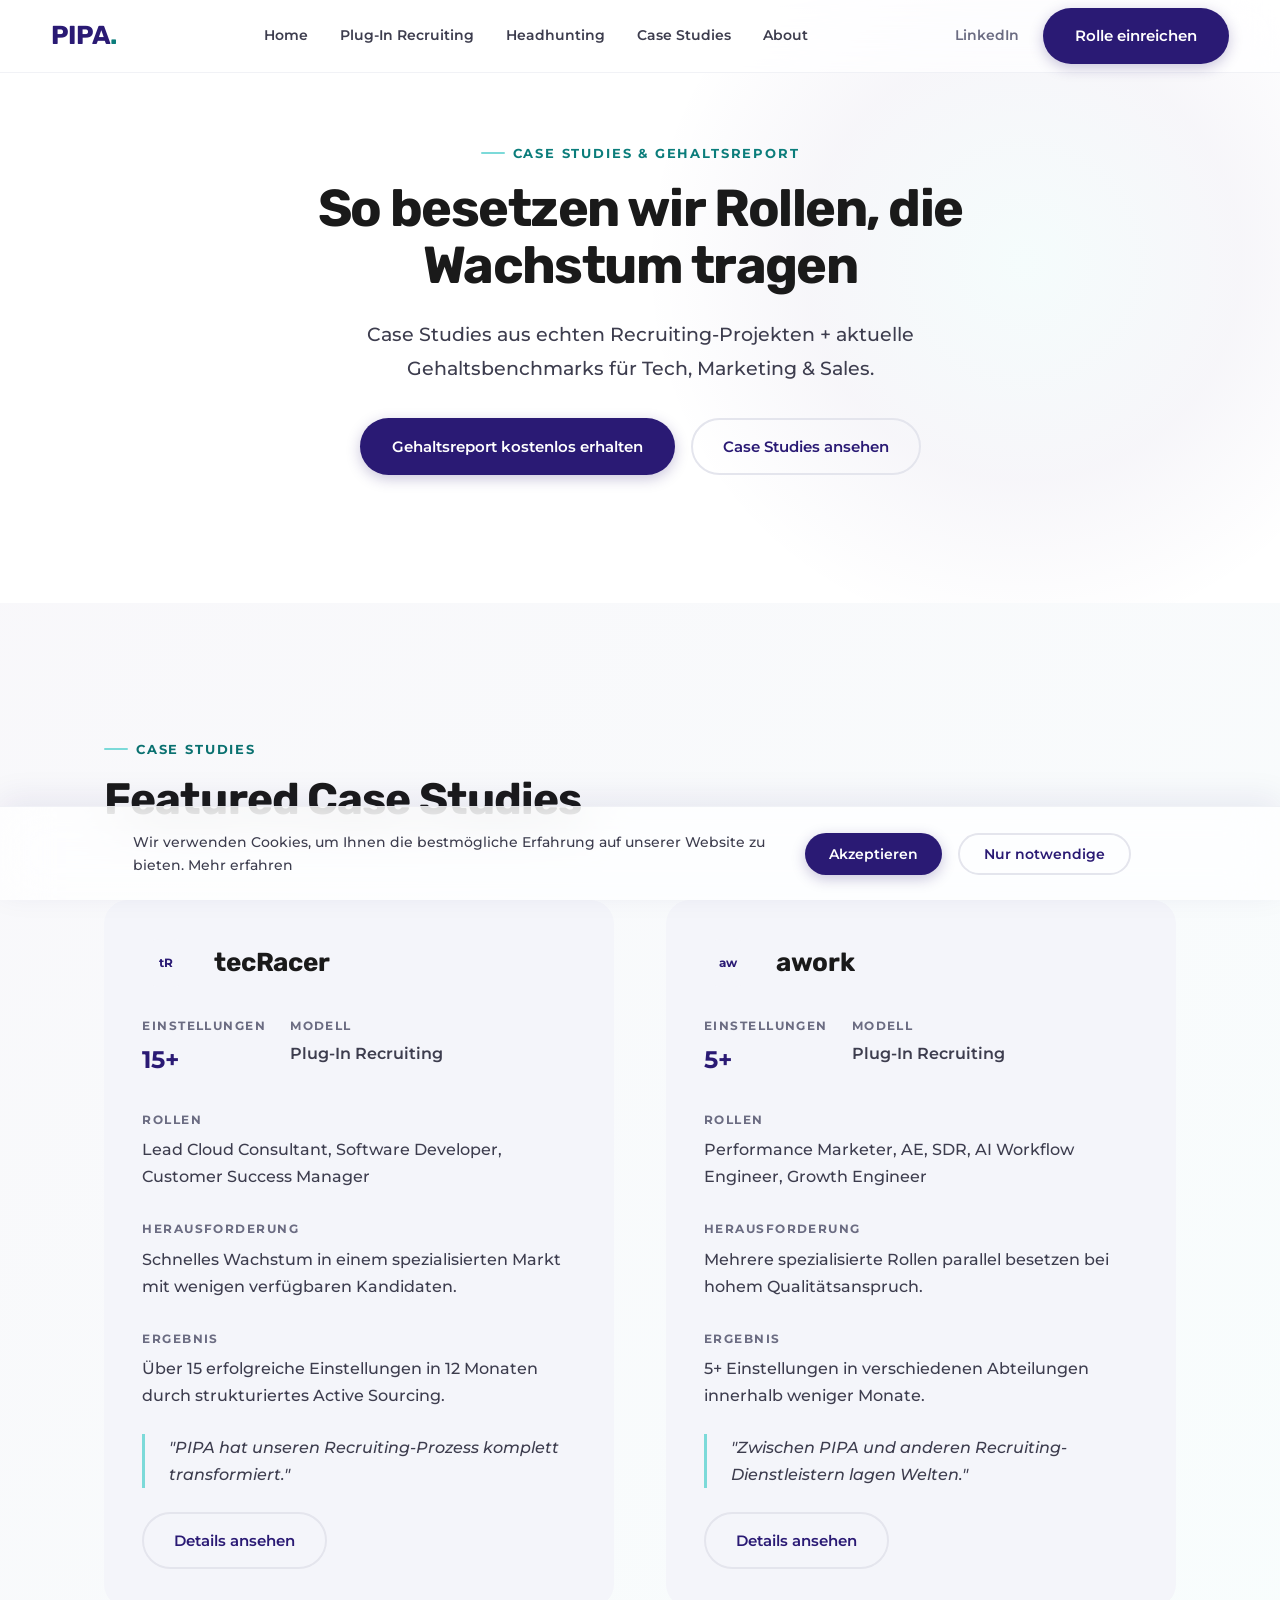
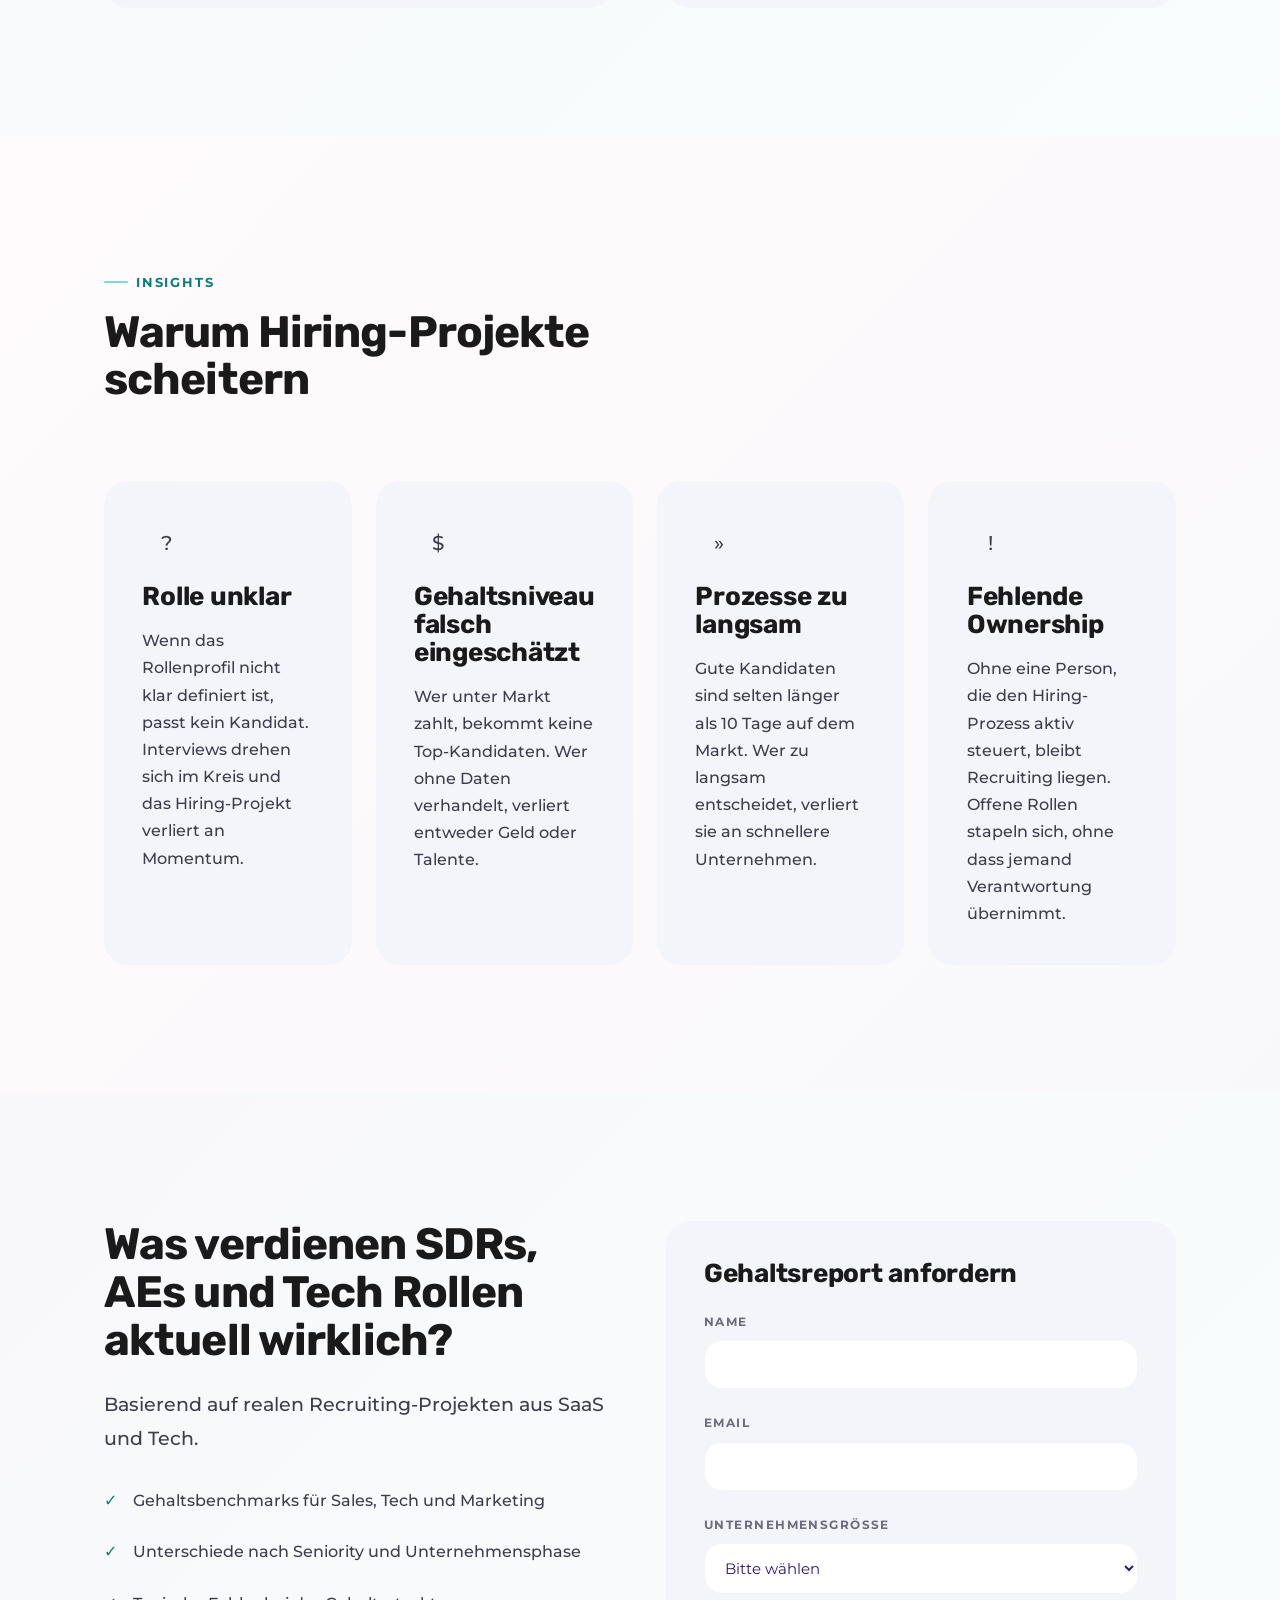
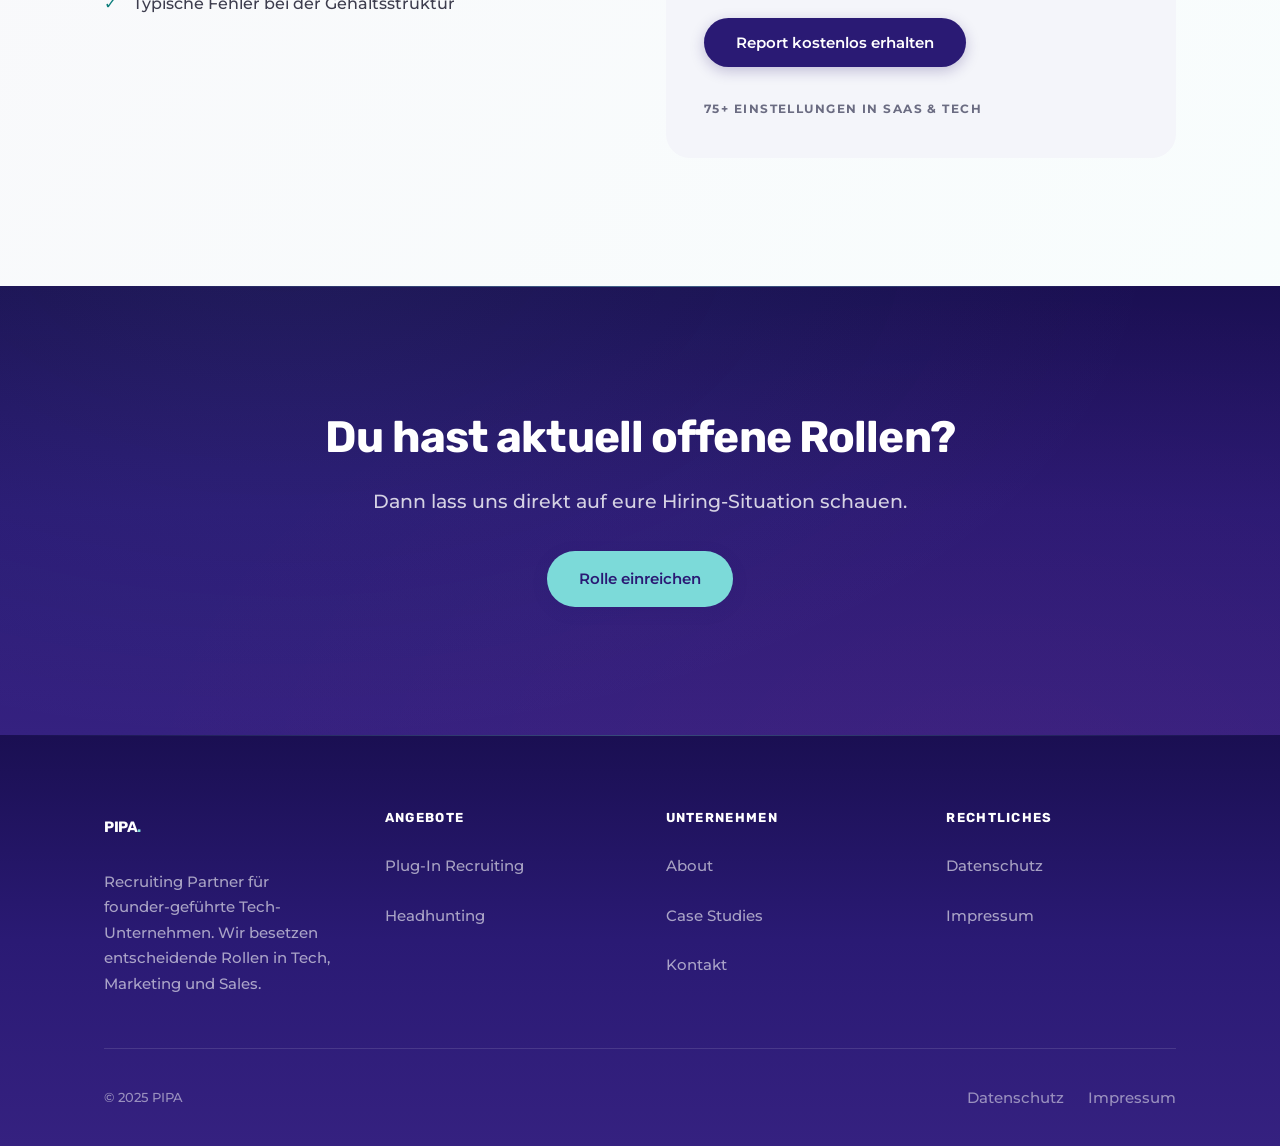
<file: case-studies.html>
<!DOCTYPE html>
<html lang="de">
<head>
  <meta charset="UTF-8">
  <meta name="viewport" content="width=device-width, initial-scale=1.0">
  <meta name="description" content="Case Studies aus echten Recruiting-Projekten und aktuelle Gehaltsbenchmarks für Tech, Marketing und Sales von PIPA.">
  <title>Case Studies & Gehaltsreport — PIPA</title>
  <link rel="preconnect" href="https://fonts.googleapis.com">
  <link rel="preconnect" href="https://fonts.gstatic.com" crossorigin>
  <link href="https://fonts.googleapis.com/css2?family=Rubik:wght@400;500;700&family=Montserrat:wght@400;500;600;700&display=swap" rel="stylesheet">
  <link rel="stylesheet" href="styles.css">
</head>
<body>
  <a href="#main-content" class="skip-link">Zum Inhalt springen</a>

  <!-- ========== HEADER ========== -->
  <header class="header" role="banner">
    <div class="header-inner">
      <a href="index.html" class="logo">PIPA<span>.</span></a>

      <nav class="nav-desktop" role="navigation" aria-label="Hauptnavigation">
        <a href="index.html">Home</a>
        <a href="plug-in-recruiting.html">Plug-In Recruiting</a>
        <a href="headhunting.html">Headhunting</a>
        <a href="case-studies.html">Case Studies</a>
        <a href="about.html">About</a>
      </nav>

      <div class="nav-right">
        <a href="https://www.linkedin.com/company/pipa" target="_blank" rel="noopener" class="nav-link-secondary" aria-label="LinkedIn">LinkedIn</a>
        <a href="#cta-form" class="btn-primary">Rolle einreichen</a>
      </div>

      <button class="burger" aria-label="Menü öffnen">
        <span></span>
        <span></span>
        <span></span>
      </button>
    </div>

    <nav class="mobile-nav" role="navigation" aria-label="Mobile Navigation">
      <a href="index.html">Home</a>
      <a href="plug-in-recruiting.html">Plug-In Recruiting</a>
      <a href="headhunting.html">Headhunting</a>
      <a href="case-studies.html">Case Studies</a>
      <a href="about.html">About</a>
      <a href="https://www.linkedin.com/company/pipa" target="_blank" rel="noopener">LinkedIn</a>
      <a href="#cta-form" class="btn-primary">Rolle einreichen</a>
    </nav>
  </header>

  <main id="main-content">

    <!-- ========== SECTION 1 — HERO ========== -->
    <section class="hero">
      <div class="container">
        <div class="fade-in" style="max-width: 780px; margin: 0 auto; text-align: center;">
          <span class="eyebrow">Case Studies & Gehaltsreport</span>
          <h1>So besetzen wir Rollen, die Wachstum tragen</h1>
          <p class="body-large" style="margin-top: var(--space-md); max-width: 640px; margin-left: auto; margin-right: auto;">Case Studies aus echten Recruiting-Projekten + aktuelle Gehaltsbenchmarks für Tech, Marketing & Sales.</p>
          <div class="btn-row" style="justify-content: center; margin-top: var(--space-lg);">
            <a href="#gehaltsreport" class="btn-primary">Gehaltsreport kostenlos erhalten</a>
            <a href="#cases" class="btn-secondary">Case Studies ansehen</a>
          </div>
        </div>
      </div>
    </section>

    <!-- ========== SECTION 2 — FEATURED CASE STUDIES ========== -->
    <section class="section-tinted" id="cases">
      <div class="container">
        <div class="fade-in">
          <div class="section-header-left">
            <span class="eyebrow">CASE STUDIES</span>
            <h2>Featured Case Studies</h2>
          </div>
          <div class="grid-2 stagger-children" style="margin-top: var(--space-xl); text-align: left;">

            <!-- Case Study 1: tecRacer -->
            <div class="card card-light" style="display: flex; flex-direction: column; gap: var(--space-md);">
              <div style="display: flex; align-items: center; gap: var(--space-md);">
                <div style="width: 48px; height: 48px; border-radius: var(--radius-md); background: var(--light-bg); display: flex; align-items: center; justify-content: center;">
                  <span style="font-weight: 700; font-size: 0.75rem; color: var(--primary);">tR</span>
                </div>
                <div>
                  <h3 style="margin-bottom: 0;">tecRacer</h3>
                </div>
              </div>

              <div style="display: flex; gap: var(--space-md); flex-wrap: wrap;">
                <div>
                  <span class="small-label" style="color: var(--muted);">Einstellungen</span>
                  <p style="font-size: 1.5rem; font-weight: 700; color: var(--primary); margin-top: 2px;">15+</p>
                </div>
                <div>
                  <span class="small-label" style="color: var(--muted);">Modell</span>
                  <p style="font-weight: 600; margin-top: 2px;">Plug-In Recruiting</p>
                </div>
              </div>

              <div>
                <span class="small-label" style="color: var(--muted);">Rollen</span>
                <p class="body-standard" style="margin-top: 4px;">Lead Cloud Consultant, Software Developer, Customer Success Manager</p>
              </div>

              <div>
                <span class="small-label" style="color: var(--muted);">Herausforderung</span>
                <p class="body-standard" style="margin-top: 4px;">Schnelles Wachstum in einem spezialisierten Markt mit wenigen verfügbaren Kandidaten.</p>
              </div>

              <div>
                <span class="small-label" style="color: var(--muted);">Ergebnis</span>
                <p class="body-standard" style="margin-top: 4px;">Über 15 erfolgreiche Einstellungen in 12 Monaten durch strukturiertes Active Sourcing.</p>
              </div>

              <blockquote style="border-left: 3px solid var(--accent); padding-left: var(--space-md); margin: 0; font-style: italic; color: var(--gray-dark);">
                "PIPA hat unseren Recruiting-Prozess komplett transformiert."
              </blockquote>

              <a href="#" class="btn-secondary" style="align-self: flex-start;">Details ansehen</a>
            </div>

            <!-- Case Study 2: awork -->
            <div class="card card-light" style="display: flex; flex-direction: column; gap: var(--space-md);">
              <div style="display: flex; align-items: center; gap: var(--space-md);">
                <div style="width: 48px; height: 48px; border-radius: var(--radius-md); background: var(--light-bg); display: flex; align-items: center; justify-content: center;">
                  <span style="font-weight: 700; font-size: 0.75rem; color: var(--primary);">aw</span>
                </div>
                <div>
                  <h3 style="margin-bottom: 0;">awork</h3>
                </div>
              </div>

              <div style="display: flex; gap: var(--space-md); flex-wrap: wrap;">
                <div>
                  <span class="small-label" style="color: var(--muted);">Einstellungen</span>
                  <p style="font-size: 1.5rem; font-weight: 700; color: var(--primary); margin-top: 2px;">5+</p>
                </div>
                <div>
                  <span class="small-label" style="color: var(--muted);">Modell</span>
                  <p style="font-weight: 600; margin-top: 2px;">Plug-In Recruiting</p>
                </div>
              </div>

              <div>
                <span class="small-label" style="color: var(--muted);">Rollen</span>
                <p class="body-standard" style="margin-top: 4px;">Performance Marketer, AE, SDR, AI Workflow Engineer, Growth Engineer</p>
              </div>

              <div>
                <span class="small-label" style="color: var(--muted);">Herausforderung</span>
                <p class="body-standard" style="margin-top: 4px;">Mehrere spezialisierte Rollen parallel besetzen bei hohem Qualitätsanspruch.</p>
              </div>

              <div>
                <span class="small-label" style="color: var(--muted);">Ergebnis</span>
                <p class="body-standard" style="margin-top: 4px;">5+ Einstellungen in verschiedenen Abteilungen innerhalb weniger Monate.</p>
              </div>

              <blockquote style="border-left: 3px solid var(--accent); padding-left: var(--space-md); margin: 0; font-style: italic; color: var(--gray-dark);">
                "Zwischen PIPA und anderen Recruiting-Dienstleistern lagen Welten."
              </blockquote>

              <a href="#" class="btn-secondary" style="align-self: flex-start;">Details ansehen</a>
            </div>

          </div>
        </div>
      </div>
    </section>

    <!-- ========== SECTION 3 — HIRING INSIGHTS ========== -->
    <section class="section-warm">
      <div class="container">
        <div class="fade-in-left">
          <div class="section-header-left">
            <span class="eyebrow">INSIGHTS</span>
            <h2>Warum Hiring-Projekte scheitern</h2>
          </div>
          <div class="grid-4 stagger-children" style="margin-top: var(--space-xl); text-align: left;">

            <div class="card card-light" style="display: flex; flex-direction: column; gap: var(--space-sm);">
              <div style="width: 48px; height: 48px; border-radius: var(--radius-md); background: var(--light-bg); display: flex; align-items: center; justify-content: center;">
                <span style="font-size: 1.25rem;">?</span>
              </div>
              <h3>Rolle unklar</h3>
              <p class="body-standard">Wenn das Rollenprofil nicht klar definiert ist, passt kein Kandidat. Interviews drehen sich im Kreis und das Hiring-Projekt verliert an Momentum.</p>
            </div>

            <div class="card card-light" style="display: flex; flex-direction: column; gap: var(--space-sm);">
              <div style="width: 48px; height: 48px; border-radius: var(--radius-md); background: var(--light-bg); display: flex; align-items: center; justify-content: center;">
                <span style="font-size: 1.25rem;">$</span>
              </div>
              <h3>Gehaltsniveau falsch eingeschätzt</h3>
              <p class="body-standard">Wer unter Markt zahlt, bekommt keine Top-Kandidaten. Wer ohne Daten verhandelt, verliert entweder Geld oder Talente.</p>
            </div>

            <div class="card card-light" style="display: flex; flex-direction: column; gap: var(--space-sm);">
              <div style="width: 48px; height: 48px; border-radius: var(--radius-md); background: var(--light-bg); display: flex; align-items: center; justify-content: center;">
                <span style="font-size: 1.25rem;">&raquo;</span>
              </div>
              <h3>Prozesse zu langsam</h3>
              <p class="body-standard">Gute Kandidaten sind selten länger als 10 Tage auf dem Markt. Wer zu langsam entscheidet, verliert sie an schnellere Unternehmen.</p>
            </div>

            <div class="card card-light" style="display: flex; flex-direction: column; gap: var(--space-sm);">
              <div style="width: 48px; height: 48px; border-radius: var(--radius-md); background: var(--light-bg); display: flex; align-items: center; justify-content: center;">
                <span style="font-size: 1.25rem;">!</span>
              </div>
              <h3>Fehlende Ownership</h3>
              <p class="body-standard">Ohne eine Person, die den Hiring-Prozess aktiv steuert, bleibt Recruiting liegen. Offene Rollen stapeln sich, ohne dass jemand Verantwortung übernimmt.</p>
            </div>

          </div>
        </div>
      </div>
    </section>

    <!-- ========== SECTION 4 — GEHALTSREPORT FUNNEL ========== -->
    <section class="section-tinted" id="gehaltsreport">
      <div class="container">
        <div class="fade-in">
          <div class="grid-2" style="align-items: start;">

            <!-- Left: Content -->
            <div>
              <h2>Was verdienen SDRs, AEs und Tech Rollen aktuell wirklich?</h2>
              <p class="body-large" style="margin-top: var(--space-md);">Basierend auf realen Recruiting-Projekten aus SaaS und Tech.</p>
              <ul style="margin-top: var(--space-lg); display: flex; flex-direction: column; gap: var(--space-md); list-style: none; padding: 0;">
                <li style="display: flex; align-items: flex-start; gap: var(--space-sm);">
                  <span style="color: var(--accent-text); font-weight: 700; flex-shrink: 0;">&#10003;</span>
                  <span class="body-standard">Gehaltsbenchmarks für Sales, Tech und Marketing</span>
                </li>
                <li style="display: flex; align-items: flex-start; gap: var(--space-sm);">
                  <span style="color: var(--accent-text); font-weight: 700; flex-shrink: 0;">&#10003;</span>
                  <span class="body-standard">Unterschiede nach Seniority und Unternehmensphase</span>
                </li>
                <li style="display: flex; align-items: flex-start; gap: var(--space-sm);">
                  <span style="color: var(--accent-text); font-weight: 700; flex-shrink: 0;">&#10003;</span>
                  <span class="body-standard">Typische Fehler bei der Gehaltsstruktur</span>
                </li>
              </ul>
            </div>

            <!-- Right: Form Card -->
            <div class="card card-light" style="display: flex; flex-direction: column; gap: var(--space-md);">
              <h3>Gehaltsreport anfordern</h3>

              <form style="display: flex; flex-direction: column; gap: var(--space-md);">
                <div>
                  <label for="report-name" class="small-label" style="display: block; margin-bottom: var(--space-xs); color: var(--muted);">Name</label>
                  <input type="text" id="report-name" name="name" required style="width: 100%; padding: 14px 16px; border-radius: var(--radius-md); border: 1px solid var(--light-bg); background: #fff; color: var(--primary); font-family: var(--font-body); font-size: 0.9375rem;">
                </div>

                <div>
                  <label for="report-email" class="small-label" style="display: block; margin-bottom: var(--space-xs); color: var(--muted);">Email</label>
                  <input type="email" id="report-email" name="email" required style="width: 100%; padding: 14px 16px; border-radius: var(--radius-md); border: 1px solid var(--light-bg); background: #fff; color: var(--primary); font-family: var(--font-body); font-size: 0.9375rem;">
                </div>

                <div>
                  <label for="report-size" class="small-label" style="display: block; margin-bottom: var(--space-xs); color: var(--muted);">Unternehmensgröße</label>
                  <select id="report-size" name="unternehmensgroesse" required style="width: 100%; padding: 14px 16px; border-radius: var(--radius-md); border: 1px solid var(--light-bg); background: #fff; color: var(--primary); font-family: var(--font-body); font-size: 0.9375rem;">
                    <option value="">Bitte wählen</option>
                    <option value="1-10">1–10</option>
                    <option value="11-50">11–50</option>
                    <option value="51-200">51–200</option>
                    <option value="200+">200+</option>
                  </select>
                </div>

                <button type="submit" class="btn-primary" style="align-self: flex-start;">Report kostenlos erhalten</button>
              </form>

              <p class="small-label" style="color: var(--muted); margin-top: var(--space-xs);">75+ Einstellungen in SaaS & Tech</p>
            </div>

          </div>
        </div>
      </div>
    </section>

    <!-- ========== SECTION 5 — SECONDARY CTA ========== -->
    <section class="section-dark" id="cta-form">
      <div class="container">
        <div class="fade-in text-center" style="max-width: 640px; margin: 0 auto;">
          <h2>Du hast aktuell offene Rollen?</h2>
          <p class="body-large" style="margin-top: var(--space-md); color: rgba(255,255,255,0.8);">Dann lass uns direkt auf eure Hiring-Situation schauen.</p>
          <div class="btn-row" style="justify-content: center; margin-top: var(--space-lg);">
            <a href="#cta-form" class="btn-primary" style="background: var(--accent); border-color: var(--accent); color: var(--primary);">Rolle einreichen</a>
          </div>
        </div>
      </div>
    </section>

  </main>

  <!-- ========== FOOTER ========== -->
  <footer class="footer" role="contentinfo">
    <div class="container">
      <div class="grid-4" style="gap: var(--space-xl);">

        <div>
          <a href="index.html" class="logo" style="color: #fff; display: inline-block; margin-bottom: var(--space-md);">PIPA<span>.</span></a>
          <p style="font-size: 0.9375rem; line-height: 1.7;">Recruiting Partner für founder-geführte Tech-Unternehmen. Wir besetzen entscheidende Rollen in Tech, Marketing und Sales.</p>
        </div>

        <div>
          <h4 style="color: #fff; margin-bottom: var(--space-md);">Angebote</h4>
          <ul style="display: flex; flex-direction: column; gap: var(--space-sm);">
            <li><a href="plug-in-recruiting.html" style="font-size: 0.9375rem; transition: color 0.2s;">Plug-In Recruiting</a></li>
            <li><a href="headhunting.html" style="font-size: 0.9375rem; transition: color 0.2s;">Headhunting</a></li>
          </ul>
        </div>

        <div>
          <h4 style="color: #fff; margin-bottom: var(--space-md);">Unternehmen</h4>
          <ul style="display: flex; flex-direction: column; gap: var(--space-sm);">
            <li><a href="about.html" style="font-size: 0.9375rem; transition: color 0.2s;">About</a></li>
            <li><a href="case-studies.html" style="font-size: 0.9375rem; transition: color 0.2s;">Case Studies</a></li>
            <li><a href="#cta-form" style="font-size: 0.9375rem; transition: color 0.2s;">Kontakt</a></li>
          </ul>
        </div>

        <div>
          <h4 style="color: #fff; margin-bottom: var(--space-md);">Rechtliches</h4>
          <ul style="display: flex; flex-direction: column; gap: var(--space-sm);">
            <li><a href="datenschutz.html" style="font-size: 0.9375rem; transition: color 0.2s;">Datenschutz</a></li>
            <li><a href="impressum.html" style="font-size: 0.9375rem; transition: color 0.2s;">Impressum</a></li>
          </ul>
        </div>

      </div>

      <div style="border-top: 1px solid rgba(255,255,255,0.12); margin-top: var(--space-xl); padding-top: var(--space-lg); display: flex; flex-wrap: wrap; justify-content: space-between; align-items: center; gap: var(--space-sm); font-size: 0.8125rem; color: rgba(255,255,255,0.5);">
        <p>&copy; 2025 PIPA</p>
        <div style="display: flex; gap: var(--space-md);">
          <a href="datenschutz.html" style="color: rgba(255,255,255,0.5); transition: color 0.2s;">Datenschutz</a>
          <a href="impressum.html" style="color: rgba(255,255,255,0.5); transition: color 0.2s;">Impressum</a>
        </div>
      </div>
    </div>
  </footer>

  <!-- Cookie Consent -->
  <div class="cookie-banner" id="cookie-banner" role="dialog" aria-label="Cookie-Einstellungen">
    <div class="cookie-banner-inner">
      <p>Wir verwenden Cookies, um Ihnen die bestmögliche Erfahrung auf unserer Website zu bieten. <a href="datenschutz.html">Mehr erfahren</a></p>
      <div class="cookie-banner-actions">
        <button class="btn-primary btn-sm" onclick="acceptCookies()">Akzeptieren</button>
        <button class="btn-secondary btn-sm" onclick="rejectCookies()">Nur notwendige</button>
      </div>
    </div>
  </div>

  <script src="script.js"></script>
</body>
</html>
</file>
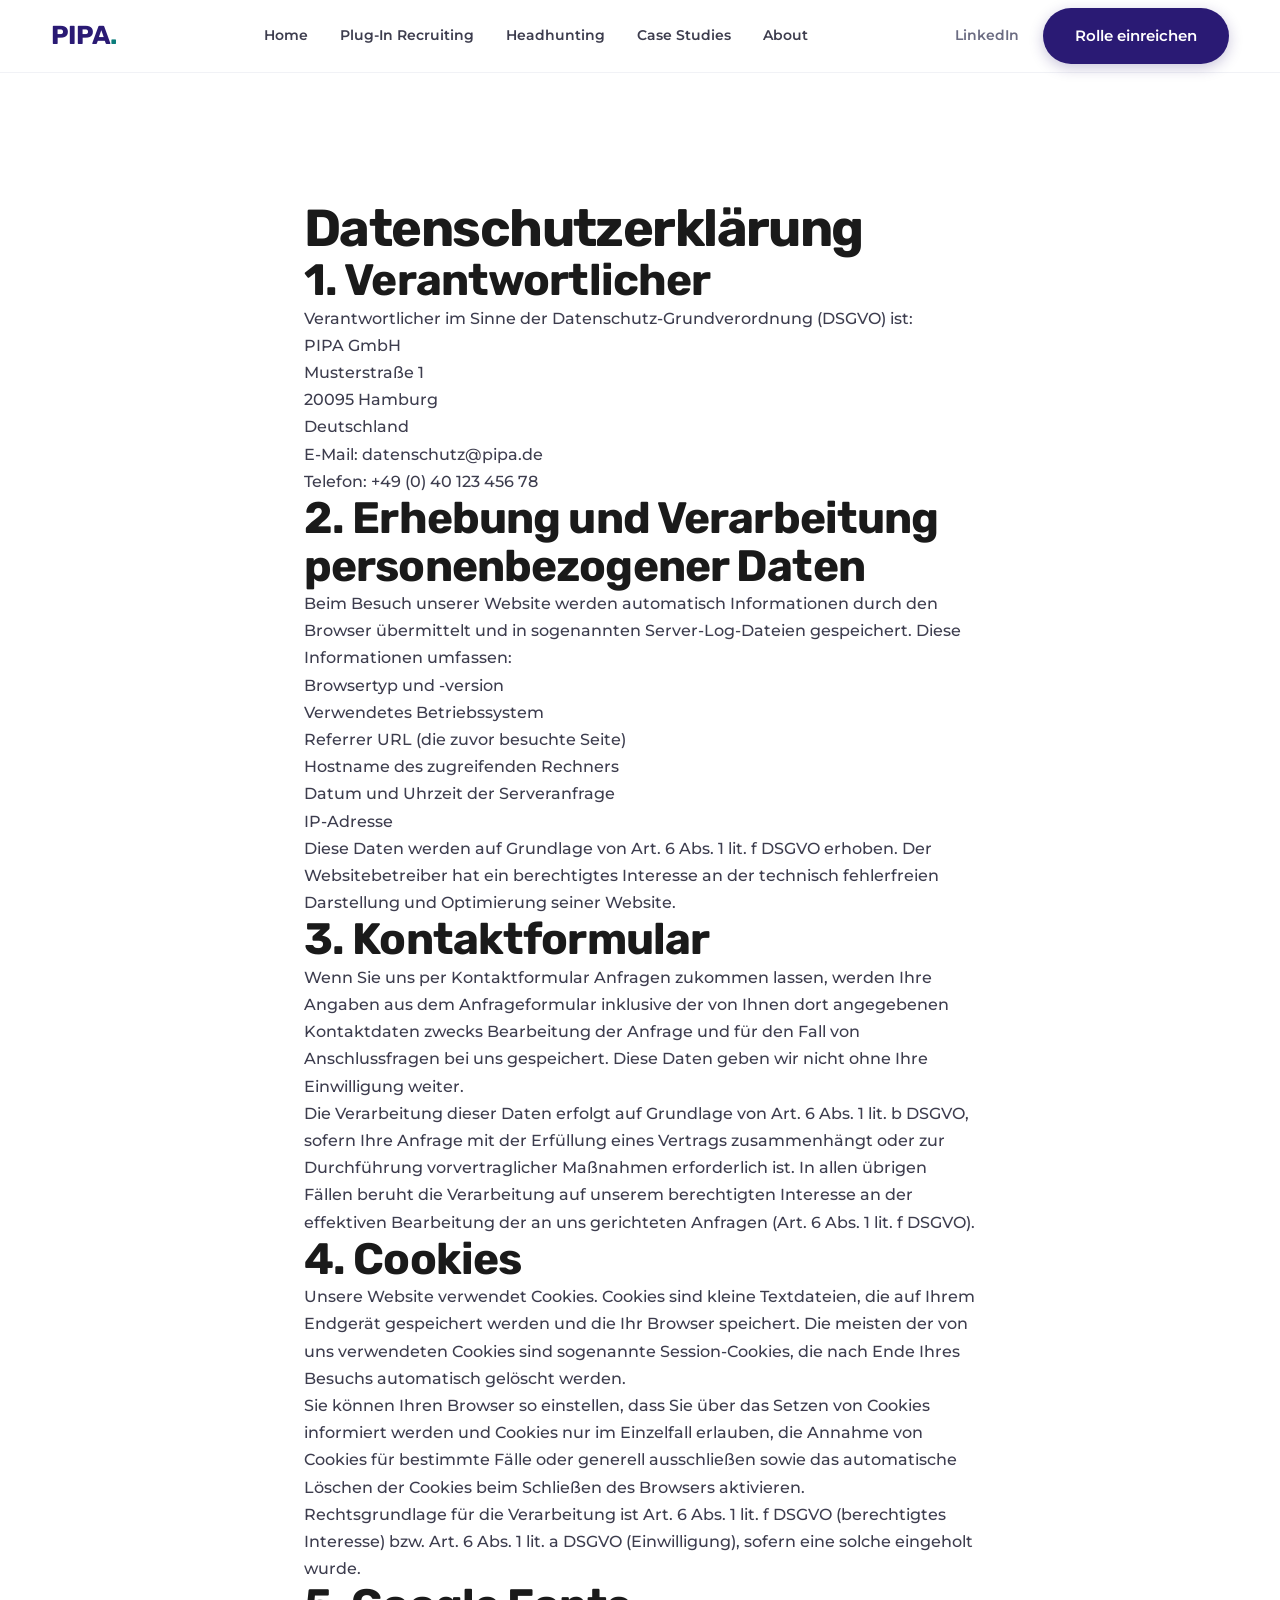
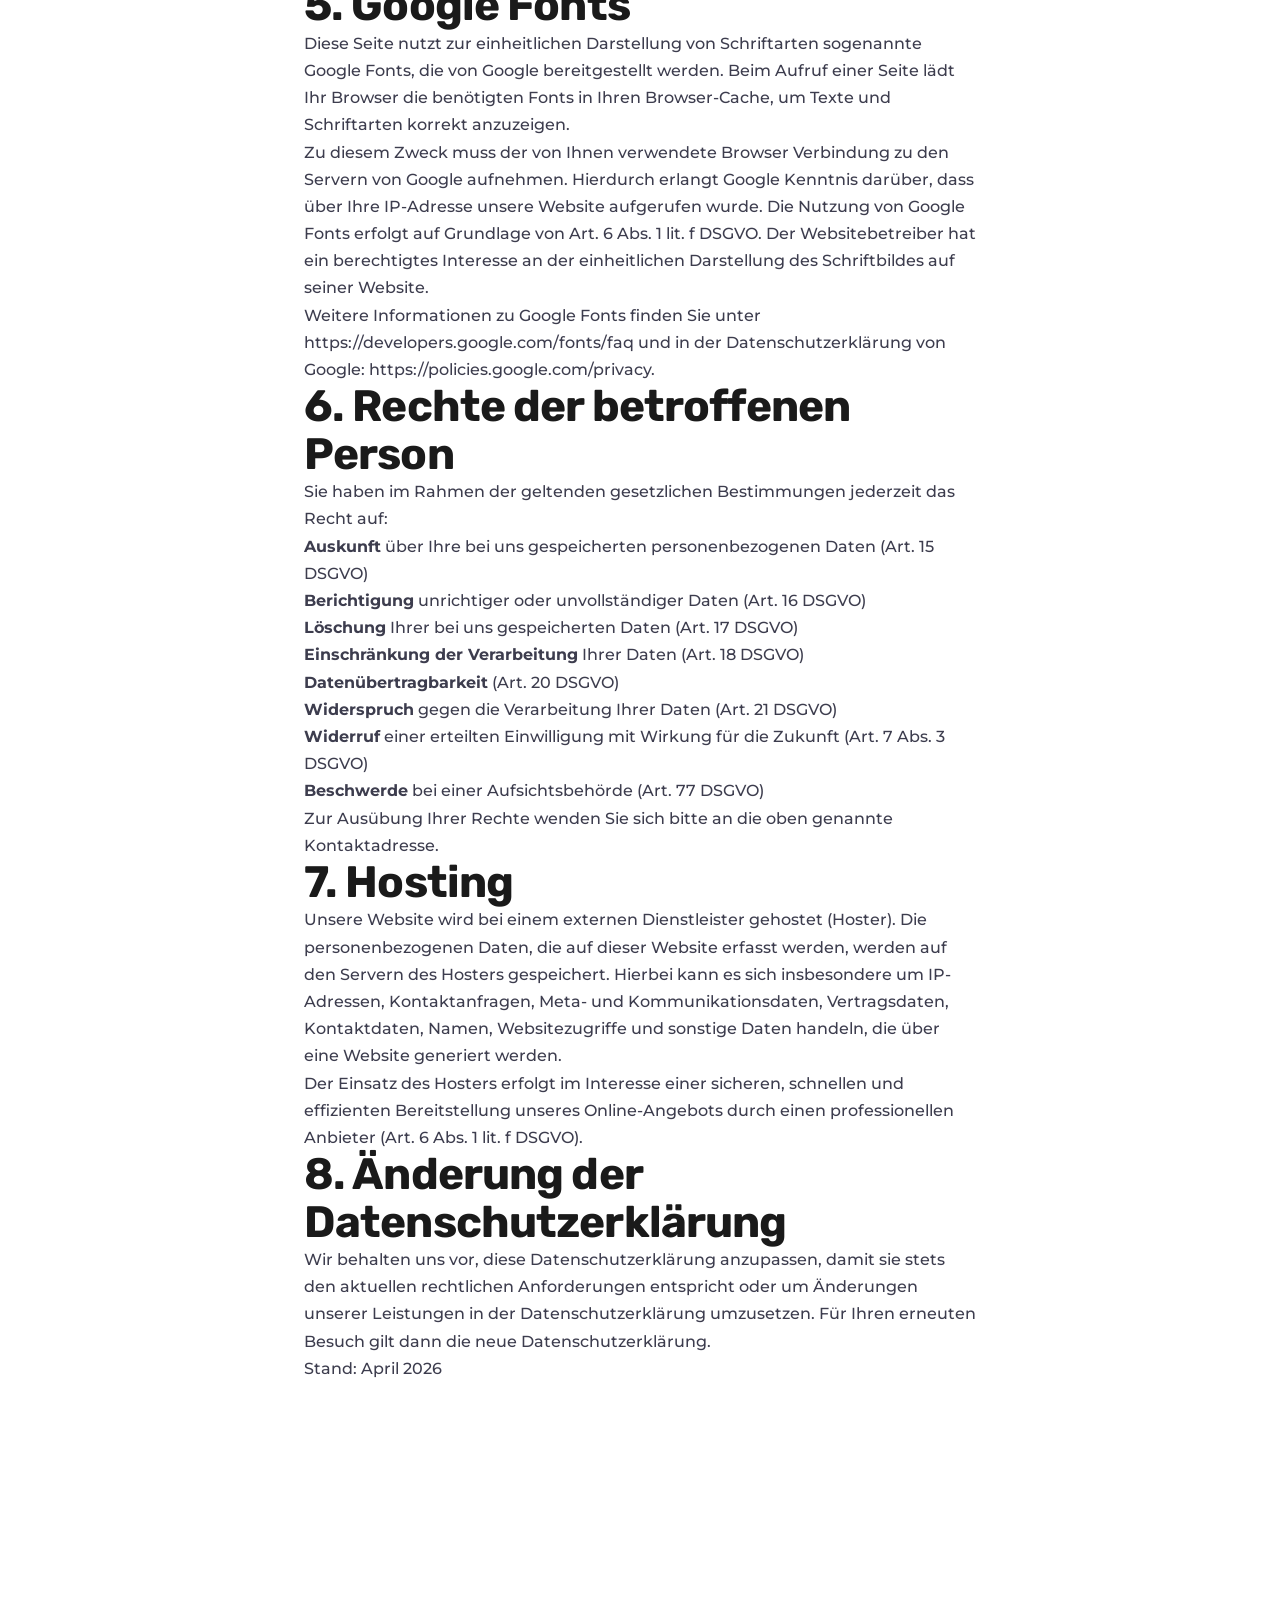
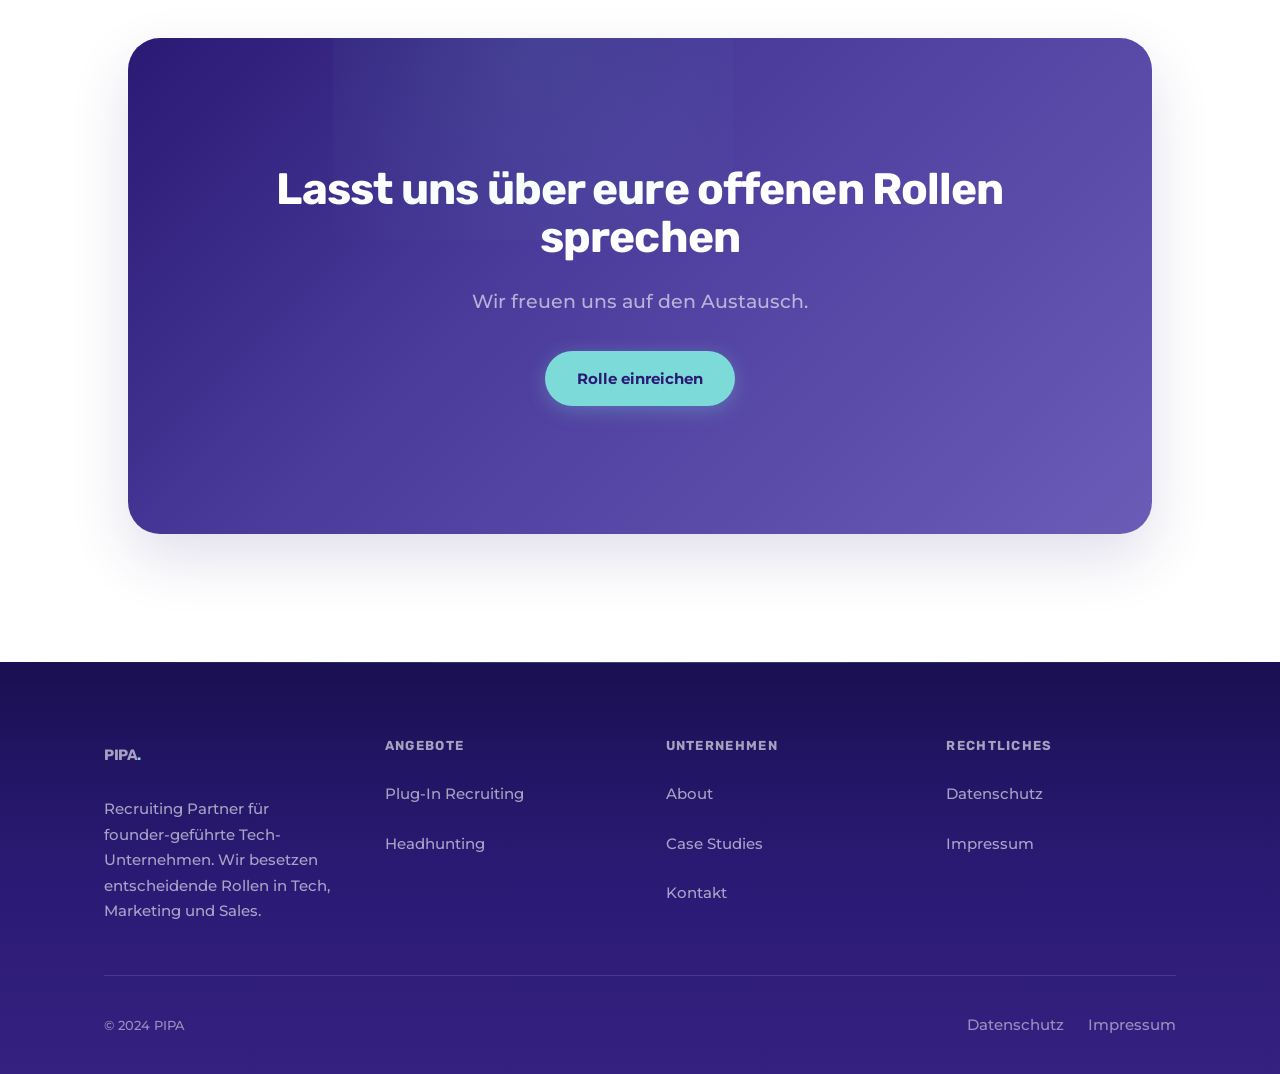
<file: datenschutz.html>
<!DOCTYPE html>
<html lang="de">
<head>
  <meta charset="UTF-8">
  <meta name="viewport" content="width=device-width, initial-scale=1.0">
  <meta name="description" content="Datenschutzerklärung der PIPA GmbH — Informationen zum Schutz Ihrer personenbezogenen Daten.">
  <title>PIPA — Datenschutzerklärung</title>
  <link rel="preconnect" href="https://fonts.googleapis.com">
  <link rel="preconnect" href="https://fonts.gstatic.com" crossorigin>
  <link href="https://fonts.googleapis.com/css2?family=Rubik:wght@400;500;700&family=Montserrat:wght@400;500;600;700&display=swap" rel="stylesheet">
  <link rel="stylesheet" href="styles.css">
</head>
<body>

  <!-- ========== HEADER ========== -->
  <header class="header">
    <div class="header-inner">
      <a href="index.html" class="logo">PIPA<span>.</span></a>

      <nav class="nav-desktop">
        <a href="index.html">Home</a>
        <a href="plug-in-recruiting.html">Plug-In Recruiting</a>
        <a href="headhunting.html">Headhunting</a>
        <a href="case-studies.html">Case Studies</a>
        <a href="about.html">About</a>
      </nav>

      <div class="nav-right">
        <a href="https://www.linkedin.com/company/pipa" target="_blank" rel="noopener" class="nav-link-secondary" aria-label="LinkedIn">LinkedIn</a>
        <a href="#cta" class="btn-primary">Rolle einreichen</a>
      </div>

      <button class="burger" aria-label="Menü öffnen">
        <span></span>
        <span></span>
        <span></span>
      </button>
    </div>

    <nav class="mobile-nav">
      <a href="index.html">Home</a>
      <a href="plug-in-recruiting.html">Plug-In Recruiting</a>
      <a href="headhunting.html">Headhunting</a>
      <a href="case-studies.html">Case Studies</a>
      <a href="about.html">About</a>
      <a href="https://www.linkedin.com/company/pipa" target="_blank" rel="noopener">LinkedIn</a>
      <a href="#cta" class="btn-primary">Rolle einreichen</a>
    </nav>
  </header>

  <div class="page-spacer"></div>

  <main role="main">

    <section>
      <div class="container" style="max-width: 800px;">

        <h1>Datenschutzerklärung</h1>

        <h2>1. Verantwortlicher</h2>
        <p>Verantwortlicher im Sinne der Datenschutz-Grundverordnung (DSGVO) ist:</p>
        <p>
          PIPA GmbH<br>
          Musterstraße 1<br>
          20095 Hamburg<br>
          Deutschland
        </p>
        <p>
          E-Mail: datenschutz@pipa.de<br>
          Telefon: +49 (0) 40 123 456 78
        </p>

        <h2>2. Erhebung und Verarbeitung personenbezogener Daten</h2>
        <p>Beim Besuch unserer Website werden automatisch Informationen durch den Browser übermittelt und in sogenannten Server-Log-Dateien gespeichert. Diese Informationen umfassen:</p>
        <ul>
          <li>Browsertyp und -version</li>
          <li>Verwendetes Betriebssystem</li>
          <li>Referrer URL (die zuvor besuchte Seite)</li>
          <li>Hostname des zugreifenden Rechners</li>
          <li>Datum und Uhrzeit der Serveranfrage</li>
          <li>IP-Adresse</li>
        </ul>
        <p>Diese Daten werden auf Grundlage von Art. 6 Abs. 1 lit. f DSGVO erhoben. Der Websitebetreiber hat ein berechtigtes Interesse an der technisch fehlerfreien Darstellung und Optimierung seiner Website.</p>

        <h2>3. Kontaktformular</h2>
        <p>Wenn Sie uns per Kontaktformular Anfragen zukommen lassen, werden Ihre Angaben aus dem Anfrageformular inklusive der von Ihnen dort angegebenen Kontaktdaten zwecks Bearbeitung der Anfrage und für den Fall von Anschlussfragen bei uns gespeichert. Diese Daten geben wir nicht ohne Ihre Einwilligung weiter.</p>
        <p>Die Verarbeitung dieser Daten erfolgt auf Grundlage von Art. 6 Abs. 1 lit. b DSGVO, sofern Ihre Anfrage mit der Erfüllung eines Vertrags zusammenhängt oder zur Durchführung vorvertraglicher Maßnahmen erforderlich ist. In allen übrigen Fällen beruht die Verarbeitung auf unserem berechtigten Interesse an der effektiven Bearbeitung der an uns gerichteten Anfragen (Art. 6 Abs. 1 lit. f DSGVO).</p>

        <h2>4. Cookies</h2>
        <p>Unsere Website verwendet Cookies. Cookies sind kleine Textdateien, die auf Ihrem Endgerät gespeichert werden und die Ihr Browser speichert. Die meisten der von uns verwendeten Cookies sind sogenannte Session-Cookies, die nach Ende Ihres Besuchs automatisch gelöscht werden.</p>
        <p>Sie können Ihren Browser so einstellen, dass Sie über das Setzen von Cookies informiert werden und Cookies nur im Einzelfall erlauben, die Annahme von Cookies für bestimmte Fälle oder generell ausschließen sowie das automatische Löschen der Cookies beim Schließen des Browsers aktivieren.</p>
        <p>Rechtsgrundlage für die Verarbeitung ist Art. 6 Abs. 1 lit. f DSGVO (berechtigtes Interesse) bzw. Art. 6 Abs. 1 lit. a DSGVO (Einwilligung), sofern eine solche eingeholt wurde.</p>

        <h2>5. Google Fonts</h2>
        <p>Diese Seite nutzt zur einheitlichen Darstellung von Schriftarten sogenannte Google Fonts, die von Google bereitgestellt werden. Beim Aufruf einer Seite lädt Ihr Browser die benötigten Fonts in Ihren Browser-Cache, um Texte und Schriftarten korrekt anzuzeigen.</p>
        <p>Zu diesem Zweck muss der von Ihnen verwendete Browser Verbindung zu den Servern von Google aufnehmen. Hierdurch erlangt Google Kenntnis darüber, dass über Ihre IP-Adresse unsere Website aufgerufen wurde. Die Nutzung von Google Fonts erfolgt auf Grundlage von Art. 6 Abs. 1 lit. f DSGVO. Der Websitebetreiber hat ein berechtigtes Interesse an der einheitlichen Darstellung des Schriftbildes auf seiner Website.</p>
        <p>Weitere Informationen zu Google Fonts finden Sie unter <a href="https://developers.google.com/fonts/faq" target="_blank" rel="noopener">https://developers.google.com/fonts/faq</a> und in der Datenschutzerklärung von Google: <a href="https://policies.google.com/privacy" target="_blank" rel="noopener">https://policies.google.com/privacy</a>.</p>

        <h2>6. Rechte der betroffenen Person</h2>
        <p>Sie haben im Rahmen der geltenden gesetzlichen Bestimmungen jederzeit das Recht auf:</p>
        <ul>
          <li><strong>Auskunft</strong> über Ihre bei uns gespeicherten personenbezogenen Daten (Art. 15 DSGVO)</li>
          <li><strong>Berichtigung</strong> unrichtiger oder unvollständiger Daten (Art. 16 DSGVO)</li>
          <li><strong>Löschung</strong> Ihrer bei uns gespeicherten Daten (Art. 17 DSGVO)</li>
          <li><strong>Einschränkung der Verarbeitung</strong> Ihrer Daten (Art. 18 DSGVO)</li>
          <li><strong>Datenübertragbarkeit</strong> (Art. 20 DSGVO)</li>
          <li><strong>Widerspruch</strong> gegen die Verarbeitung Ihrer Daten (Art. 21 DSGVO)</li>
          <li><strong>Widerruf</strong> einer erteilten Einwilligung mit Wirkung für die Zukunft (Art. 7 Abs. 3 DSGVO)</li>
          <li><strong>Beschwerde</strong> bei einer Aufsichtsbehörde (Art. 77 DSGVO)</li>
        </ul>
        <p>Zur Ausübung Ihrer Rechte wenden Sie sich bitte an die oben genannte Kontaktadresse.</p>

        <h2>7. Hosting</h2>
        <p>Unsere Website wird bei einem externen Dienstleister gehostet (Hoster). Die personenbezogenen Daten, die auf dieser Website erfasst werden, werden auf den Servern des Hosters gespeichert. Hierbei kann es sich insbesondere um IP-Adressen, Kontaktanfragen, Meta- und Kommunikationsdaten, Vertragsdaten, Kontaktdaten, Namen, Websitezugriffe und sonstige Daten handeln, die über eine Website generiert werden.</p>
        <p>Der Einsatz des Hosters erfolgt im Interesse einer sicheren, schnellen und effizienten Bereitstellung unseres Online-Angebots durch einen professionellen Anbieter (Art. 6 Abs. 1 lit. f DSGVO).</p>

        <h2>8. Änderung der Datenschutzerklärung</h2>
        <p>Wir behalten uns vor, diese Datenschutzerklärung anzupassen, damit sie stets den aktuellen rechtlichen Anforderungen entspricht oder um Änderungen unserer Leistungen in der Datenschutzerklärung umzusetzen. Für Ihren erneuten Besuch gilt dann die neue Datenschutzerklärung.</p>
        <p>Stand: April 2026</p>

      </div>
    </section>

    <!-- ========== CTA ========== -->
    <section id="cta">
      <div class="container">
        <div class="cta-section fade-in">
          <h2>Lasst uns über eure offenen Rollen sprechen</h2>
          <p class="body-large">Wir freuen uns auf den Austausch.</p>
          <a href="index.html#cta-form" class="btn-primary">Rolle einreichen</a>
        </div>
      </div>
    </section>

  </main>

  <!-- ========== FOOTER ========== -->
  <footer class="footer">
    <div class="container">
      <div class="grid-4" style="gap: var(--space-xl);">

        <div>
          <a href="index.html" class="logo" style="color: var(--white); display: inline-block; margin-bottom: var(--space-md);">PIPA<span>.</span></a>
          <p style="font-size: 0.9375rem; line-height: 1.7;">Recruiting Partner für founder-geführte Tech-Unternehmen. Wir besetzen entscheidende Rollen in Tech, Marketing und Sales.</p>
        </div>

        <div>
          <h4 style="color: var(--white); margin-bottom: var(--space-md);">Angebote</h4>
          <ul style="display: flex; flex-direction: column; gap: var(--space-sm);">
            <li><a href="plug-in-recruiting.html" style="font-size: 0.9375rem; transition: color 0.2s;">Plug-In Recruiting</a></li>
            <li><a href="headhunting.html" style="font-size: 0.9375rem; transition: color 0.2s;">Headhunting</a></li>
          </ul>
        </div>

        <div>
          <h4 style="color: var(--white); margin-bottom: var(--space-md);">Unternehmen</h4>
          <ul style="display: flex; flex-direction: column; gap: var(--space-sm);">
            <li><a href="about.html" style="font-size: 0.9375rem; transition: color 0.2s;">About</a></li>
            <li><a href="case-studies.html" style="font-size: 0.9375rem; transition: color 0.2s;">Case Studies</a></li>
            <li><a href="index.html#cta-form" style="font-size: 0.9375rem; transition: color 0.2s;">Kontakt</a></li>
          </ul>
        </div>

        <div>
          <h4 style="color: var(--white); margin-bottom: var(--space-md);">Rechtliches</h4>
          <ul style="display: flex; flex-direction: column; gap: var(--space-sm);">
            <li><a href="datenschutz.html" style="font-size: 0.9375rem; transition: color 0.2s;">Datenschutz</a></li>
            <li><a href="impressum.html" style="font-size: 0.9375rem; transition: color 0.2s;">Impressum</a></li>
          </ul>
        </div>

      </div>

      <div style="border-top: 1px solid rgba(255,255,255,0.12); margin-top: var(--space-xl); padding-top: var(--space-lg); display: flex; flex-wrap: wrap; justify-content: space-between; align-items: center; gap: var(--space-sm); font-size: 0.8125rem; color: rgba(255,255,255,0.5);">
        <p>&copy; 2024 PIPA</p>
        <div style="display: flex; gap: var(--space-md);">
          <a href="datenschutz.html" style="color: rgba(255,255,255,0.5); transition: color 0.2s;">Datenschutz</a>
          <a href="impressum.html" style="color: rgba(255,255,255,0.5); transition: color 0.2s;">Impressum</a>
        </div>
      </div>
    </div>
  </footer>

  <script src="script.js"></script>
</body>
</html>
</file>
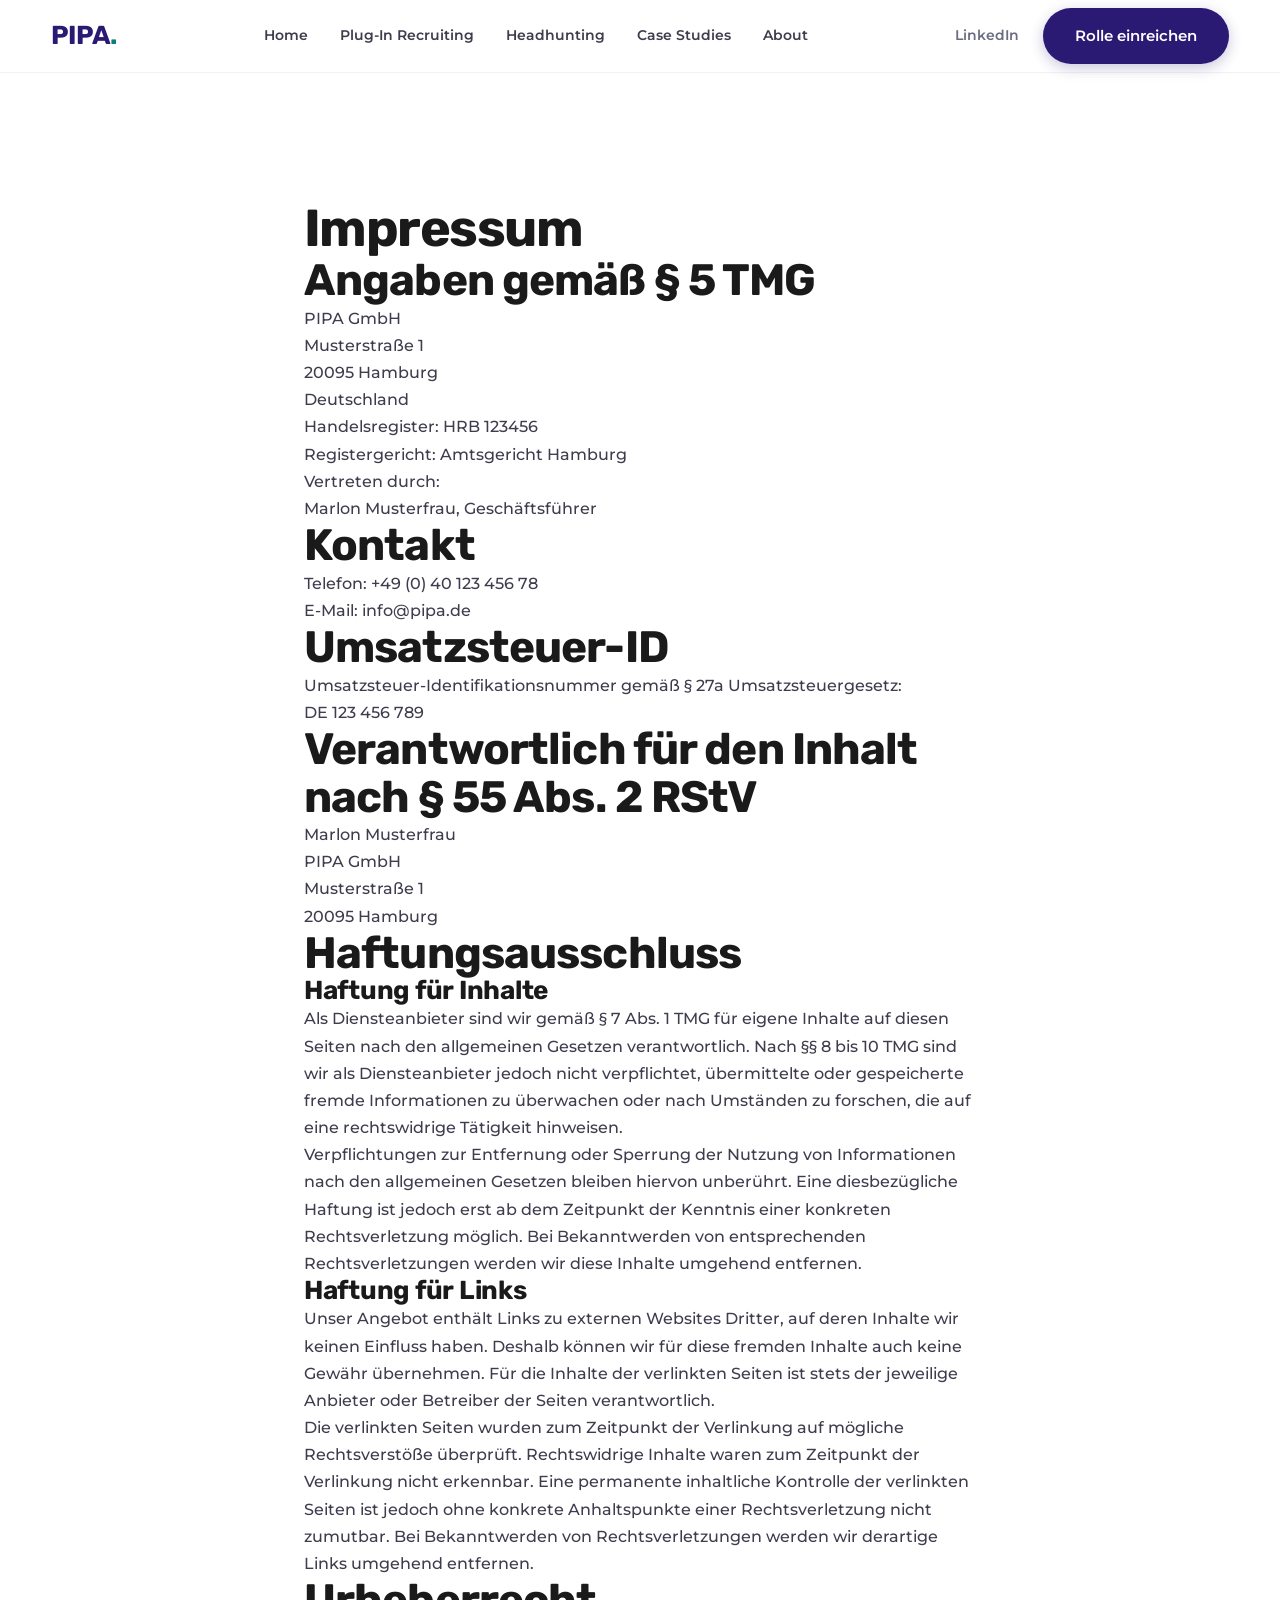
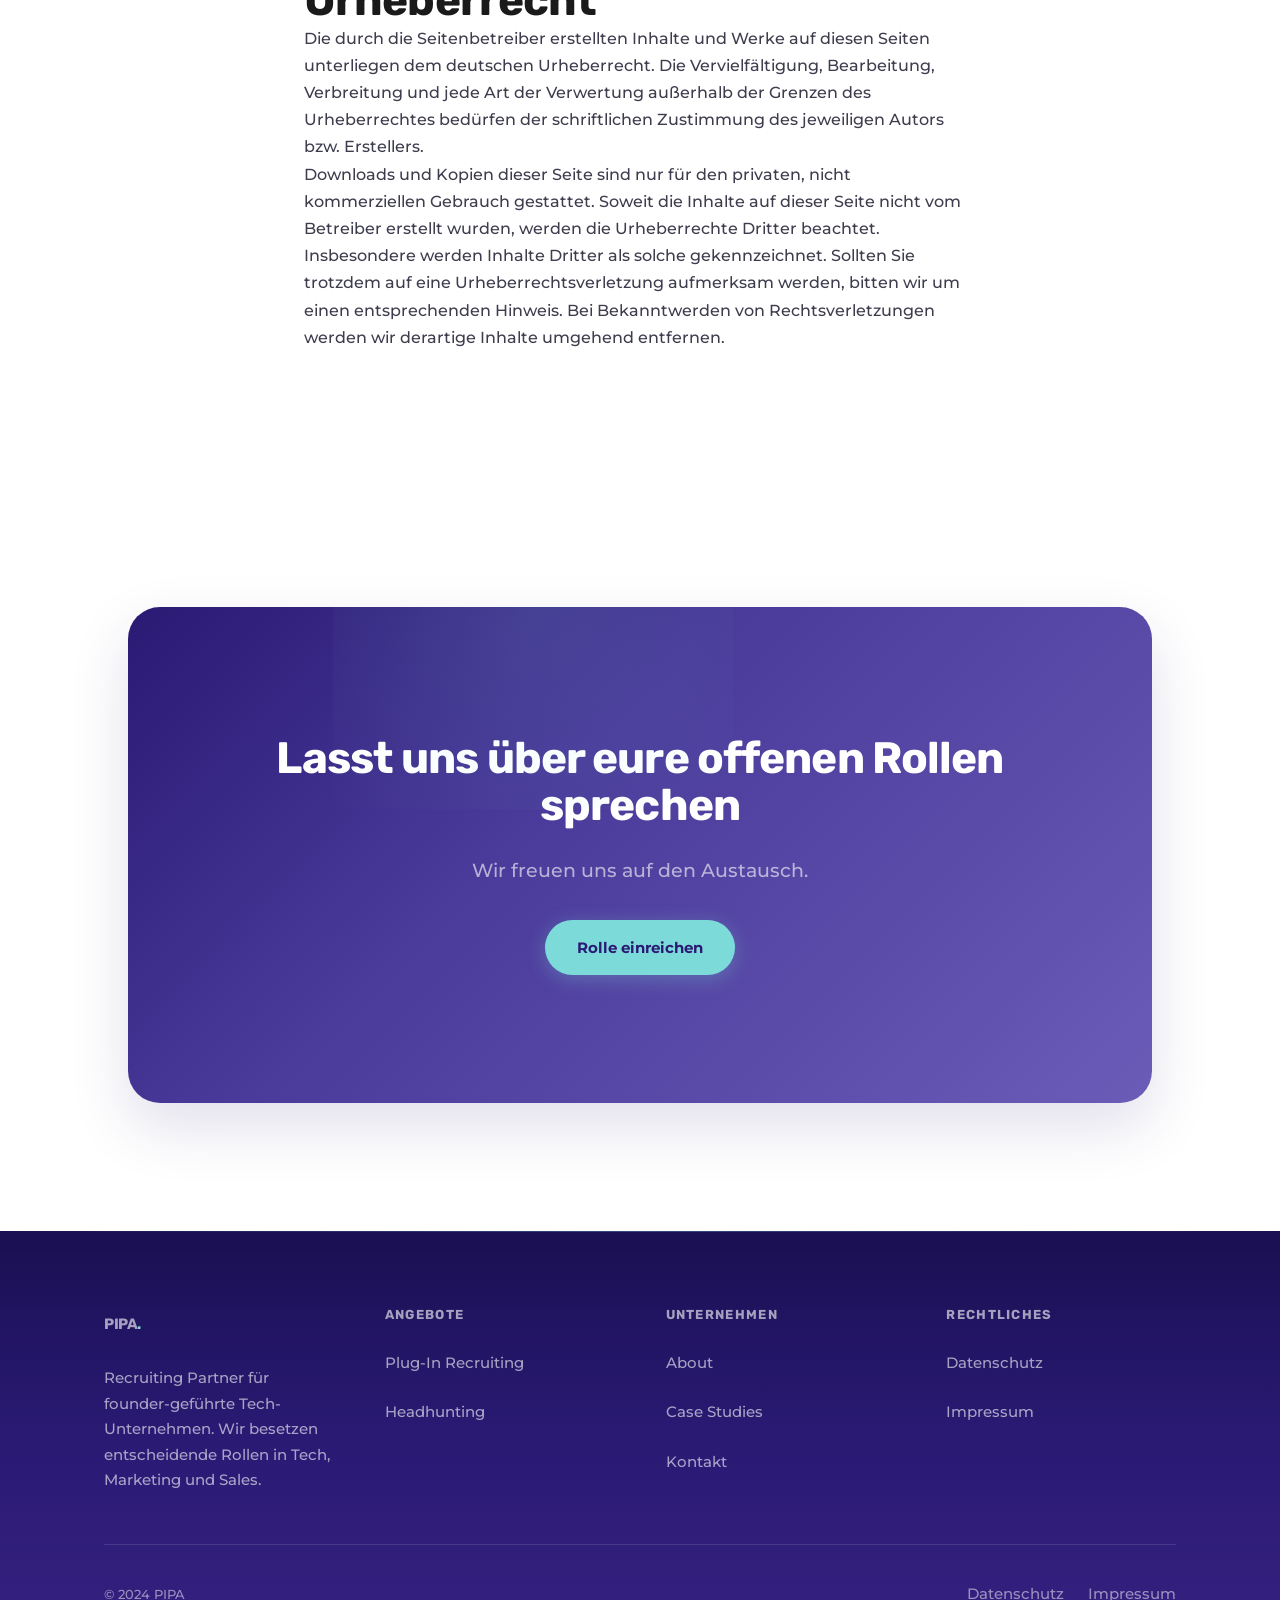
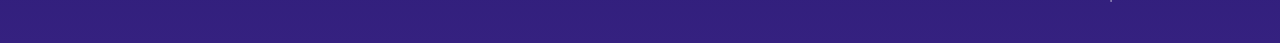
<file: impressum.html>
<!DOCTYPE html>
<html lang="de">
<head>
  <meta charset="UTF-8">
  <meta name="viewport" content="width=device-width, initial-scale=1.0">
  <meta name="description" content="Impressum der PIPA GmbH — Angaben gemäß § 5 TMG.">
  <title>PIPA — Impressum</title>
  <link rel="preconnect" href="https://fonts.googleapis.com">
  <link rel="preconnect" href="https://fonts.gstatic.com" crossorigin>
  <link href="https://fonts.googleapis.com/css2?family=Rubik:wght@400;500;700&family=Montserrat:wght@400;500;600;700&display=swap" rel="stylesheet">
  <link rel="stylesheet" href="styles.css">
</head>
<body>

  <!-- ========== HEADER ========== -->
  <header class="header">
    <div class="header-inner">
      <a href="index.html" class="logo">PIPA<span>.</span></a>

      <nav class="nav-desktop">
        <a href="index.html">Home</a>
        <a href="plug-in-recruiting.html">Plug-In Recruiting</a>
        <a href="headhunting.html">Headhunting</a>
        <a href="case-studies.html">Case Studies</a>
        <a href="about.html">About</a>
      </nav>

      <div class="nav-right">
        <a href="https://www.linkedin.com/company/pipa" target="_blank" rel="noopener" class="nav-link-secondary" aria-label="LinkedIn">LinkedIn</a>
        <a href="#cta" class="btn-primary">Rolle einreichen</a>
      </div>

      <button class="burger" aria-label="Menü öffnen">
        <span></span>
        <span></span>
        <span></span>
      </button>
    </div>

    <nav class="mobile-nav">
      <a href="index.html">Home</a>
      <a href="plug-in-recruiting.html">Plug-In Recruiting</a>
      <a href="headhunting.html">Headhunting</a>
      <a href="case-studies.html">Case Studies</a>
      <a href="about.html">About</a>
      <a href="https://www.linkedin.com/company/pipa" target="_blank" rel="noopener">LinkedIn</a>
      <a href="#cta" class="btn-primary">Rolle einreichen</a>
    </nav>
  </header>

  <div class="page-spacer"></div>

  <main role="main">

    <section>
      <div class="container" style="max-width: 800px;">

        <h1>Impressum</h1>

        <h2>Angaben gemäß § 5 TMG</h2>
        <p>
          PIPA GmbH<br>
          Musterstraße 1<br>
          20095 Hamburg<br>
          Deutschland
        </p>
        <p>
          Handelsregister: HRB 123456<br>
          Registergericht: Amtsgericht Hamburg
        </p>
        <p>
          Vertreten durch:<br>
          Marlon Musterfrau, Geschäftsführer
        </p>

        <h2>Kontakt</h2>
        <p>
          Telefon: +49 (0) 40 123 456 78<br>
          E-Mail: info@pipa.de
        </p>

        <h2>Umsatzsteuer-ID</h2>
        <p>Umsatzsteuer-Identifikationsnummer gemäß § 27a Umsatzsteuergesetz:</p>
        <p>DE 123 456 789</p>

        <h2>Verantwortlich für den Inhalt nach § 55 Abs. 2 RStV</h2>
        <p>
          Marlon Musterfrau<br>
          PIPA GmbH<br>
          Musterstraße 1<br>
          20095 Hamburg
        </p>

        <h2>Haftungsausschluss</h2>

        <h3>Haftung für Inhalte</h3>
        <p>Als Diensteanbieter sind wir gemäß § 7 Abs. 1 TMG für eigene Inhalte auf diesen Seiten nach den allgemeinen Gesetzen verantwortlich. Nach §§ 8 bis 10 TMG sind wir als Diensteanbieter jedoch nicht verpflichtet, übermittelte oder gespeicherte fremde Informationen zu überwachen oder nach Umständen zu forschen, die auf eine rechtswidrige Tätigkeit hinweisen.</p>
        <p>Verpflichtungen zur Entfernung oder Sperrung der Nutzung von Informationen nach den allgemeinen Gesetzen bleiben hiervon unberührt. Eine diesbezügliche Haftung ist jedoch erst ab dem Zeitpunkt der Kenntnis einer konkreten Rechtsverletzung möglich. Bei Bekanntwerden von entsprechenden Rechtsverletzungen werden wir diese Inhalte umgehend entfernen.</p>

        <h3>Haftung für Links</h3>
        <p>Unser Angebot enthält Links zu externen Websites Dritter, auf deren Inhalte wir keinen Einfluss haben. Deshalb können wir für diese fremden Inhalte auch keine Gewähr übernehmen. Für die Inhalte der verlinkten Seiten ist stets der jeweilige Anbieter oder Betreiber der Seiten verantwortlich.</p>
        <p>Die verlinkten Seiten wurden zum Zeitpunkt der Verlinkung auf mögliche Rechtsverstöße überprüft. Rechtswidrige Inhalte waren zum Zeitpunkt der Verlinkung nicht erkennbar. Eine permanente inhaltliche Kontrolle der verlinkten Seiten ist jedoch ohne konkrete Anhaltspunkte einer Rechtsverletzung nicht zumutbar. Bei Bekanntwerden von Rechtsverletzungen werden wir derartige Links umgehend entfernen.</p>

        <h2>Urheberrecht</h2>
        <p>Die durch die Seitenbetreiber erstellten Inhalte und Werke auf diesen Seiten unterliegen dem deutschen Urheberrecht. Die Vervielfältigung, Bearbeitung, Verbreitung und jede Art der Verwertung außerhalb der Grenzen des Urheberrechtes bedürfen der schriftlichen Zustimmung des jeweiligen Autors bzw. Erstellers.</p>
        <p>Downloads und Kopien dieser Seite sind nur für den privaten, nicht kommerziellen Gebrauch gestattet. Soweit die Inhalte auf dieser Seite nicht vom Betreiber erstellt wurden, werden die Urheberrechte Dritter beachtet. Insbesondere werden Inhalte Dritter als solche gekennzeichnet. Sollten Sie trotzdem auf eine Urheberrechtsverletzung aufmerksam werden, bitten wir um einen entsprechenden Hinweis. Bei Bekanntwerden von Rechtsverletzungen werden wir derartige Inhalte umgehend entfernen.</p>

      </div>
    </section>

    <!-- ========== CTA ========== -->
    <section id="cta">
      <div class="container">
        <div class="cta-section fade-in">
          <h2>Lasst uns über eure offenen Rollen sprechen</h2>
          <p class="body-large">Wir freuen uns auf den Austausch.</p>
          <a href="index.html#cta-form" class="btn-primary">Rolle einreichen</a>
        </div>
      </div>
    </section>

  </main>

  <!-- ========== FOOTER ========== -->
  <footer class="footer">
    <div class="container">
      <div class="grid-4" style="gap: var(--space-xl);">

        <div>
          <a href="index.html" class="logo" style="color: var(--white); display: inline-block; margin-bottom: var(--space-md);">PIPA<span>.</span></a>
          <p style="font-size: 0.9375rem; line-height: 1.7;">Recruiting Partner für founder-geführte Tech-Unternehmen. Wir besetzen entscheidende Rollen in Tech, Marketing und Sales.</p>
        </div>

        <div>
          <h4 style="color: var(--white); margin-bottom: var(--space-md);">Angebote</h4>
          <ul style="display: flex; flex-direction: column; gap: var(--space-sm);">
            <li><a href="plug-in-recruiting.html" style="font-size: 0.9375rem; transition: color 0.2s;">Plug-In Recruiting</a></li>
            <li><a href="headhunting.html" style="font-size: 0.9375rem; transition: color 0.2s;">Headhunting</a></li>
          </ul>
        </div>

        <div>
          <h4 style="color: var(--white); margin-bottom: var(--space-md);">Unternehmen</h4>
          <ul style="display: flex; flex-direction: column; gap: var(--space-sm);">
            <li><a href="about.html" style="font-size: 0.9375rem; transition: color 0.2s;">About</a></li>
            <li><a href="case-studies.html" style="font-size: 0.9375rem; transition: color 0.2s;">Case Studies</a></li>
            <li><a href="index.html#cta-form" style="font-size: 0.9375rem; transition: color 0.2s;">Kontakt</a></li>
          </ul>
        </div>

        <div>
          <h4 style="color: var(--white); margin-bottom: var(--space-md);">Rechtliches</h4>
          <ul style="display: flex; flex-direction: column; gap: var(--space-sm);">
            <li><a href="datenschutz.html" style="font-size: 0.9375rem; transition: color 0.2s;">Datenschutz</a></li>
            <li><a href="impressum.html" style="font-size: 0.9375rem; transition: color 0.2s;">Impressum</a></li>
          </ul>
        </div>

      </div>

      <div style="border-top: 1px solid rgba(255,255,255,0.12); margin-top: var(--space-xl); padding-top: var(--space-lg); display: flex; flex-wrap: wrap; justify-content: space-between; align-items: center; gap: var(--space-sm); font-size: 0.8125rem; color: rgba(255,255,255,0.5);">
        <p>&copy; 2024 PIPA</p>
        <div style="display: flex; gap: var(--space-md);">
          <a href="datenschutz.html" style="color: rgba(255,255,255,0.5); transition: color 0.2s;">Datenschutz</a>
          <a href="impressum.html" style="color: rgba(255,255,255,0.5); transition: color 0.2s;">Impressum</a>
        </div>
      </div>
    </div>
  </footer>

  <script src="script.js"></script>
</body>
</html>
</file>
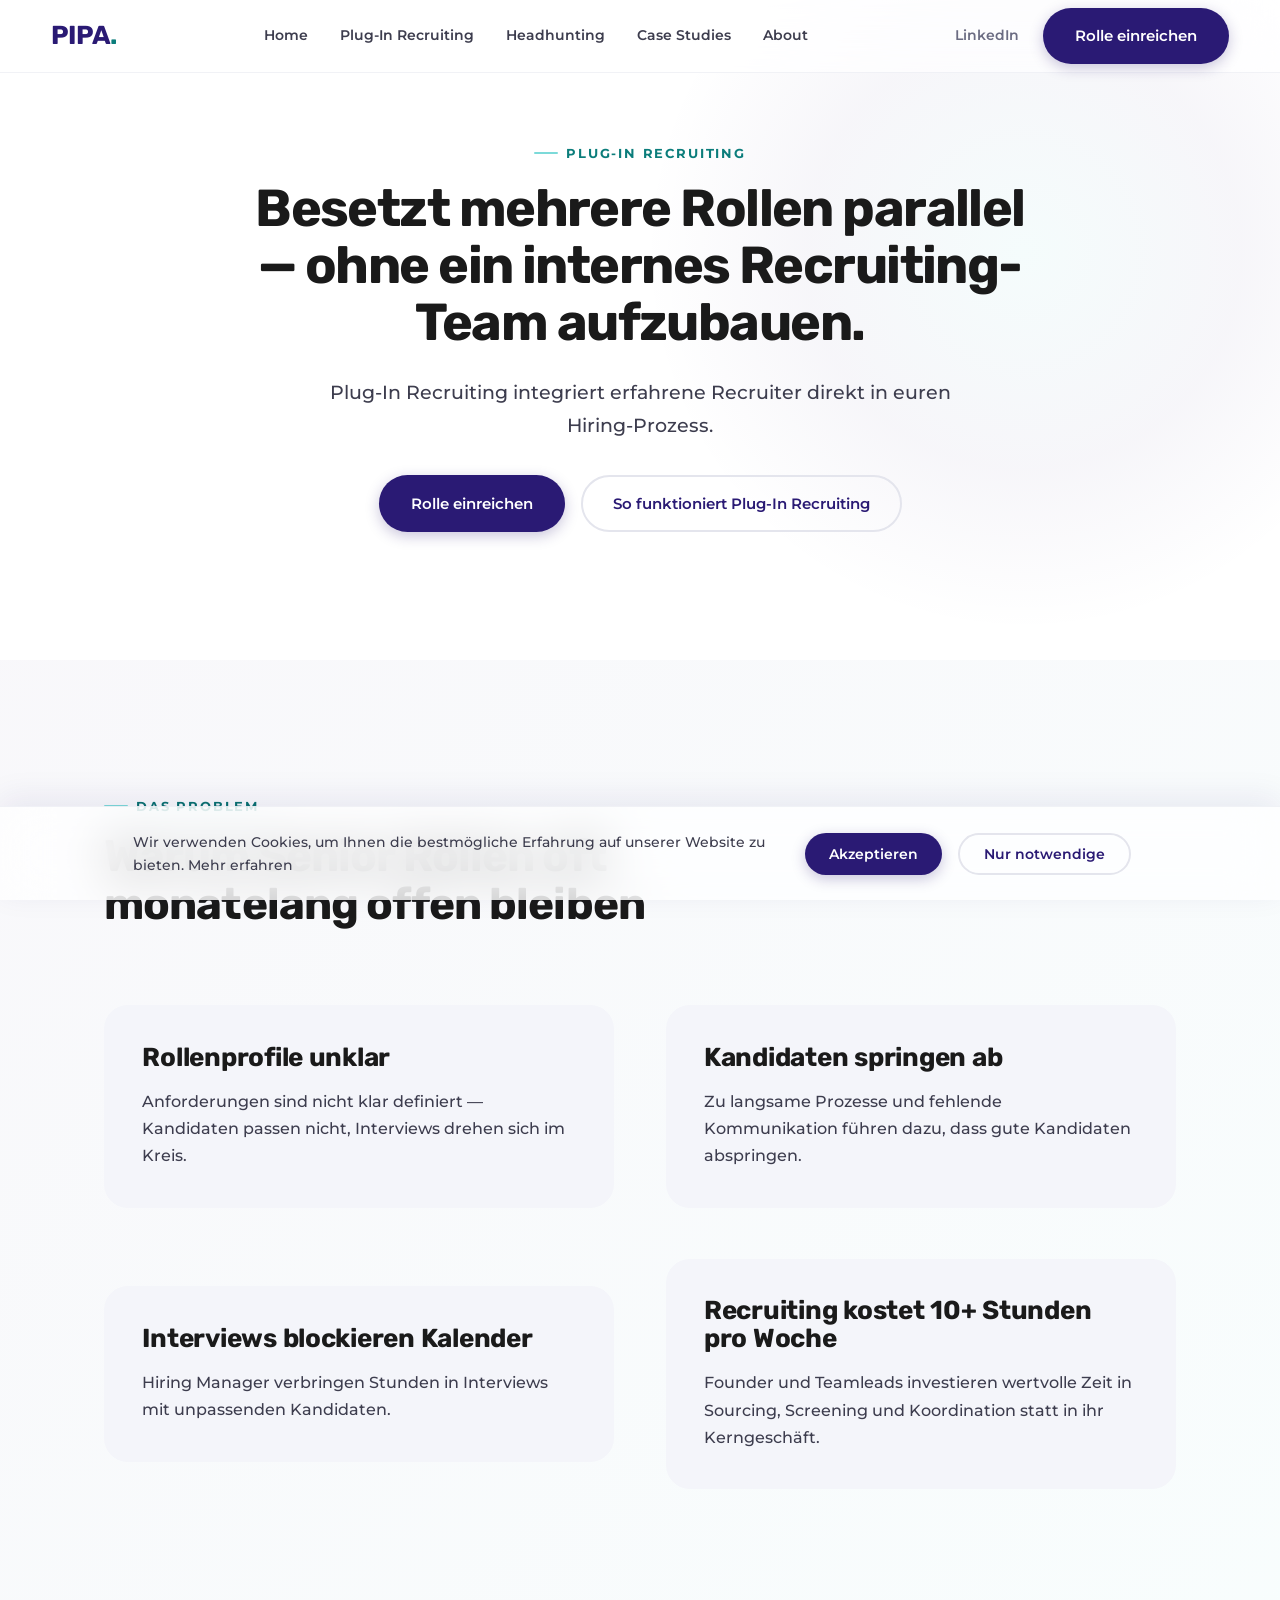
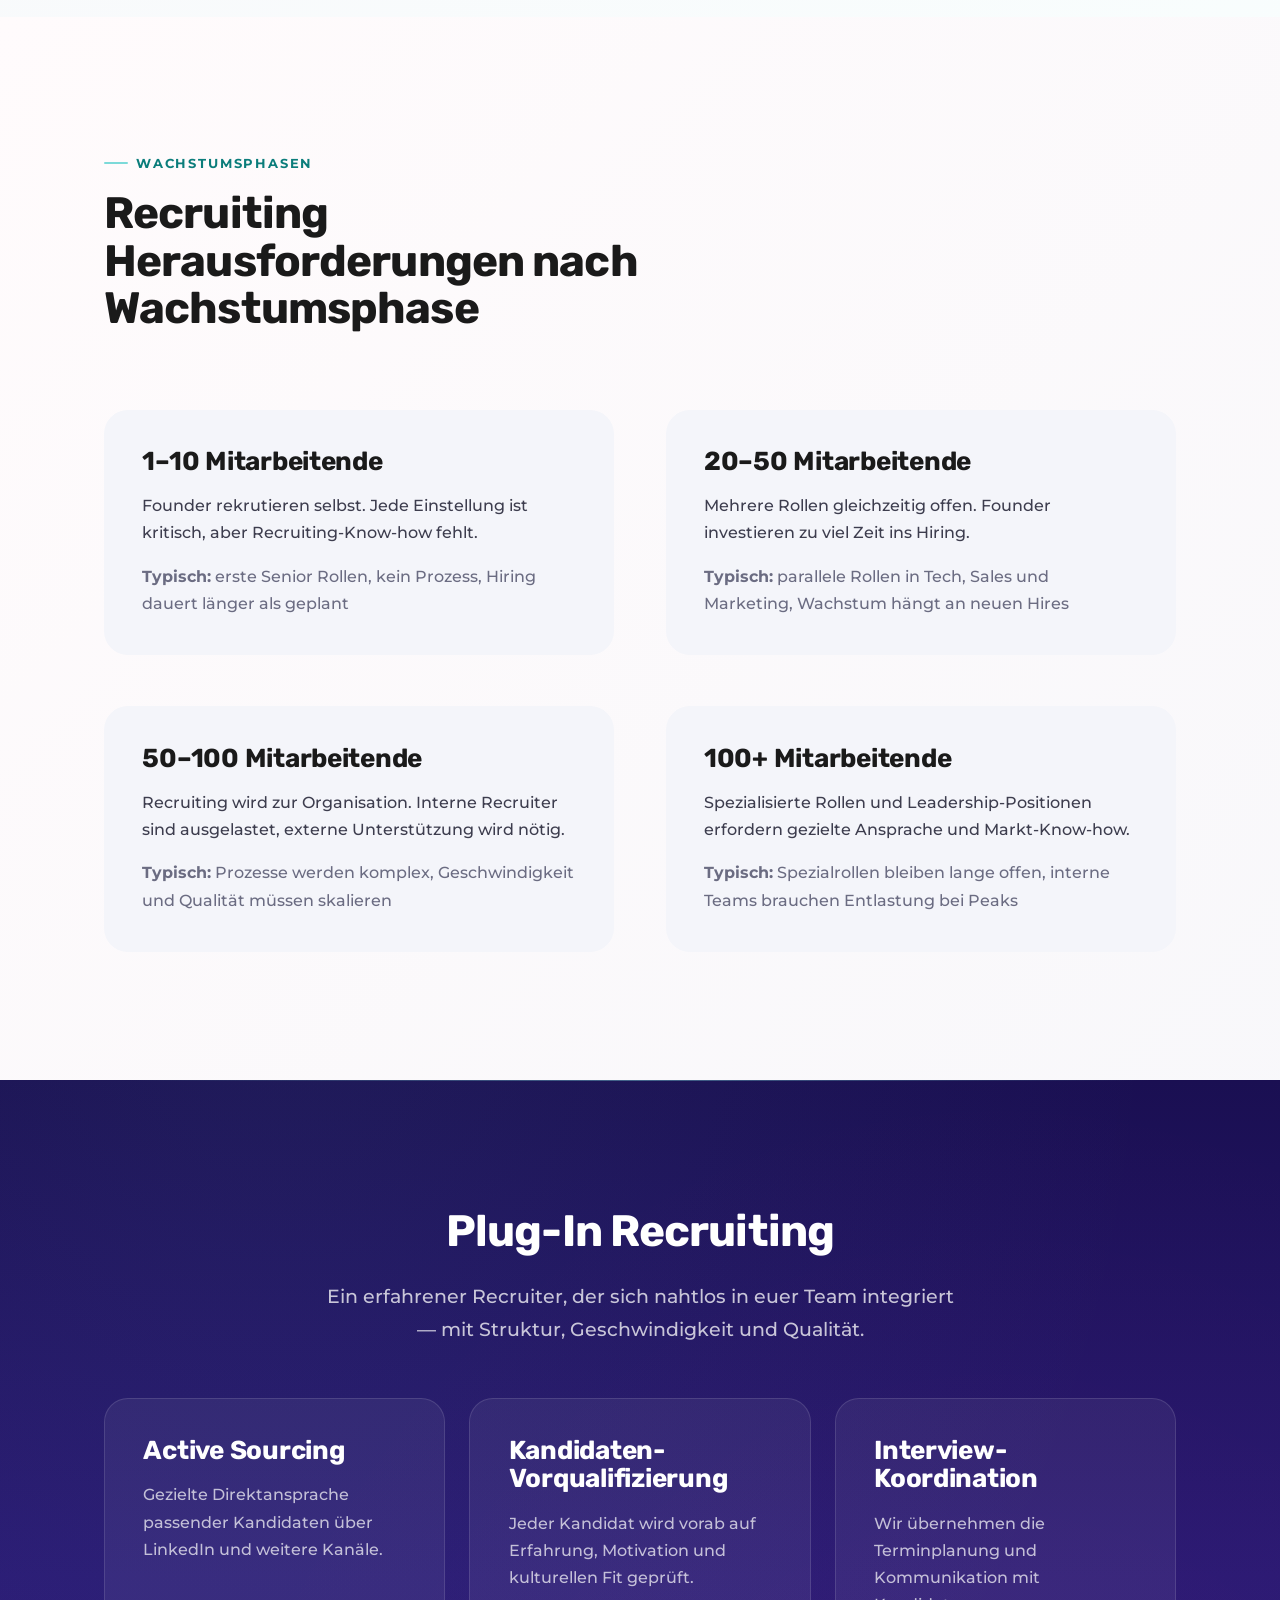
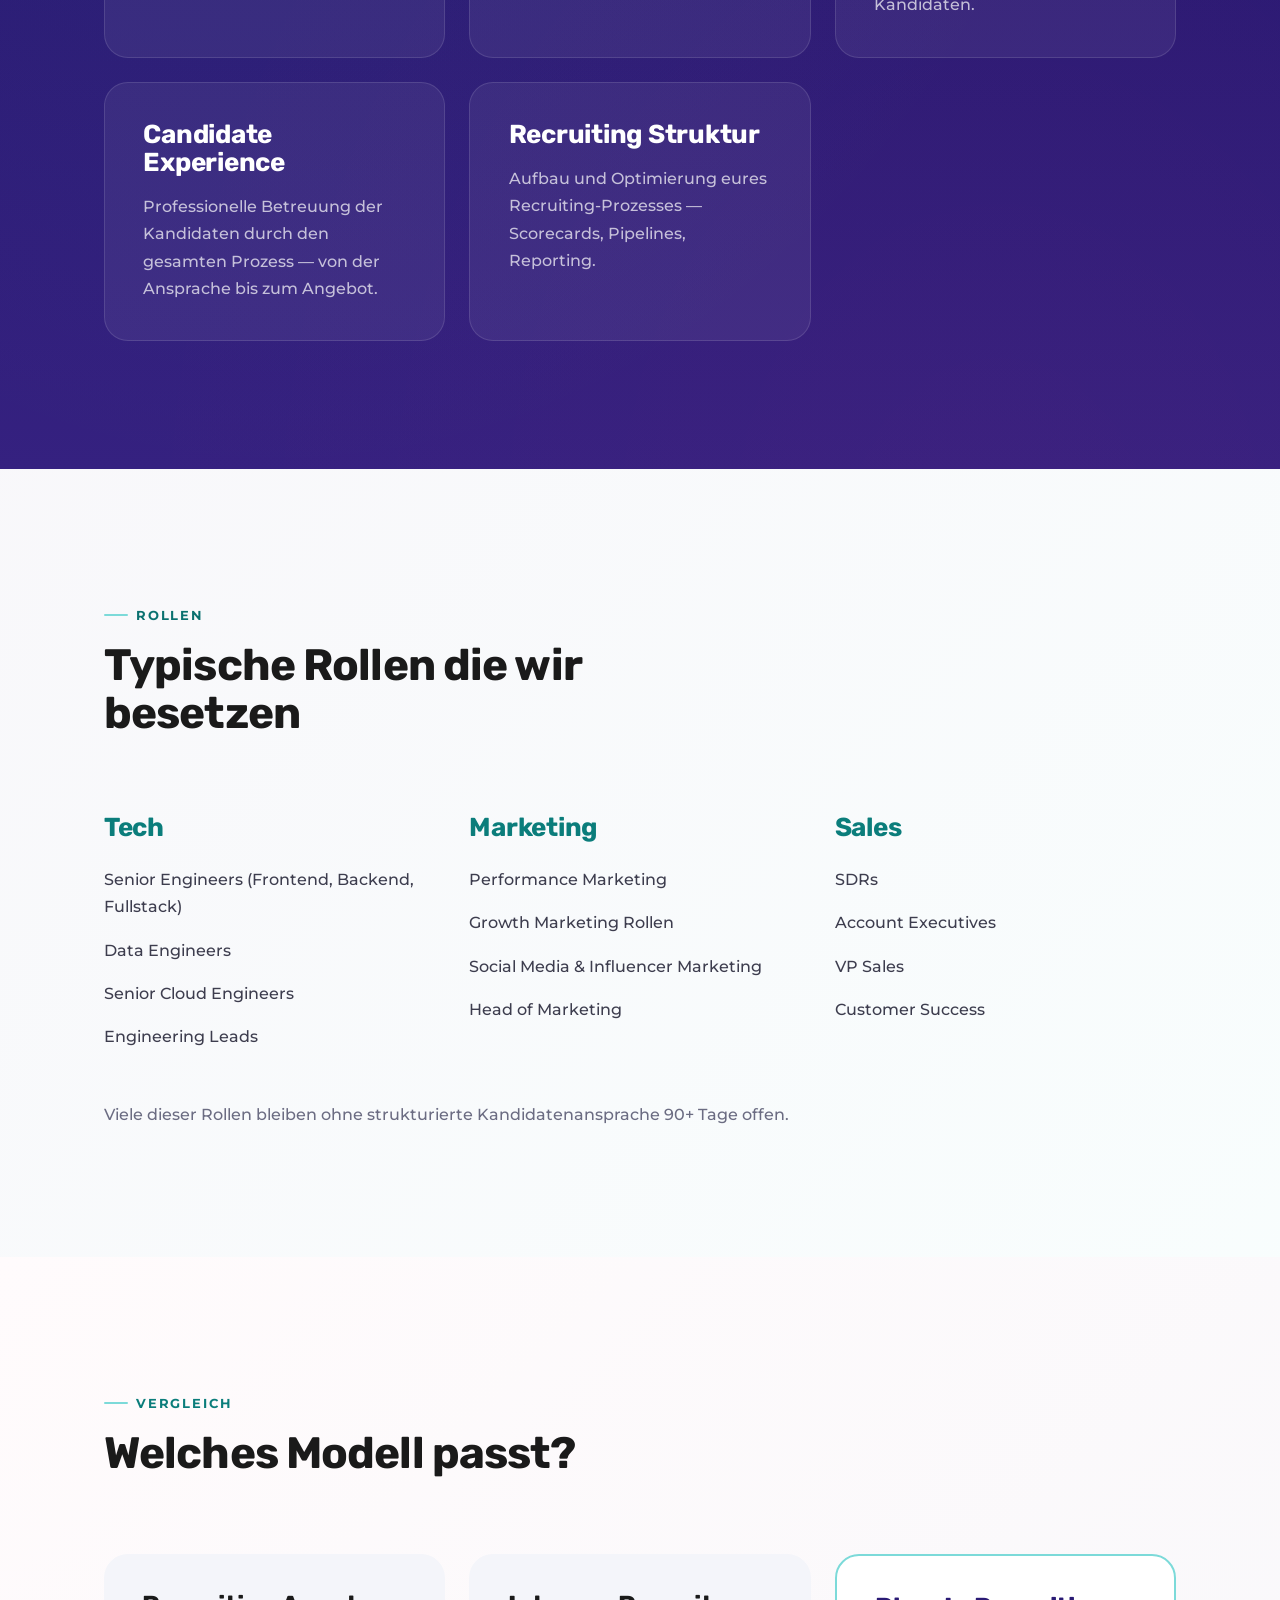
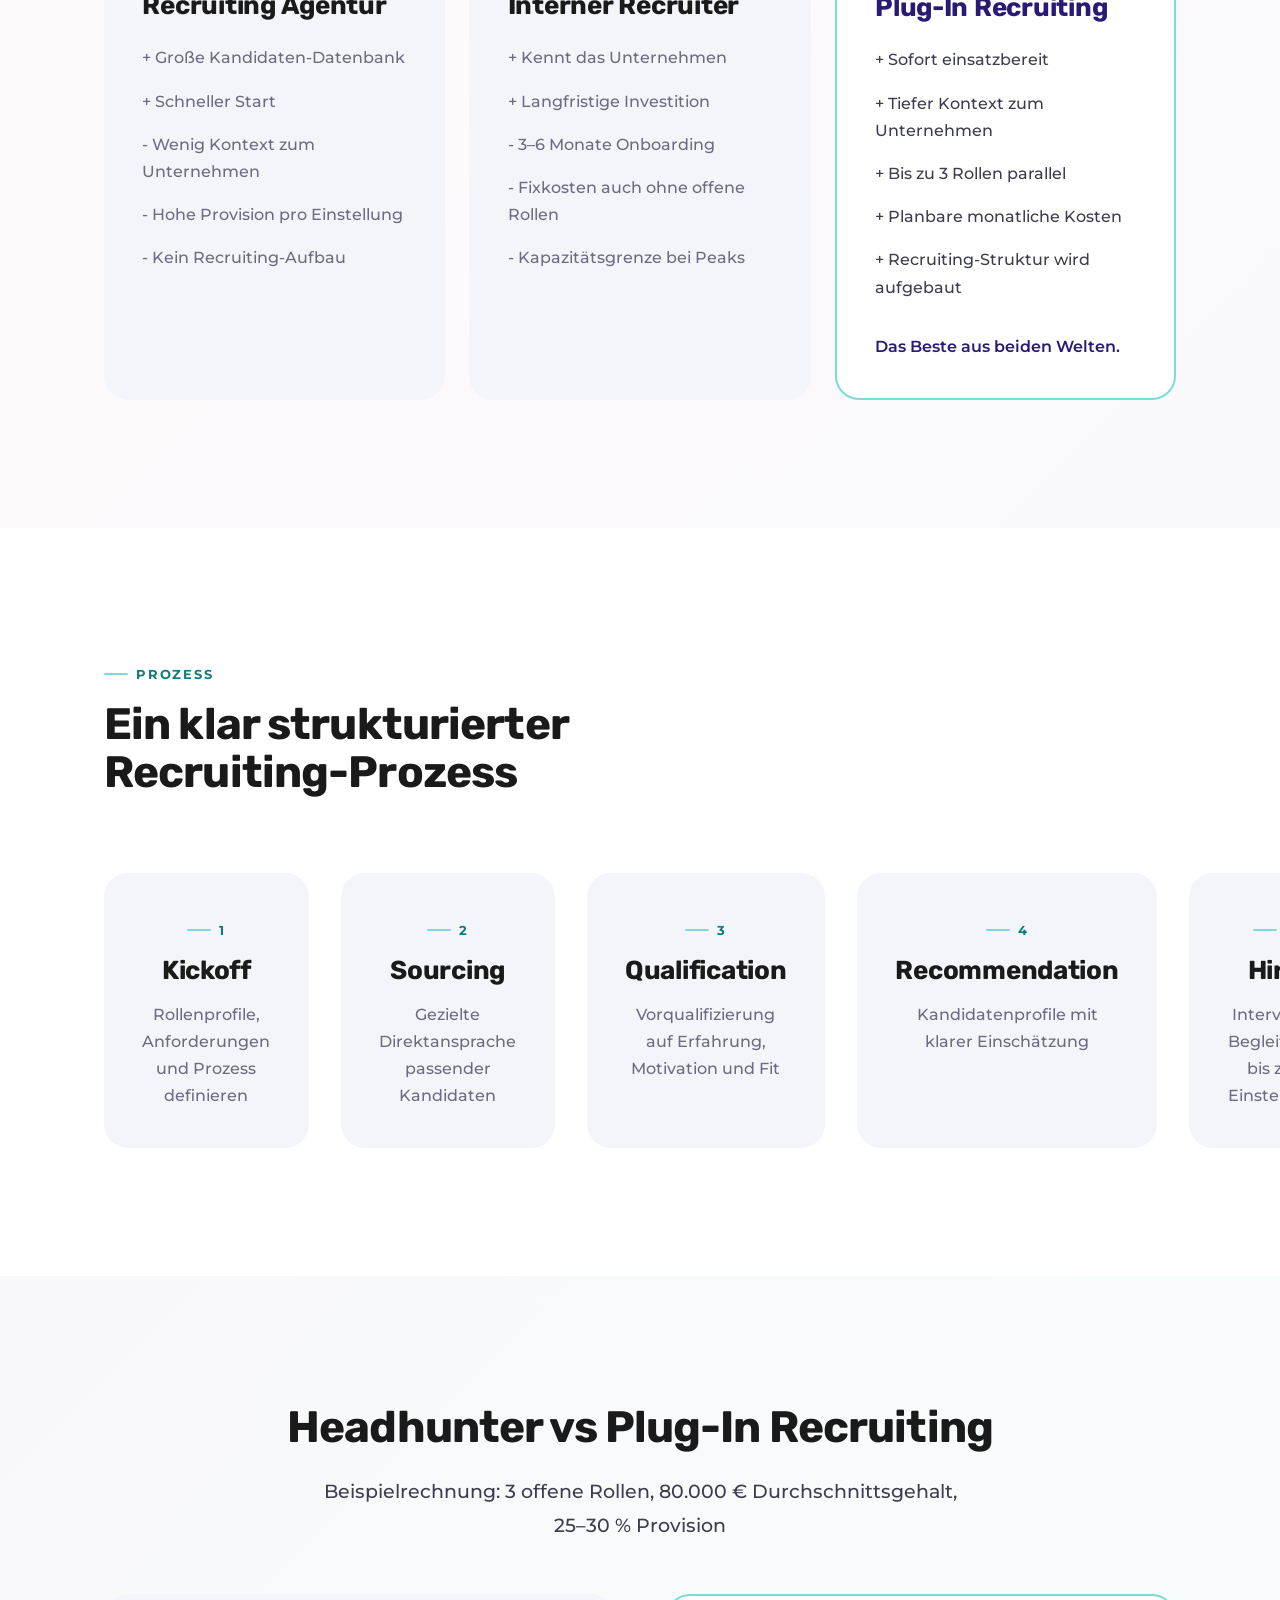
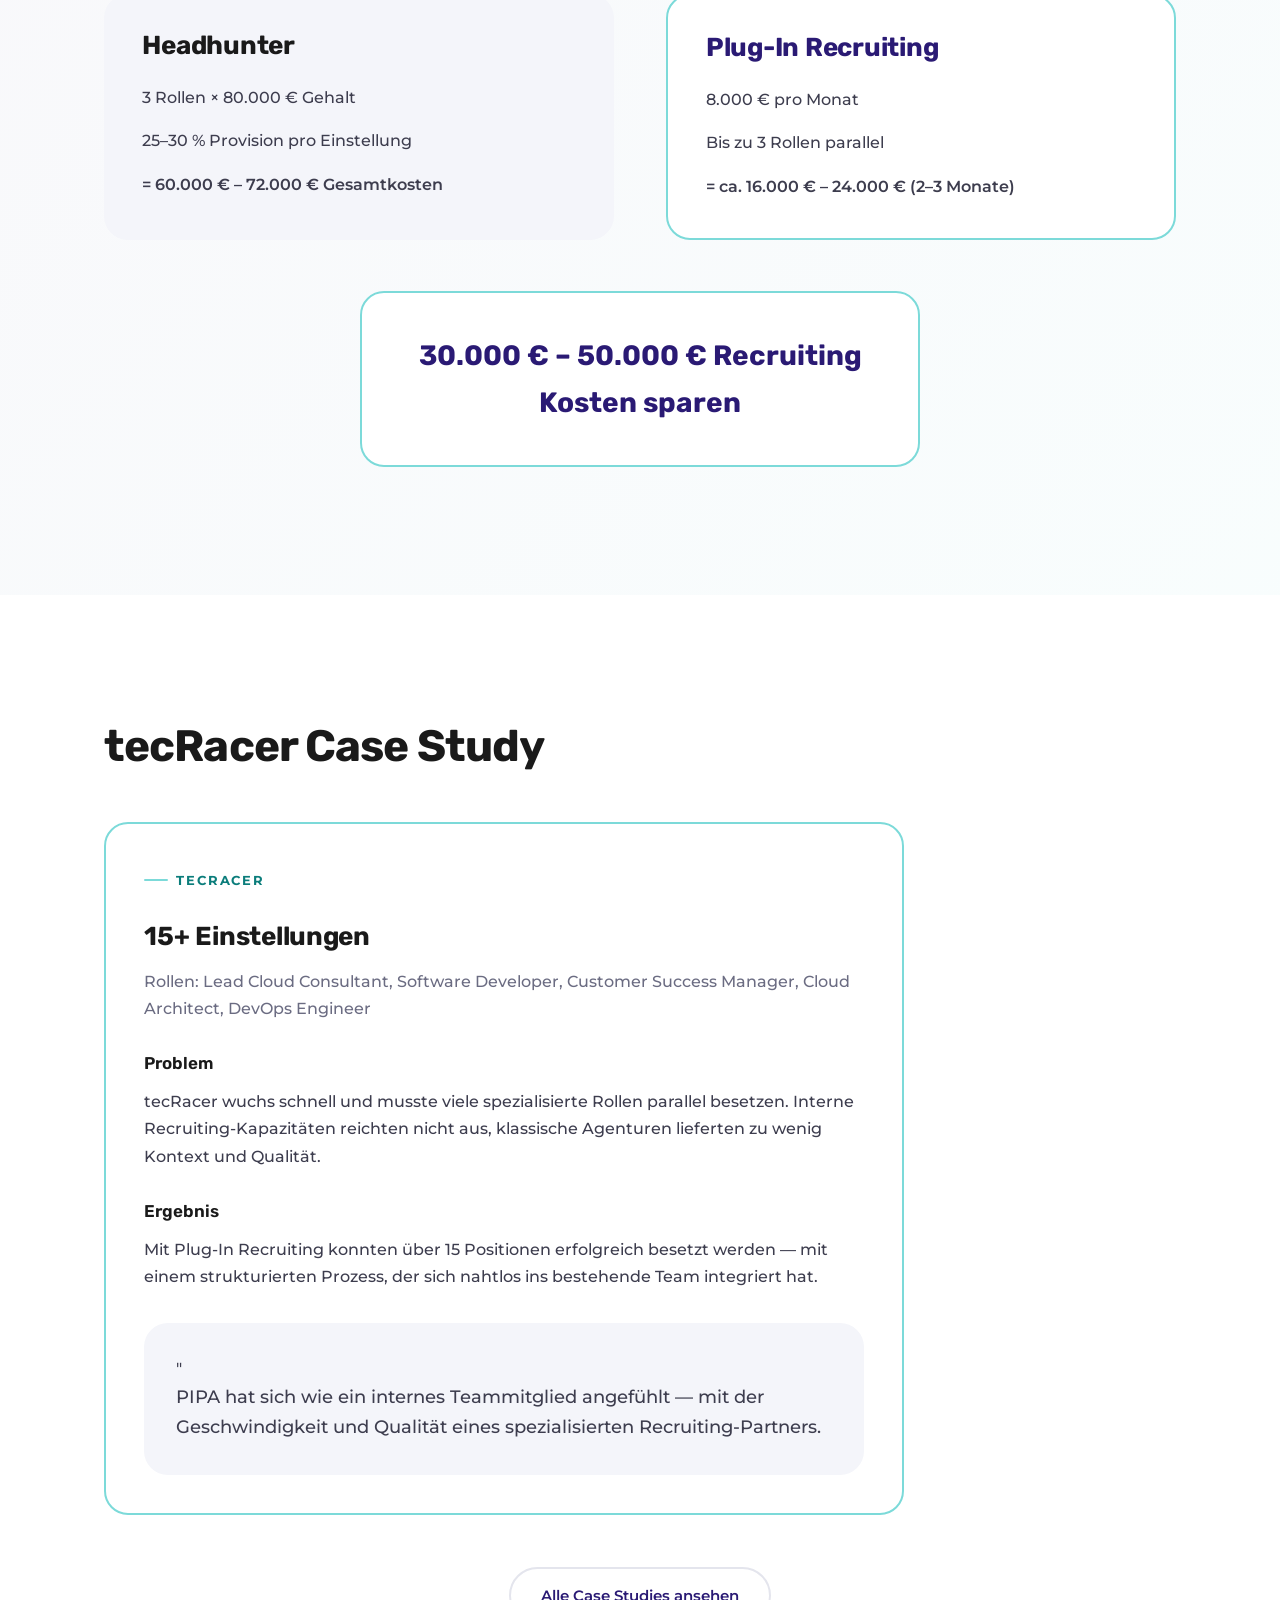
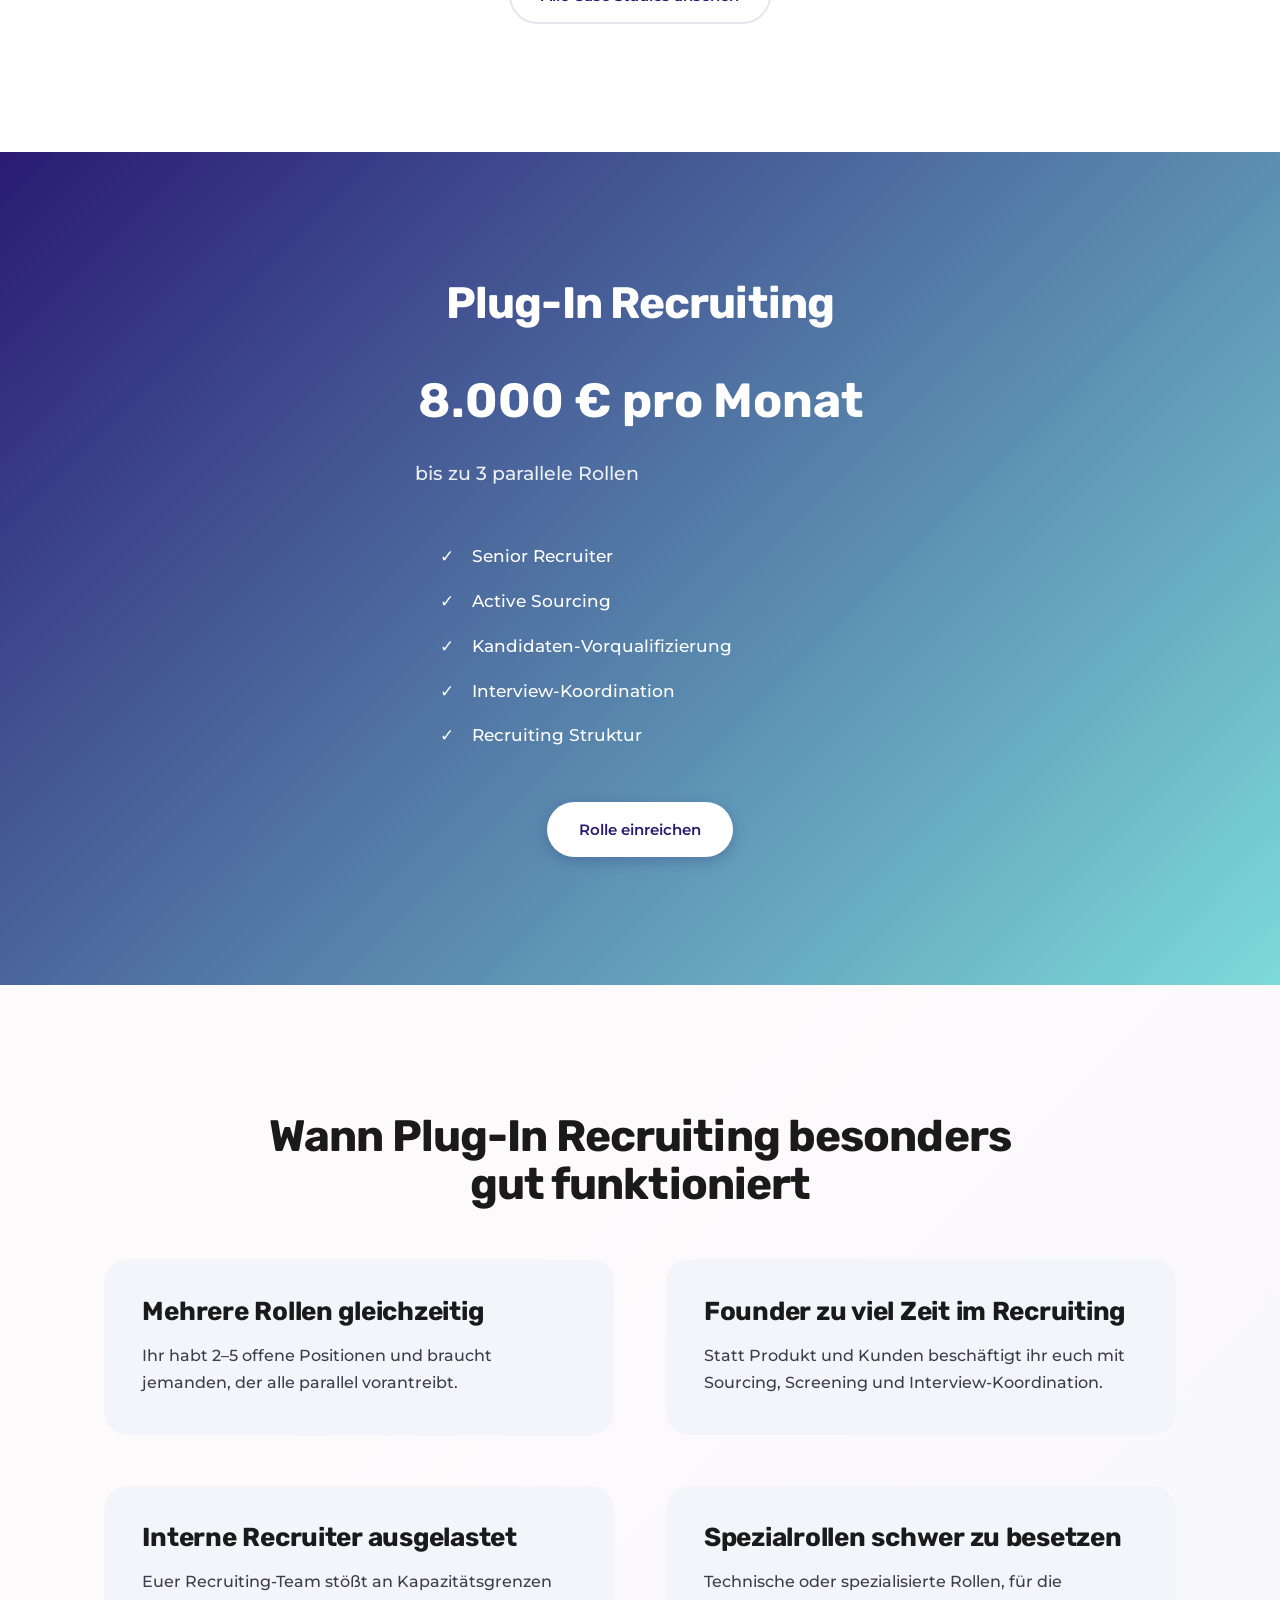
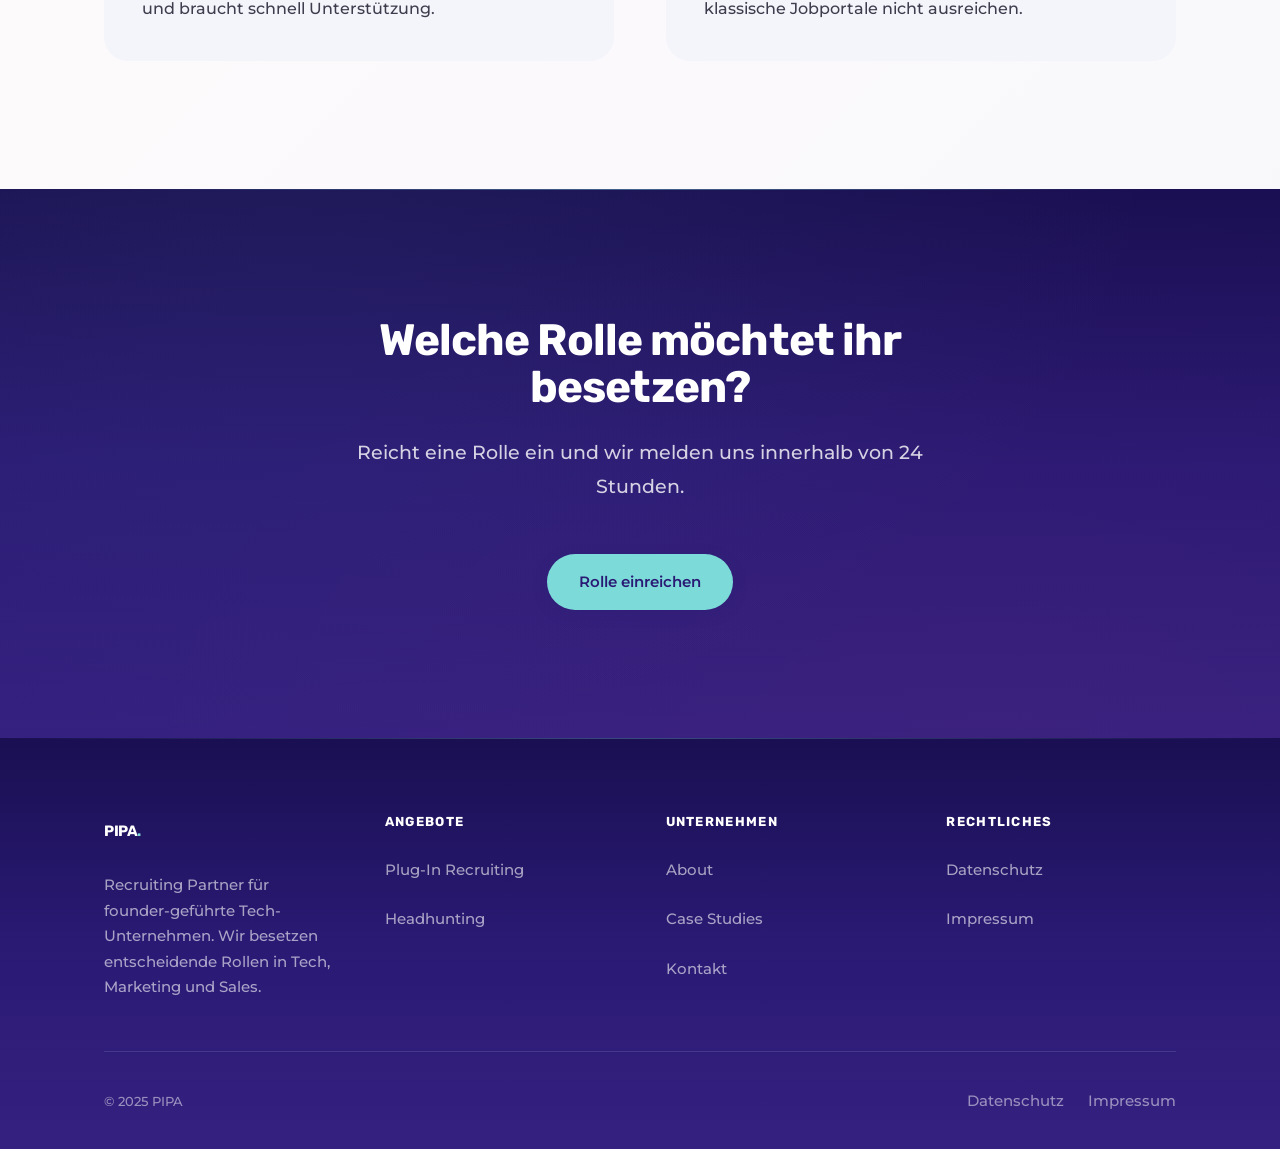
<file: plug-in-recruiting.html>
<!DOCTYPE html>
<html lang="de">
<head>
  <meta charset="UTF-8">
  <meta name="viewport" content="width=device-width, initial-scale=1.0">
  <meta name="description" content="Plug-In Recruiting von PIPA: Erfahrene Recruiter integrieren sich direkt in euren Hiring-Prozess. Mehrere Rollen parallel besetzen — ohne internes Recruiting-Team.">
  <title>Plug-In Recruiting — PIPA</title>
  <link rel="preconnect" href="https://fonts.googleapis.com">
  <link rel="preconnect" href="https://fonts.gstatic.com" crossorigin>
  <link href="https://fonts.googleapis.com/css2?family=Rubik:wght@400;500;700&family=Montserrat:wght@400;500;600;700&display=swap" rel="stylesheet">
  <link rel="stylesheet" href="styles.css">
</head>
<body>
  <a href="#main-content" class="skip-link">Zum Inhalt springen</a>

  <!-- ========== HEADER ========== -->
  <header class="header" role="banner">
    <div class="header-inner">
      <a href="index.html" class="logo">PIPA<span>.</span></a>

      <nav class="nav-desktop" role="navigation" aria-label="Hauptnavigation">
        <a href="index.html">Home</a>
        <a href="plug-in-recruiting.html">Plug-In Recruiting</a>
        <a href="headhunting.html">Headhunting</a>
        <a href="case-studies.html">Case Studies</a>
        <a href="about.html">About</a>
      </nav>

      <div class="nav-right">
        <a href="https://www.linkedin.com/company/pipa" target="_blank" rel="noopener" class="nav-link-secondary" aria-label="LinkedIn">LinkedIn</a>
        <a href="#cta-form" class="btn-primary">Rolle einreichen</a>
      </div>

      <button class="burger" aria-label="Menü öffnen">
        <span></span>
        <span></span>
        <span></span>
      </button>
    </div>

    <nav class="mobile-nav" role="navigation" aria-label="Mobile Navigation">
      <a href="index.html">Home</a>
      <a href="plug-in-recruiting.html">Plug-In Recruiting</a>
      <a href="headhunting.html">Headhunting</a>
      <a href="case-studies.html">Case Studies</a>
      <a href="about.html">About</a>
      <a href="https://www.linkedin.com/company/pipa" target="_blank" rel="noopener">LinkedIn</a>
      <a href="#cta-form" class="btn-primary">Rolle einreichen</a>
    </nav>
  </header>

  <main id="main-content">

    <!-- ========== SECTION 1 — HERO ========== -->
    <section class="hero">
      <div class="container">
        <div class="fade-in" style="max-width: 780px; margin: 0 auto; text-align: center;">
          <span class="eyebrow">Plug-In Recruiting</span>
          <h1>Besetzt mehrere Rollen parallel — ohne ein internes Recruiting-Team aufzubauen.</h1>
          <p class="body-large" style="margin-top: var(--space-md); max-width: 640px; margin-left: auto; margin-right: auto;">Plug-In Recruiting integriert erfahrene Recruiter direkt in euren Hiring-Prozess.</p>
          <div class="btn-row" style="justify-content: center; margin-top: var(--space-lg);">
            <a href="#cta-form" class="btn-primary">Rolle einreichen</a>
            <a href="#workflow" class="btn-secondary">So funktioniert Plug-In Recruiting</a>
          </div>
        </div>
      </div>
    </section>

    <!-- ========== SECTION 2 — DAS PROBLEM ========== -->
    <section class="section-tinted">
      <div class="container">
        <div class="fade-in">
          <div class="section-header-left">
            <span class="eyebrow">DAS PROBLEM</span>
            <h2>Warum Senior Rollen oft monatelang offen bleiben</h2>
          </div>
          <div class="grid-2 stagger-children" style="margin-top: var(--space-xl); text-align: left;">
            <div class="card card-light">
              <h3 style="margin-bottom: var(--space-sm);">Rollenprofile unklar</h3>
              <p class="body-standard">Anforderungen sind nicht klar definiert — Kandidaten passen nicht, Interviews drehen sich im Kreis.</p>
            </div>
            <div class="card card-light">
              <h3 style="margin-bottom: var(--space-sm);">Kandidaten springen ab</h3>
              <p class="body-standard">Zu langsame Prozesse und fehlende Kommunikation führen dazu, dass gute Kandidaten abspringen.</p>
            </div>
            <div class="card card-light">
              <h3 style="margin-bottom: var(--space-sm);">Interviews blockieren Kalender</h3>
              <p class="body-standard">Hiring Manager verbringen Stunden in Interviews mit unpassenden Kandidaten.</p>
            </div>
            <div class="card card-light">
              <h3 style="margin-bottom: var(--space-sm);">Recruiting kostet 10+ Stunden pro Woche</h3>
              <p class="body-standard">Founder und Teamleads investieren wertvolle Zeit in Sourcing, Screening und Koordination statt in ihr Kerngeschäft.</p>
            </div>
          </div>
        </div>
      </div>
    </section>

    <!-- ========== SECTION 3 — WACHSTUMSSTUFEN ========== -->
    <section class="section-warm">
      <div class="container">
        <div class="fade-in">
          <div class="section-header-left">
            <span class="eyebrow">WACHSTUMSPHASEN</span>
            <h2>Recruiting Herausforderungen nach Wachstumsphase</h2>
          </div>
          <div class="grid-2 stagger-children" style="margin-top: var(--space-xl); text-align: left;">
            <div class="card card-light">
              <h3 style="margin-bottom: var(--space-sm);">1–10 Mitarbeitende</h3>
              <p class="body-standard">Founder rekrutieren selbst. Jede Einstellung ist kritisch, aber Recruiting-Know-how fehlt.</p>
              <p class="body-standard" style="margin-top: var(--space-sm); color: var(--muted);"><strong>Typisch:</strong> erste Senior Rollen, kein Prozess, Hiring dauert länger als geplant</p>
            </div>
            <div class="card card-light">
              <h3 style="margin-bottom: var(--space-sm);">20–50 Mitarbeitende</h3>
              <p class="body-standard">Mehrere Rollen gleichzeitig offen. Founder investieren zu viel Zeit ins Hiring.</p>
              <p class="body-standard" style="margin-top: var(--space-sm); color: var(--muted);"><strong>Typisch:</strong> parallele Rollen in Tech, Sales und Marketing, Wachstum hängt an neuen Hires</p>
            </div>
            <div class="card card-light">
              <h3 style="margin-bottom: var(--space-sm);">50–100 Mitarbeitende</h3>
              <p class="body-standard">Recruiting wird zur Organisation. Interne Recruiter sind ausgelastet, externe Unterstützung wird nötig.</p>
              <p class="body-standard" style="margin-top: var(--space-sm); color: var(--muted);"><strong>Typisch:</strong> Prozesse werden komplex, Geschwindigkeit und Qualität müssen skalieren</p>
            </div>
            <div class="card card-light">
              <h3 style="margin-bottom: var(--space-sm);">100+ Mitarbeitende</h3>
              <p class="body-standard">Spezialisierte Rollen und Leadership-Positionen erfordern gezielte Ansprache und Markt-Know-how.</p>
              <p class="body-standard" style="margin-top: var(--space-sm); color: var(--muted);"><strong>Typisch:</strong> Spezialrollen bleiben lange offen, interne Teams brauchen Entlastung bei Peaks</p>
            </div>
          </div>
        </div>
      </div>
    </section>

    <!-- ========== SECTION 4 — DIE LÖSUNG ========== -->
    <section class="section-dark">
      <div class="container">
        <div class="fade-in text-center">
          <h2>Plug-In Recruiting</h2>
          <p class="body-large" style="margin-top: var(--space-md); max-width: 640px; margin-left: auto; margin-right: auto;">Ein erfahrener Recruiter, der sich nahtlos in euer Team integriert — mit Struktur, Geschwindigkeit und Qualität.</p>
          <div class="grid-3" style="margin-top: var(--space-xl); text-align: left;">
            <div class="card" style="border: 1px solid rgba(255,255,255,0.12);">
              <h3 style="margin-bottom: var(--space-sm);">Active Sourcing</h3>
              <p class="body-standard">Gezielte Direktansprache passender Kandidaten über LinkedIn und weitere Kanäle.</p>
            </div>
            <div class="card" style="border: 1px solid rgba(255,255,255,0.12);">
              <h3 style="margin-bottom: var(--space-sm);">Kandidaten-Vorqualifizierung</h3>
              <p class="body-standard">Jeder Kandidat wird vorab auf Erfahrung, Motivation und kulturellen Fit geprüft.</p>
            </div>
            <div class="card" style="border: 1px solid rgba(255,255,255,0.12);">
              <h3 style="margin-bottom: var(--space-sm);">Interview-Koordination</h3>
              <p class="body-standard">Wir übernehmen die Terminplanung und Kommunikation mit Kandidaten.</p>
            </div>
            <div class="card" style="border: 1px solid rgba(255,255,255,0.12);">
              <h3 style="margin-bottom: var(--space-sm);">Candidate Experience</h3>
              <p class="body-standard">Professionelle Betreuung der Kandidaten durch den gesamten Prozess — von der Ansprache bis zum Angebot.</p>
            </div>
            <div class="card" style="border: 1px solid rgba(255,255,255,0.12);">
              <h3 style="margin-bottom: var(--space-sm);">Recruiting Struktur</h3>
              <p class="body-standard">Aufbau und Optimierung eures Recruiting-Prozesses — Scorecards, Pipelines, Reporting.</p>
            </div>
          </div>
        </div>
      </div>
    </section>

    <!-- ========== SECTION 5 — TYPISCHE ROLLEN ========== -->
    <section class="section-tinted">
      <div class="container">
        <div class="fade-in">
          <div class="section-header-left">
            <span class="eyebrow">ROLLEN</span>
            <h2>Typische Rollen die wir besetzen</h2>
          </div>
          <div class="grid-3" style="margin-top: var(--space-xl); text-align: left;">
            <div>
              <h3 style="margin-bottom: var(--space-md); color: var(--accent-text);">Tech</h3>
              <ul style="display: flex; flex-direction: column; gap: var(--space-sm);">
                <li class="body-standard">Senior Engineers (Frontend, Backend, Fullstack)</li>
                <li class="body-standard">Data Engineers</li>
                <li class="body-standard">Senior Cloud Engineers</li>
                <li class="body-standard">Engineering Leads</li>
              </ul>
            </div>
            <div>
              <h3 style="margin-bottom: var(--space-md); color: var(--accent-text);">Marketing</h3>
              <ul style="display: flex; flex-direction: column; gap: var(--space-sm);">
                <li class="body-standard">Performance Marketing</li>
                <li class="body-standard">Growth Marketing Rollen</li>
                <li class="body-standard">Social Media &amp; Influencer Marketing</li>
                <li class="body-standard">Head of Marketing</li>
              </ul>
            </div>
            <div>
              <h3 style="margin-bottom: var(--space-md); color: var(--accent-text);">Sales</h3>
              <ul style="display: flex; flex-direction: column; gap: var(--space-sm);">
                <li class="body-standard">SDRs</li>
                <li class="body-standard">Account Executives</li>
                <li class="body-standard">VP Sales</li>
                <li class="body-standard">Customer Success</li>
              </ul>
            </div>
          </div>
          <p class="body-standard" style="margin-top: var(--space-xl); color: var(--muted);">Viele dieser Rollen bleiben ohne strukturierte Kandidatenansprache 90+ Tage offen.</p>
        </div>
      </div>
    </section>

    <!-- ========== SECTION 6 — VERGLEICH ========== -->
    <section class="section-warm">
      <div class="container">
        <div class="fade-in">
          <div class="section-header-left">
            <span class="eyebrow">VERGLEICH</span>
            <h2>Welches Modell passt?</h2>
          </div>
          <div class="grid-3" style="margin-top: var(--space-xl); text-align: left; align-items: stretch;">

            <div class="card card-light" style="background: var(--light-bg);">
              <h3 style="margin-bottom: var(--space-md);">Recruiting Agentur</h3>
              <ul style="display: flex; flex-direction: column; gap: var(--space-sm);">
                <li class="body-standard" style="color: var(--muted);">+ Große Kandidaten-Datenbank</li>
                <li class="body-standard" style="color: var(--muted);">+ Schneller Start</li>
                <li class="body-standard" style="color: var(--muted);">- Wenig Kontext zum Unternehmen</li>
                <li class="body-standard" style="color: var(--muted);">- Hohe Provision pro Einstellung</li>
                <li class="body-standard" style="color: var(--muted);">- Kein Recruiting-Aufbau</li>
              </ul>
            </div>

            <div class="card card-light" style="background: var(--light-bg);">
              <h3 style="margin-bottom: var(--space-md);">Interner Recruiter</h3>
              <ul style="display: flex; flex-direction: column; gap: var(--space-sm);">
                <li class="body-standard" style="color: var(--muted);">+ Kennt das Unternehmen</li>
                <li class="body-standard" style="color: var(--muted);">+ Langfristige Investition</li>
                <li class="body-standard" style="color: var(--muted);">- 3–6 Monate Onboarding</li>
                <li class="body-standard" style="color: var(--muted);">- Fixkosten auch ohne offene Rollen</li>
                <li class="body-standard" style="color: var(--muted);">- Kapazitätsgrenze bei Peaks</li>
              </ul>
            </div>

            <div class="card" style="border: 2px solid var(--accent);">
              <h3 style="margin-bottom: var(--space-md); color: var(--primary);">Plug-In Recruiting</h3>
              <ul style="display: flex; flex-direction: column; gap: var(--space-sm);">
                <li class="body-standard">+ Sofort einsatzbereit</li>
                <li class="body-standard">+ Tiefer Kontext zum Unternehmen</li>
                <li class="body-standard">+ Bis zu 3 Rollen parallel</li>
                <li class="body-standard">+ Planbare monatliche Kosten</li>
                <li class="body-standard">+ Recruiting-Struktur wird aufgebaut</li>
              </ul>
              <p style="margin-top: var(--space-lg); font-weight: 600; color: var(--primary);">Das Beste aus beiden Welten.</p>
            </div>

          </div>
        </div>
      </div>
    </section>

    <!-- ========== SECTION 7 — WORKFLOW ========== -->
    <section id="workflow">
      <div class="container">
        <div class="fade-in">
          <div class="section-header-left">
            <span class="eyebrow">PROZESS</span>
            <h2>Ein klar strukturierter Recruiting-Prozess</h2>
          </div>
          <div class="timeline" style="display: grid; grid-template-columns: repeat(5, 1fr); gap: var(--space-lg); margin-top: var(--space-xl); text-align: center;">
            <div class="card card-light">
              <span class="eyebrow">1</span>
              <h3>Kickoff</h3>
              <p class="body-standard" style="margin-top: var(--space-sm); color: var(--muted);">Rollenprofile, Anforderungen und Prozess definieren</p>
            </div>
            <div class="card card-light">
              <span class="eyebrow">2</span>
              <h3>Sourcing</h3>
              <p class="body-standard" style="margin-top: var(--space-sm); color: var(--muted);">Gezielte Direktansprache passender Kandidaten</p>
            </div>
            <div class="card card-light">
              <span class="eyebrow">3</span>
              <h3>Qualification</h3>
              <p class="body-standard" style="margin-top: var(--space-sm); color: var(--muted);">Vorqualifizierung auf Erfahrung, Motivation und Fit</p>
            </div>
            <div class="card card-light">
              <span class="eyebrow">4</span>
              <h3>Recommendation</h3>
              <p class="body-standard" style="margin-top: var(--space-sm); color: var(--muted);">Kandidatenprofile mit klarer Einschätzung</p>
            </div>
            <div class="card card-light">
              <span class="eyebrow">5</span>
              <h3>Hire</h3>
              <p class="body-standard" style="margin-top: var(--space-sm); color: var(--muted);">Interview-Begleitung bis zur Einstellung</p>
            </div>
          </div>
        </div>
      </div>
    </section>

    <!-- ========== SECTION 8 — KOSTENVERGLEICH ========== -->
    <section class="section-tinted">
      <div class="container">
        <div class="fade-in text-center">
          <h2>Headhunter vs Plug-In Recruiting</h2>
          <p class="body-large" style="margin-top: var(--space-md); max-width: 640px; margin-left: auto; margin-right: auto;">Beispielrechnung: 3 offene Rollen, 80.000 € Durchschnittsgehalt, 25–30 % Provision</p>
          <div class="grid-2" style="margin-top: var(--space-xl); text-align: left; align-items: stretch;">

            <div class="card card-light" style="background: var(--light-bg);">
              <h3 style="margin-bottom: var(--space-md);">Headhunter</h3>
              <ul style="display: flex; flex-direction: column; gap: var(--space-sm);">
                <li class="body-standard">3 Rollen × 80.000 € Gehalt</li>
                <li class="body-standard">25–30 % Provision pro Einstellung</li>
                <li class="body-standard" style="font-weight: 600;">= 60.000 € – 72.000 € Gesamtkosten</li>
              </ul>
            </div>

            <div class="card" style="border: 2px solid var(--accent);">
              <h3 style="margin-bottom: var(--space-md); color: var(--primary);">Plug-In Recruiting</h3>
              <ul style="display: flex; flex-direction: column; gap: var(--space-sm);">
                <li class="body-standard">8.000 € pro Monat</li>
                <li class="body-standard">Bis zu 3 Rollen parallel</li>
                <li class="body-standard" style="font-weight: 600;">= ca. 16.000 € – 24.000 € (2–3 Monate)</li>
              </ul>
            </div>

          </div>
          <div class="card" style="margin-top: var(--space-xl); border: 2px solid var(--accent); text-align: center; max-width: 560px; margin-left: auto; margin-right: auto;">
            <p style="font-family: var(--font-heading); font-size: 1.75rem; font-weight: 700; color: var(--primary);">30.000 € – 50.000 € Recruiting Kosten sparen</p>
          </div>
        </div>
      </div>
    </section>

    <!-- ========== SECTION 9 — CASE STUDY ========== -->
    <section>
      <div class="container">
        <div class="fade-in-left">
          <h2>tecRacer Case Study</h2>
          <div class="card" style="margin-top: var(--space-xl); text-align: left; max-width: 800px; border: 2px solid var(--accent);">
            <span class="eyebrow">tecRacer</span>
            <h3 style="margin-top: var(--space-sm);">15+ Einstellungen</h3>
            <p class="body-standard" style="margin-top: var(--space-sm); color: var(--muted);">Rollen: Lead Cloud Consultant, Software Developer, Customer Success Manager, Cloud Architect, DevOps Engineer</p>

            <div style="margin-top: var(--space-lg);">
              <h4 style="margin-bottom: var(--space-sm);">Problem</h4>
              <p class="body-standard">tecRacer wuchs schnell und musste viele spezialisierte Rollen parallel besetzen. Interne Recruiting-Kapazitäten reichten nicht aus, klassische Agenturen lieferten zu wenig Kontext und Qualität.</p>
            </div>

            <div style="margin-top: var(--space-lg);">
              <h4 style="margin-bottom: var(--space-sm);">Ergebnis</h4>
              <p class="body-standard">Mit Plug-In Recruiting konnten über 15 Positionen erfolgreich besetzt werden — mit einem strukturierten Prozess, der sich nahtlos ins bestehende Team integriert hat.</p>
            </div>

            <div style="margin-top: var(--space-lg); padding: var(--space-lg); background: var(--light-bg); border-radius: var(--radius-lg);">
              <div class="quote-mark">"</div>
              <blockquote style="font-size: 1.125rem; line-height: 1.7;">PIPA hat sich wie ein internes Teammitglied angefühlt — mit der Geschwindigkeit und Qualität eines spezialisierten Recruiting-Partners.</blockquote>
            </div>
          </div>
          <div class="btn-row" style="justify-content: center; margin-top: var(--space-xl);">
            <a href="case-studies.html" class="btn-secondary">Alle Case Studies ansehen</a>
          </div>
        </div>
      </div>
    </section>

    <!-- ========== SECTION 10 — PREIS ========== -->
    <section style="background: linear-gradient(135deg, var(--primary), var(--accent));">
      <div class="container">
        <div class="fade-in text-center" style="color: #fff;">
          <h2 style="color: #fff;">Plug-In Recruiting</h2>
          <p style="font-family: var(--font-heading); font-size: 3rem; font-weight: 700; margin-top: var(--space-lg);">8.000 € pro Monat</p>
          <p class="body-large" style="margin-top: var(--space-sm); opacity: 0.9; color: inherit;">bis zu 3 parallele Rollen</p>
          <ul style="display: flex; flex-direction: column; gap: var(--space-sm); margin-top: var(--space-xl); max-width: 400px; margin-left: auto; margin-right: auto; text-align: left;">
            <li style="padding-left: 32px; position: relative; font-size: 1.0625rem;">
              <span style="position: absolute; left: 0; font-weight: 700;">&#10003;</span>
              Senior Recruiter
            </li>
            <li style="padding-left: 32px; position: relative; font-size: 1.0625rem;">
              <span style="position: absolute; left: 0; font-weight: 700;">&#10003;</span>
              Active Sourcing
            </li>
            <li style="padding-left: 32px; position: relative; font-size: 1.0625rem;">
              <span style="position: absolute; left: 0; font-weight: 700;">&#10003;</span>
              Kandidaten-Vorqualifizierung
            </li>
            <li style="padding-left: 32px; position: relative; font-size: 1.0625rem;">
              <span style="position: absolute; left: 0; font-weight: 700;">&#10003;</span>
              Interview-Koordination
            </li>
            <li style="padding-left: 32px; position: relative; font-size: 1.0625rem;">
              <span style="position: absolute; left: 0; font-weight: 700;">&#10003;</span>
              Recruiting Struktur
            </li>
          </ul>
          <div class="btn-row" style="justify-content: center; margin-top: var(--space-xl);">
            <a href="#cta-form" class="btn-primary" style="background: #fff; color: var(--primary); border-color: #fff;">Rolle einreichen</a>
          </div>
        </div>
      </div>
    </section>

    <!-- ========== SECTION 11 — WANN ES BESONDERS GUT FUNKTIONIERT ========== -->
    <section class="section-warm">
      <div class="container">
        <div class="fade-in text-center">
          <h2>Wann Plug-In Recruiting besonders gut funktioniert</h2>
          <div class="grid-2" style="margin-top: var(--space-xl); text-align: left;">
            <div class="card card-light">
              <h3 style="margin-bottom: var(--space-sm);">Mehrere Rollen gleichzeitig</h3>
              <p class="body-standard">Ihr habt 2–5 offene Positionen und braucht jemanden, der alle parallel vorantreibt.</p>
            </div>
            <div class="card card-light">
              <h3 style="margin-bottom: var(--space-sm);">Founder zu viel Zeit im Recruiting</h3>
              <p class="body-standard">Statt Produkt und Kunden beschäftigt ihr euch mit Sourcing, Screening und Interview-Koordination.</p>
            </div>
            <div class="card card-light">
              <h3 style="margin-bottom: var(--space-sm);">Interne Recruiter ausgelastet</h3>
              <p class="body-standard">Euer Recruiting-Team stößt an Kapazitätsgrenzen und braucht schnell Unterstützung.</p>
            </div>
            <div class="card card-light">
              <h3 style="margin-bottom: var(--space-sm);">Spezialrollen schwer zu besetzen</h3>
              <p class="body-standard">Technische oder spezialisierte Rollen, für die klassische Jobportale nicht ausreichen.</p>
            </div>
          </div>
        </div>
      </div>
    </section>

    <!-- ========== SECTION 12 — FINAL CTA ========== -->
    <section class="section-dark" id="cta-form">
      <div class="container">
        <div class="fade-in text-center" style="max-width: 640px; margin: 0 auto;">
          <h2>Welche Rolle möchtet ihr besetzen?</h2>
          <p class="body-large" style="margin-top: var(--space-md); color: rgba(255,255,255,0.8);">Reicht eine Rolle ein und wir melden uns innerhalb von 24 Stunden.</p>
          <div class="btn-row" style="justify-content: center; margin-top: var(--space-xl);">
            <a href="mailto:hello@pipa.de" class="btn-primary" style="background: var(--accent); border-color: var(--accent); color: var(--primary);">Rolle einreichen</a>
          </div>
        </div>
      </div>
    </section>

  </main>

  <!-- ========== FOOTER ========== -->
  <footer class="footer" role="contentinfo">
    <div class="container">
      <div class="grid-4" style="gap: var(--space-xl);">

        <div>
          <a href="index.html" class="logo" style="color: #fff; display: inline-block; margin-bottom: var(--space-md);">PIPA<span>.</span></a>
          <p style="font-size: 0.9375rem; line-height: 1.7;">Recruiting Partner für founder-geführte Tech-Unternehmen. Wir besetzen entscheidende Rollen in Tech, Marketing und Sales.</p>
        </div>

        <div>
          <h4 style="color: #fff; margin-bottom: var(--space-md);">Angebote</h4>
          <ul style="display: flex; flex-direction: column; gap: var(--space-sm);">
            <li><a href="plug-in-recruiting.html" style="font-size: 0.9375rem; transition: color 0.2s;">Plug-In Recruiting</a></li>
            <li><a href="headhunting.html" style="font-size: 0.9375rem; transition: color 0.2s;">Headhunting</a></li>
          </ul>
        </div>

        <div>
          <h4 style="color: #fff; margin-bottom: var(--space-md);">Unternehmen</h4>
          <ul style="display: flex; flex-direction: column; gap: var(--space-sm);">
            <li><a href="about.html" style="font-size: 0.9375rem; transition: color 0.2s;">About</a></li>
            <li><a href="case-studies.html" style="font-size: 0.9375rem; transition: color 0.2s;">Case Studies</a></li>
            <li><a href="#cta-form" style="font-size: 0.9375rem; transition: color 0.2s;">Kontakt</a></li>
          </ul>
        </div>

        <div>
          <h4 style="color: #fff; margin-bottom: var(--space-md);">Rechtliches</h4>
          <ul style="display: flex; flex-direction: column; gap: var(--space-sm);">
            <li><a href="datenschutz.html" style="font-size: 0.9375rem; transition: color 0.2s;">Datenschutz</a></li>
            <li><a href="impressum.html" style="font-size: 0.9375rem; transition: color 0.2s;">Impressum</a></li>
          </ul>
        </div>

      </div>

      <div style="border-top: 1px solid rgba(255,255,255,0.12); margin-top: var(--space-xl); padding-top: var(--space-lg); display: flex; flex-wrap: wrap; justify-content: space-between; align-items: center; gap: var(--space-sm); font-size: 0.8125rem; color: rgba(255,255,255,0.5);">
        <p>&copy; 2025 PIPA</p>
        <div style="display: flex; gap: var(--space-md);">
          <a href="datenschutz.html" style="color: rgba(255,255,255,0.5); transition: color 0.2s;">Datenschutz</a>
          <a href="impressum.html" style="color: rgba(255,255,255,0.5); transition: color 0.2s;">Impressum</a>
        </div>
      </div>
    </div>
  </footer>

  <!-- Cookie Consent -->
  <div class="cookie-banner" id="cookie-banner" role="dialog" aria-label="Cookie-Einstellungen">
    <div class="cookie-banner-inner">
      <p>Wir verwenden Cookies, um Ihnen die bestmögliche Erfahrung auf unserer Website zu bieten. <a href="datenschutz.html">Mehr erfahren</a></p>
      <div class="cookie-banner-actions">
        <button class="btn-primary btn-sm" onclick="acceptCookies()">Akzeptieren</button>
        <button class="btn-secondary btn-sm" onclick="rejectCookies()">Nur notwendige</button>
      </div>
    </div>
  </div>

  <script src="script.js"></script>
</body>
</html>
</file>
<file: styles.css>
/* ============================================
   PIPA — Art-Directed Design System
   A modern, dynamic, premium recruiting brand
   ============================================ */

/* ---- Custom Properties ---- */
:root {
  /* Brand palette */
  --primary: #2A1A74;
  --primary-light: #3d2d8f;
  --primary-dark: #1a0f52;
  --accent: #7CDAD9;
  --accent-text: #0B7D7B;        /* WCAG AA: 4.58:1 on white — use for text only */
  --accent-text-on-light: #0A7170; /* WCAG AA: 4.91:1 on #F4F5FA */
  --accent-glow: rgba(124,218,217,0.25);
  --accent-pink: #FF3268;
  --accent-pink-text: #D4214F;   /* WCAG AA: 4.64:1 on white — use for text only */
  --light-bg: #F4F5FA;
  --surface: #ffffff;
  --dark-text: #1A1A1A;
  --body-text: #3d3d4e;
  --muted: #6b6c82;
  --border: #e4e5ed;

  /* Focus ring */
  --focus-ring: 0 0 0 3px rgba(124,218,217,0.5);

  /* Gradients */
  --grad-hero: linear-gradient(135deg, #2A1A74 0%, #4a3a9a 40%, #6b5cb8 100%);
  --grad-accent: linear-gradient(135deg, #7CDAD9, #5ec3c2, #3daead);
  --grad-card: linear-gradient(160deg, rgba(124,218,217,0.08) 0%, rgba(42,26,116,0.04) 100%);
  --grad-dark: linear-gradient(180deg, #1a0f52 0%, #2A1A74 50%, #352180 100%);
  --grad-glow: radial-gradient(ellipse at 50% 0%, rgba(124,218,217,0.12) 0%, transparent 60%);

  /* Fonts */
  --font-heading: 'Rubik', system-ui, sans-serif;
  --font-body: 'Montserrat', system-ui, sans-serif;

  /* Spacing — fluid rem scale with clamp() */
  --space-2xs: 0.25rem;
  --space-xs: 0.5rem;
  --space-sm: 1rem;
  --space-md: 1.5rem;
  --space-lg: 2rem;
  --space-xl: clamp(2.5rem, 4vw, 3.5rem);
  --space-2xl: clamp(3.5rem, 6vw, 5.5rem);
  --space-3xl: clamp(5rem, 10vw, 8rem);
  --space-4xl: clamp(6rem, 12vw, 10rem);

  /* Layout */
  --container-max: 75rem;
  --container-wide: 85rem;

  /* Radius */
  --radius-sm: 0.75rem;
  --radius-md: 1.125rem;
  --radius-lg: 1.5rem;
  --radius-xl: 2rem;
  --radius-full: 6.25rem;

  /* Shadows — layered for depth */
  --shadow-xs: 0 0.0625rem 0.1875rem rgba(42,26,116,0.04);
  --shadow-sm: 0 0.125rem 0.5rem rgba(42,26,116,0.06);
  --shadow-md: 0 0.5rem 1.875rem rgba(42,26,116,0.08);
  --shadow-lg: 0 1rem 3.125rem rgba(42,26,116,0.10);
  --shadow-xl: 0 1.5rem 3.75rem rgba(42,26,116,0.14);
  --shadow-glow: 0 0 2.5rem rgba(124,218,217,0.2);
  --shadow-btn: 0 0.25rem 0.875rem rgba(42,26,116,0.25);
  --shadow-btn-hover: 0 0.5rem 1.75rem rgba(42,26,116,0.35);

  /* Transitions */
  --ease-out: cubic-bezier(0.16, 1, 0.3, 1);
  --ease-spring: cubic-bezier(0.34, 1.56, 0.64, 1);
  --duration-fast: 0.2s;
  --duration-mid: 0.4s;
  --duration-slow: 0.6s;
}

/* ---- Reset ---- */
*, *::before, *::after { margin: 0; padding: 0; box-sizing: border-box; }

html {
  font-size: 100%;
  scroll-behavior: smooth;
  -webkit-font-smoothing: antialiased;
  -moz-osx-font-smoothing: grayscale;
}

body {
  font-family: var(--font-body);
  font-weight: 500;
  font-size: 1rem;
  line-height: 1.7;
  color: var(--body-text);
  background: var(--surface);
  overflow-x: hidden;
}

img { max-width: 100%; height: auto; display: block; }
a { color: inherit; text-decoration: none; }
ul, ol { list-style: none; }

::selection {
  background: rgba(124,218,217,0.3);
  color: var(--primary);
}

/* ---- Skip Link (WCAG 2.1 AA) ---- */
.skip-link {
  position: absolute;
  top: -100%;
  left: 1rem;
  z-index: 10000;
  padding: 0.75rem 1.5rem;
  background: var(--primary);
  color: #fff;
  font-family: var(--font-body);
  font-size: 0.875rem;
  font-weight: 700;
  border-radius: var(--radius-sm);
  text-decoration: none;
  transition: top var(--duration-fast) var(--ease-out);
}

.skip-link:focus {
  top: 1rem;
  outline: none;
  box-shadow: var(--focus-ring);
}

/* ---- Focus Visible (WCAG 2.1 AA) ---- */
:focus-visible {
  outline: 0.1875rem solid var(--accent);
  outline-offset: 0.125rem;
  box-shadow: var(--focus-ring);
}

a:focus-visible,
button:focus-visible,
[role="button"]:focus-visible {
  outline: 0.1875rem solid var(--accent);
  outline-offset: 0.125rem;
  box-shadow: var(--focus-ring);
  border-radius: var(--radius-sm);
}

.form-input:focus-visible,
.form-select:focus-visible,
.form-textarea:focus-visible {
  outline: 0.1875rem solid var(--accent);
  outline-offset: 0;
  box-shadow: 0 0 0 0.25rem var(--accent-glow);
}

input[type="range"]:focus-visible {
  outline: 0.1875rem solid var(--accent);
  outline-offset: 0.25rem;
}

input[type="checkbox"]:focus-visible {
  outline: 0.1875rem solid var(--accent);
  outline-offset: 0.125rem;
}

/* ============================================
   Typography — expressive & fluid
   ============================================ */
h1, h2, h3, h4, h5, h6 {
  font-family: var(--font-heading);
  font-weight: 700;
  line-height: 1.08;
  color: var(--dark-text);
  letter-spacing: -0.025em;
  overflow-wrap: break-word;
}

h1 {
  font-size: clamp(2rem, 3.5vw + 0.5rem, 3.25rem);
  line-height: 1.1;
  letter-spacing: -0.03em;
}

h2 {
  font-size: clamp(1.75rem, 3vw + 0.5rem, 2.75rem);
  letter-spacing: -0.02em;
}

h3 {
  font-size: clamp(1.25rem, 2.2vw, 1.625rem);
  letter-spacing: -0.01em;
}

h4 {
  font-size: 1.0625rem;
  font-weight: 600;
  letter-spacing: -0.005em;
}

p { max-width: 65ch; }

.body-large {
  font-size: clamp(1.0625rem, 1.5vw, 1.25rem);
  line-height: 1.75;
  color: var(--body-text);
}

.small-label {
  font-size: 0.75rem;
  font-weight: 700;
  text-transform: uppercase;
  letter-spacing: 0.12em;
  color: var(--muted);
}

.eyebrow {
  font-family: var(--font-body);
  font-size: 0.8125rem;
  font-weight: 700;
  text-transform: uppercase;
  letter-spacing: 0.14em;
  color: var(--accent-text);
  margin-bottom: var(--space-sm);
  display: inline-flex;
  align-items: center;
  gap: 0.5rem;
}

.section-light .eyebrow,
.section-tinted .eyebrow {
  color: var(--accent-text-on-light);
}

.section-dark .eyebrow {
  color: var(--accent);
}

.eyebrow::before {
  content: '';
  width: 1.5rem;
  height: 0.125rem;
  background: var(--accent);
  border-radius: 0.125rem;
}

/* Gradient text for emphasis */
.text-gradient {
  background: var(--grad-hero);
  -webkit-background-clip: text;
  -webkit-text-fill-color: transparent;
  background-clip: text;
}

/* Accent gradient text */
.gradient-text {
  background: linear-gradient(135deg, var(--accent), #5ec3c2);
  -webkit-background-clip: text;
  -webkit-text-fill-color: transparent;
  background-clip: text;
}

/* ============================================
   Layout
   ============================================ */
.container {
  width: 100%;
  max-width: var(--container-max);
  margin: 0 auto;
  padding: 0 var(--space-md);
}

@media (min-width: 769px) {
  .container { padding: 0 clamp(2rem, 5vw, 4rem); }
}

section {
  padding: var(--space-3xl) 0;
  position: relative;
}

@media (max-width: 768px) {
  section { padding: var(--space-2xl) 0; }
}

/* Section Themes */
.section-dark {
  background: var(--grad-dark);
  color: rgba(255,255,255,0.85);
  position: relative;
  overflow: hidden;
}

.section-dark::before {
  content: '';
  position: absolute;
  top: -50%;
  left: -20%;
  width: 140%;
  height: 200%;
  background: radial-gradient(ellipse at 30% 20%, rgba(124,218,217,0.06) 0%, transparent 50%),
              radial-gradient(ellipse at 70% 80%, rgba(255,50,104,0.04) 0%, transparent 50%);
  pointer-events: none;
}

.section-dark::after {
  content: '';
  position: absolute;
  top: 0;
  left: 10%;
  right: 10%;
  height: 1px;
  background: linear-gradient(90deg, transparent, var(--accent), transparent);
  opacity: 0.4;
}

.section-dark h1, .section-dark h2, .section-dark h3, .section-dark h4 {
  color: #fff;
}

.section-dark .card {
  background: rgba(255,255,255,0.06);
  color: rgba(255,255,255,0.85);
  border-color: rgba(255,255,255,0.12);
}

.section-dark .card h3,
.section-dark .card h4 {
  color: #fff;
}

.section-dark .card p {
  color: rgba(255,255,255,0.7);
}

.section-dark .card .eyebrow {
  color: var(--accent);
}

.section-light {
  background: var(--light-bg);
  position: relative;
}

.section-light::before {
  content: '';
  position: absolute;
  inset: 0;
  background: var(--grad-glow);
  pointer-events: none;
}

/* Section tinted variants */
.section-tinted {
  background: linear-gradient(135deg, rgba(42,26,116,0.03) 0%, rgba(124,218,217,0.05) 100%);
  position: relative;
}

.section-warm {
  background: linear-gradient(135deg, rgba(255,50,104,0.02) 0%, rgba(42,26,116,0.03) 100%);
  position: relative;
}

/* Grid Systems */
.grid-2 {
  display: grid;
  grid-template-columns: 1fr 1fr;
  gap: var(--space-xl);
  align-items: center;
}

.grid-3 {
  display: grid;
  grid-template-columns: repeat(3, 1fr);
  gap: var(--space-md);
}

.grid-4 {
  display: grid;
  grid-template-columns: repeat(4, 1fr);
  gap: var(--space-md);
}

@media (max-width: 1024px) {
  .grid-4 { grid-template-columns: repeat(2, 1fr); }
}

@media (max-width: 768px) {
  .grid-2 { grid-template-columns: 1fr; gap: var(--space-lg); }
  .grid-3 { grid-template-columns: 1fr; gap: var(--space-md); }
  .grid-4 { grid-template-columns: 1fr; }
}

.text-center { text-align: center; }
.text-center h2 {
  max-width: 50rem;
  margin-left: auto;
  margin-right: auto;
}

.section-header {
  max-width: 42rem;
  margin: 0 auto var(--space-2xl);
  text-align: center;
}

.section-header h2 {
  margin-bottom: var(--space-sm);
  max-width: 50rem;
  margin-left: auto;
  margin-right: auto;
}

.section-header p {
  color: var(--muted);
  font-size: 1.0625rem;
  line-height: 1.7;
}

.section-dark .section-header p {
  color: rgba(255,255,255,0.6);
}

.section-dark .body-large,
.section-dark .body-standard,
.section-dark > .container > .fade-in > p,
.section-dark > .container > .fade-in > .text-center > p {
  color: rgba(255,255,255,0.75);
}

/* Left-aligned section header */
.section-header-left {
  text-align: left;
  max-width: 40rem;
  margin: 0 0 var(--space-2xl) 0;
}

.section-header-left p {
  margin-left: 0;
}

/* Split layout */
.split-layout {
  display: grid;
  grid-template-columns: 1fr 1fr;
  gap: var(--space-2xl);
  align-items: center;
}

@media (max-width: 768px) {
  .split-layout { grid-template-columns: 1fr; }
}

@media (min-width: 769px) {
  .split-layout.reverse > :first-child { order: 2; }
}

/* Bento Grid */
.bento-grid {
  display: grid;
  grid-template-columns: repeat(12, 1fr);
  gap: var(--space-md);
}

.bento-span-4 { grid-column: span 4; }
.bento-span-6 { grid-column: span 6; }
.bento-span-8 { grid-column: span 8; }
.bento-span-12 { grid-column: span 12; }

@media (max-width: 768px) {
  .bento-span-4,
  .bento-span-6,
  .bento-span-8,
  .bento-span-12 {
    grid-column: 1 / -1;
  }
}

/* ============================================
   Header — premium glassmorphism
   ============================================ */
.header {
  position: fixed;
  top: 0;
  left: 0;
  right: 0;
  z-index: 1000;
  background: rgba(255,255,255,0.7);
  backdrop-filter: blur(1.25rem) saturate(180%);
  -webkit-backdrop-filter: blur(1.25rem) saturate(180%);
  border-bottom: 0.0625rem solid rgba(228,229,237,0.5);
  transition: all var(--duration-mid) var(--ease-out);
}

.header.scrolled {
  background: rgba(255,255,255,0.92);
  box-shadow: 0 0.0625rem 1.5rem rgba(42,26,116,0.06);
}

.header-inner {
  display: flex;
  align-items: center;
  justify-content: space-between;
  height: 4.5rem;
  max-width: var(--container-wide);
  margin: 0 auto;
  padding: 0 var(--space-md);
}

@media (min-width: 769px) {
  .header-inner { padding: 0 var(--space-xl); }
}

.logo {
  font-family: var(--font-heading);
  font-size: 1.625rem;
  font-weight: 700;
  color: var(--primary);
  letter-spacing: -0.03em;
  position: relative;
}

.logo span { color: var(--accent-text); }

.nav-desktop {
  display: flex;
  align-items: center;
  gap: var(--space-lg);
}

.nav-desktop a {
  font-family: var(--font-body);
  font-size: 0.875rem;
  font-weight: 600;
  color: var(--body-text);
  transition: color var(--duration-fast) ease;
  position: relative;
  padding: 0.25rem 0;
}

.nav-desktop a::after {
  content: '';
  position: absolute;
  bottom: -0.125rem;
  left: 50%;
  width: 0;
  height: 0.125rem;
  background: var(--accent);
  border-radius: 0.125rem;
  transition: all var(--duration-mid) var(--ease-out);
  transform: translateX(-50%);
}

.nav-desktop a:hover {
  color: var(--primary);
}

.nav-desktop a:hover::after {
  width: 100%;
}

.nav-right {
  display: flex;
  align-items: center;
  gap: var(--space-md);
}

.nav-right .nav-link-secondary {
  font-size: 0.875rem;
  font-weight: 600;
  color: var(--muted);
  transition: color var(--duration-fast) ease;
}

.nav-right .nav-link-secondary:hover { color: var(--primary); }

/* Burger */
.burger {
  display: none;
  flex-direction: column;
  gap: 0.375rem;
  cursor: pointer;
  background: none;
  border: none;
  padding: 0.5rem;
  position: relative;
  z-index: 10;
}

.burger span {
  width: 1.375rem;
  height: 0.125rem;
  background: var(--dark-text);
  border-radius: 0.125rem;
  transition: all 0.35s var(--ease-out);
  transform-origin: center;
}

.burger.active span:nth-child(1) { transform: translateY(0.5rem) rotate(45deg); }
.burger.active span:nth-child(2) { opacity: 0; transform: scaleX(0); }
.burger.active span:nth-child(3) { transform: translateY(-0.5rem) rotate(-45deg); }

/* Mobile nav */
.mobile-nav {
  display: none;
  position: fixed;
  top: 0;
  left: 0;
  right: 0;
  bottom: 0;
  background: var(--surface);
  padding: 6.25rem var(--space-lg) var(--space-lg);
  flex-direction: column;
  gap: 0;
  z-index: 999;
  overflow-y: auto;
}

.mobile-nav.active { display: flex; }

.mobile-nav a {
  font-family: var(--font-heading);
  font-size: 1.5rem;
  font-weight: 600;
  padding: var(--space-md) 0;
  border-bottom: 0.0625rem solid var(--border);
  color: var(--dark-text);
  transition: color var(--duration-fast) ease;
}

.mobile-nav a:hover { color: var(--primary); }

.mobile-nav .btn-primary {
  margin-top: var(--space-lg);
  text-align: center;
  justify-content: center;
  color: #fff;
  border-bottom: none;
}

@media (max-width: 900px) {
  .nav-desktop, .nav-right .nav-link-secondary { display: none; }
  .nav-right .btn-primary { display: none; }
  .burger { display: flex; }
}

/* ============================================
   Buttons — tactile, premium
   ============================================ */
.btn-primary {
  display: inline-flex;
  align-items: center;
  justify-content: center;
  gap: 0.5rem;
  background: var(--primary);
  color: #fff;
  font-family: var(--font-body);
  font-size: 0.9375rem;
  font-weight: 600;
  padding: 0.9375rem 2rem;
  border-radius: var(--radius-full);
  border: none;
  cursor: pointer;
  transition: all var(--duration-mid) var(--ease-out);
  box-shadow: var(--shadow-btn);
  position: relative;
  overflow: hidden;
  white-space: nowrap;
}

.btn-primary::before {
  content: '';
  position: absolute;
  inset: 0;
  background: linear-gradient(135deg, rgba(255,255,255,0.1), transparent);
  opacity: 0;
  transition: opacity var(--duration-fast) ease;
}

.btn-primary:hover {
  transform: translateY(-0.125rem);
  box-shadow: var(--shadow-btn-hover);
}

.btn-primary:hover::before { opacity: 1; }

.btn-primary:active {
  transform: translateY(0);
  box-shadow: var(--shadow-sm);
}

.btn-secondary {
  display: inline-flex;
  align-items: center;
  justify-content: center;
  gap: 0.5rem;
  background: transparent;
  color: var(--primary);
  font-family: var(--font-body);
  font-size: 0.9375rem;
  font-weight: 600;
  padding: 0.875rem 1.875rem;
  border-radius: var(--radius-full);
  border: 0.125rem solid var(--border);
  cursor: pointer;
  transition: all var(--duration-mid) var(--ease-out);
  white-space: nowrap;
}

.btn-secondary:hover {
  border-color: var(--primary);
  background: rgba(42,26,116,0.04);
  transform: translateY(-0.0625rem);
}

.section-dark .btn-secondary {
  color: #fff;
  border-color: rgba(255,255,255,0.25);
}

.section-dark .btn-secondary:hover {
  background: rgba(255,255,255,0.1);
  border-color: rgba(255,255,255,0.5);
}

/* Accent button variant */
.btn-accent {
  display: inline-flex;
  align-items: center;
  justify-content: center;
  gap: 0.5rem;
  background: var(--accent);
  color: var(--primary);
  font-family: var(--font-body);
  font-size: 0.9375rem;
  font-weight: 700;
  padding: 0.9375rem 2rem;
  border-radius: var(--radius-full);
  border: none;
  cursor: pointer;
  transition: all var(--duration-mid) var(--ease-out);
  box-shadow: 0 4px 20px rgba(124,218,217,0.3);
  position: relative;
  overflow: hidden;
  white-space: nowrap;
}

.btn-accent:hover {
  background: #6bc5c4;
  transform: translateY(-2px);
  box-shadow: 0 8px 32px rgba(124,218,217,0.4);
}

.btn-accent:active {
  transform: translateY(0);
}

.btn-text {
  display: inline-flex;
  align-items: center;
  gap: 0.5rem;
  font-family: var(--font-body);
  font-size: 0.9375rem;
  font-weight: 600;
  color: var(--primary);
  cursor: pointer;
  background: none;
  border: none;
  padding: 0;
  transition: gap var(--duration-mid) var(--ease-out);
}

.btn-text:hover { gap: 0.75rem; }

.btn-text .arrow {
  transition: transform var(--duration-mid) var(--ease-out);
  font-size: 1.1em;
}

.btn-text:hover .arrow { transform: translateX(0.25rem); }

.btn-row {
  display: flex;
  flex-wrap: wrap;
  gap: var(--space-sm);
  margin-top: var(--space-xl);
}

/* ============================================
   Cards — elevated, interactive
   ============================================ */
.card {
  background: var(--surface);
  border-radius: var(--radius-lg);
  padding: clamp(1.5rem, 3vw, 2.5rem);
  border: 1px solid var(--border);
  transition: all 0.4s cubic-bezier(0.16,1,0.3,1);
  position: relative;
}

.card:hover {
  border-color: rgba(124,218,217,0.3);
  box-shadow: var(--shadow-md);
  transform: translateY(-3px);
}

.card-dark {
  background: var(--primary);
  color: rgba(255,255,255,0.85);
  border-color: transparent;
}

.card-dark h3, .card-dark h4 { color: #fff; }

.card-light {
  background: var(--light-bg);
  border: none;
  box-shadow: none;
}

.card-accent {
  border: 0.125rem solid var(--accent);
  box-shadow: var(--shadow-glow);
}

/* Testimonial Card */
.testimonial-card {
  background: var(--surface);
  border-radius: var(--radius-lg);
  padding: var(--space-lg) var(--space-xl);
  border: 0.0625rem solid var(--border);
  border-left: 3px solid var(--accent);
  position: relative;
  transition: all var(--duration-mid) var(--ease-out);
}

.testimonial-card:hover {
  border-color: rgba(124,218,217,0.3);
  border-left-color: var(--accent);
  box-shadow: var(--shadow-md);
}

.testimonial-card .quote-mark {
  position: absolute;
  top: -0.5rem;
  left: var(--space-lg);
  font-size: 3rem;
  line-height: 0.8;
  color: var(--accent-text);
  font-family: Georgia, serif;
  opacity: 0.3;
}

.testimonial-card blockquote {
  font-size: 1.0625rem;
  line-height: 1.7;
  font-style: italic;
  color: var(--dark-text);
  margin-bottom: var(--space-md);
}

.testimonial-card .source {
  font-size: 0.8125rem;
  font-weight: 700;
  color: var(--muted);
  text-transform: uppercase;
  letter-spacing: 0.05em;
}

/* Offer Card */
.offer-card {
  background: linear-gradient(180deg, var(--surface) 0%, #f8f9ff 100%);
  border-radius: var(--radius-xl);
  padding: clamp(2rem, 4vw, 3rem);
  border: 0.0625rem solid var(--border);
  display: flex;
  flex-direction: column;
  height: 100%;
  transition: all var(--duration-mid) var(--ease-out);
  position: relative;
  overflow: hidden;
}

.offer-card::after {
  content: '';
  position: absolute;
  top: 0;
  left: 0;
  right: 0;
  height: 0.25rem;
  background: var(--border);
  transition: background var(--duration-mid) ease;
}

.offer-card:hover {
  border-color: transparent;
  box-shadow: var(--shadow-xl);
  transform: translateY(-0.375rem);
}

.offer-card.highlighted {
  background: var(--primary);
  color: rgba(255,255,255,0.9);
  border-color: var(--accent);
}

.offer-card.highlighted h3,
.offer-card.highlighted h4 {
  color: #fff;
}

.offer-card.highlighted .eyebrow {
  color: var(--accent);
}

.offer-card.highlighted .price {
  color: rgba(255,255,255,0.95);
}

.offer-card.highlighted ul li {
  color: rgba(255,255,255,0.85);
}

.offer-card.highlighted::after {
  background: var(--grad-accent);
  height: 0.25rem;
}

.offer-card .price {
  font-family: var(--font-heading);
  font-weight: 700;
  color: var(--primary);
  margin: var(--space-lg) 0;
}

.offer-card .price .amount {
  font-size: 2rem;
  letter-spacing: -0.02em;
}

.offer-card ul {
  margin: var(--space-md) 0;
  display: flex;
  flex-direction: column;
  gap: 0.875rem;
  flex: 1;
}

.offer-card ul li {
  padding-left: 1.875rem;
  position: relative;
  font-size: 0.9375rem;
  color: var(--body-text);
}

.offer-card ul li::before {
  content: '\2713';
  position: absolute;
  left: 0;
  top: 0;
  width: 1.375rem;
  height: 1.375rem;
  border-radius: 50%;
  background: rgba(124,218,217,0.15);
  color: var(--primary);
  font-size: 0.7rem;
  font-weight: 700;
  display: flex;
  align-items: center;
  justify-content: center;
}

.offer-card.highlighted ul li::before {
  background: rgba(124,218,217,0.25);
  color: var(--accent);
}

/* Stage Card */
.stage-card {
  background: var(--surface);
  border-radius: var(--radius-lg);
  padding: var(--space-xl) var(--space-lg);
  border: 0.0625rem solid var(--border);
  text-align: center;
  transition: all var(--duration-mid) var(--ease-out);
}

.stage-card:hover {
  transform: translateY(-0.25rem);
  box-shadow: var(--shadow-md);
}

.stage-card.active {
  background: var(--primary);
  color: rgba(255,255,255,0.85);
  border-color: transparent;
  box-shadow: var(--shadow-lg);
  transform: scale(1.02);
}

.stage-card.active h3, .stage-card.active h4 { color: #fff; }

.stage-card .stage-icon {
  width: 3.5rem;
  height: 3.5rem;
  border-radius: var(--radius-md);
  background: transparent;
  display: flex;
  align-items: center;
  justify-content: center;
  margin: 0 auto var(--space-md);
  font-size: 2.5rem;
  font-weight: 700;
  font-family: var(--font-heading);
  color: rgba(42,26,116,0.08);
  transition: all var(--duration-mid) ease;
}

.stage-card:hover .stage-icon {
  color: rgba(124,218,217,0.3);
}

.stage-card.active .stage-icon {
  background: var(--accent);
  color: var(--primary);
  font-size: 1.5rem;
}

/* Case Study Card */
.case-card {
  background: var(--surface);
  border-radius: var(--radius-xl);
  padding: var(--space-2xl);
  border: 0.0625rem solid var(--border);
  transition: all var(--duration-mid) var(--ease-out);
  position: relative;
  overflow: hidden;
}

.case-card::before {
  content: '';
  position: absolute;
  top: 0;
  left: 0;
  right: 0;
  height: 12.5rem;
  background: var(--grad-card);
  pointer-events: none;
}

.case-card:hover {
  transform: translateY(-0.375rem);
  box-shadow: var(--shadow-xl);
  border-color: rgba(124,218,217,0.3);
}

.case-card .case-meta {
  display: flex;
  align-items: center;
  gap: var(--space-sm);
  margin-bottom: var(--space-lg);
  position: relative;
}

.case-card .case-logo {
  width: 3.25rem;
  height: 3.25rem;
  background: var(--light-bg);
  border-radius: var(--radius-md);
  display: flex;
  align-items: center;
  justify-content: center;
  font-family: var(--font-heading);
  font-weight: 700;
  font-size: 0.75rem;
  color: var(--primary);
}

.case-card .case-stat {
  font-family: var(--font-heading);
  font-size: 2.5rem;
  font-weight: 700;
  color: var(--accent-text);
  letter-spacing: -0.03em;
  position: relative;
}

/* Team Card */
.team-card {
  text-align: center;
  padding: var(--space-xl) var(--space-lg);
  border-radius: var(--radius-lg);
  transition: all var(--duration-mid) var(--ease-out);
}

.team-card:hover {
  background: var(--light-bg);
  transform: translateY(-0.1875rem);
}

.team-card .avatar {
  width: 6.25rem;
  height: 6.25rem;
  border-radius: 50%;
  background: var(--grad-hero);
  margin: 0 auto var(--space-md);
  display: flex;
  align-items: center;
  justify-content: center;
  font-family: var(--font-heading);
  font-size: 2rem;
  font-weight: 700;
  color: #fff;
  box-shadow: 0 0.5rem 1.5rem rgba(42,26,116,0.2);
  transition: transform var(--duration-mid) var(--ease-spring);
  overflow: hidden;
}

.team-card .avatar img {
  width: 100%;
  height: 100%;
  object-fit: cover;
}

.team-card:hover .avatar { transform: scale(1.08); }

.team-card .name {
  font-family: var(--font-heading);
  font-size: 1.0625rem;
  font-weight: 700;
  color: var(--dark-text);
  margin-bottom: 0.125rem;
}

.team-card .role {
  font-size: 0.8125rem;
  color: var(--accent-text);
  font-weight: 700;
  text-transform: uppercase;
  letter-spacing: 0.06em;
  margin-bottom: var(--space-sm);
}

.team-card .bio {
  font-size: 0.875rem;
  color: var(--muted);
  line-height: 1.7;
}

/* Insight Cards — colored top border per card */
.insight-card {
  background: var(--surface);
  border-radius: var(--radius-lg);
  padding: var(--space-xl) var(--space-lg);
  border: 0.0625rem solid var(--border);
  transition: all var(--duration-mid) var(--ease-out);
}

.insight-card:nth-child(1) {
  border-top: 3px solid var(--accent);
}

.insight-card:nth-child(2) {
  border-top: 3px solid var(--primary);
}

.insight-card:nth-child(3) {
  border-top: 3px solid var(--accent-pink);
}

.insight-card:hover {
  box-shadow: var(--shadow-md);
  transform: translateY(-0.25rem);
  border-color: rgba(124,218,217,0.3);
}

.insight-card:nth-child(1):hover { border-top-color: var(--accent); }
.insight-card:nth-child(2):hover { border-top-color: var(--primary); }
.insight-card:nth-child(3):hover { border-top-color: var(--accent-pink); }

.insight-card .insight-tag {
  display: inline-block;
  font-size: 0.6875rem;
  font-weight: 700;
  text-transform: uppercase;
  letter-spacing: 0.08em;
  color: var(--accent-text);
  background: rgba(124,218,217,0.1);
  padding: 0.25rem 0.625rem;
  border-radius: var(--radius-full);
  margin-bottom: var(--space-sm);
}

.insight-card h4 {
  margin-bottom: var(--space-sm);
  line-height: 1.4;
  color: var(--dark-text);
}

/* ============================================
   Forms — clean, spacious
   ============================================ */
.form-group { margin-bottom: var(--space-md); }

.form-group label {
  display: block;
  font-size: 0.8125rem;
  font-weight: 700;
  text-transform: uppercase;
  letter-spacing: 0.06em;
  margin-bottom: 0.5rem;
  color: var(--dark-text);
}

.form-input, .form-select, .form-textarea {
  width: 100%;
  padding: 1rem 1.25rem;
  font-family: var(--font-body);
  font-size: 0.9375rem;
  font-weight: 500;
  border: 0.125rem solid var(--border);
  border-radius: var(--radius-md);
  background: var(--surface);
  color: var(--dark-text);
  outline: none;
  transition: border-color var(--duration-fast) ease, box-shadow var(--duration-fast) ease;
}

.form-input:focus, .form-select:focus, .form-textarea:focus {
  border-color: var(--accent);
  box-shadow: 0 0 0 0.25rem var(--accent-glow);
}

.form-input::placeholder { color: var(--muted); font-weight: 500; }

.form-textarea { min-height: 7.5rem; resize: vertical; }

.form-select {
  appearance: none;
  background-image: url("data:image/svg+xml,%3Csvg xmlns='http://www.w3.org/2000/svg' width='12' height='12' viewBox='0 0 12 12'%3E%3Cpath d='M6 8L1 3h10z' fill='%236b6c82'/%3E%3C/svg%3E");
  background-repeat: no-repeat;
  background-position: right 1rem center;
  padding-right: 2.5rem;
}

.form-checkbox {
  display: flex;
  align-items: flex-start;
  gap: var(--space-sm);
  font-size: 0.8125rem;
  color: var(--muted);
  line-height: 1.6;
}

.form-checkbox input[type="checkbox"] {
  width: 1.5rem;
  height: 1.5rem;
  min-width: 1.5rem;
  min-height: 1.5rem;
  margin-top: 0.0625rem;
  accent-color: var(--primary);
  flex-shrink: 0;
  border-radius: 0.25rem;
  cursor: pointer;
}

input[type="checkbox"] {
  width: 1.5rem;
  height: 1.5rem;
  min-width: 1.5rem;
  min-height: 1.5rem;
  accent-color: var(--primary);
  cursor: pointer;
}

.form-card {
  background: var(--surface);
  border-radius: var(--radius-xl);
  padding: var(--space-2xl);
  box-shadow: var(--shadow-lg);
  border: 0.0625rem solid var(--border);
}

/* Dark section form styles */
.section-dark .form-input,
.section-dark input,
.section-dark select,
.section-dark textarea {
  background: rgba(255,255,255,0.06);
  border-color: rgba(255,255,255,0.15);
  color: #fff;
}

.section-dark .form-input:focus,
.section-dark input:focus,
.section-dark select:focus,
.section-dark textarea:focus {
  border-color: var(--accent);
  box-shadow: 0 0 0 3px rgba(124,218,217,0.15);
}

/* ============================================
   Logo Row — elegant, subtle
   ============================================ */
.logo-row {
  display: flex;
  align-items: center;
  justify-content: center;
  flex-wrap: wrap;
  gap: var(--space-2xl);
  padding: var(--space-lg) 0;
}

.logo-row .client-logo {
  font-family: var(--font-heading);
  font-size: 1.125rem;
  font-weight: 700;
  color: var(--dark-text);
  opacity: 0.2;
  transition: opacity var(--duration-mid) ease;
  letter-spacing: -0.01em;
}

.logo-row .client-logo:hover { opacity: 0.5; }

/* ============================================
   Timeline / Workflow — visual flow
   ============================================ */
.timeline {
  display: grid;
  grid-template-columns: repeat(auto-fit, minmax(9.375rem, 1fr));
  gap: 0;
  position: relative;
}

.timeline-step {
  text-align: center;
  position: relative;
  padding: var(--space-lg) var(--space-sm);
}

.timeline-step .step-number {
  width: 3.5rem;
  height: 3.5rem;
  border-radius: 50%;
  background: var(--accent);
  color: var(--primary);
  font-family: var(--font-heading);
  font-size: 1.125rem;
  font-weight: 700;
  display: flex;
  align-items: center;
  justify-content: center;
  margin: 0 auto var(--space-sm);
  box-shadow: 0 0.25rem 1rem rgba(124,218,217,0.3);
  position: relative;
  z-index: 2;
}

.timeline-step .step-title {
  font-family: var(--font-heading);
  font-size: 0.9375rem;
  font-weight: 600;
  color: var(--dark-text);
  margin-top: var(--space-xs);
}

.timeline-step::after {
  content: '';
  position: absolute;
  top: 3.125rem;
  right: 0;
  width: 50%;
  height: 0.125rem;
  background: var(--accent);
  opacity: 0.3;
  z-index: 1;
}

.timeline-step::before {
  content: '';
  position: absolute;
  top: 3.125rem;
  left: 0;
  width: 50%;
  height: 0.125rem;
  background: var(--accent);
  opacity: 0.3;
  z-index: 1;
}

.timeline-step:first-child::before { display: none; }
.timeline-step:last-child::after { display: none; }

@media (max-width: 768px) {
  .timeline { grid-template-columns: 1fr; gap: 0; }
  .timeline-step {
    display: flex;
    align-items: center;
    text-align: left;
    gap: var(--space-md);
    padding: var(--space-sm) 0;
  }
  .timeline-step .step-number { margin: 0; flex-shrink: 0; }
  .timeline-step::after, .timeline-step::before { display: none; }
}

/* ============================================
   Accordion / FAQ — modern card-based
   ============================================ */
.accordion-item {
  background: var(--surface);
  border-radius: var(--radius-md);
  border: 1px solid var(--border);
  margin-bottom: var(--space-xs);
  transition: all 0.3s ease;
}

.accordion-item.active {
  border-color: rgba(124,218,217,0.4);
  box-shadow: var(--shadow-sm);
}

.accordion-header {
  display: flex;
  align-items: center;
  justify-content: space-between;
  padding: var(--space-md) var(--space-lg);
  cursor: pointer;
  font-family: var(--font-heading);
  font-size: 1.0625rem;
  font-weight: 600;
  background: none;
  border: none;
  width: 100%;
  text-align: left;
  color: var(--dark-text);
  transition: color var(--duration-fast) ease;
}

.accordion-header:hover { color: var(--primary); }

.accordion-header .icon {
  font-size: 1.5rem;
  transition: transform 0.4s var(--ease-out);
  color: var(--accent-text);
  flex-shrink: 0;
  margin-left: var(--space-md);
  width: 2rem;
  height: 2rem;
  display: flex;
  align-items: center;
  justify-content: center;
  border-radius: 50%;
  background: rgba(124,218,217,0.1);
}

.accordion-item.active .accordion-header .icon {
  transform: rotate(45deg);
  background: var(--accent);
  color: var(--primary);
}

.accordion-body {
  max-height: 0;
  overflow: hidden;
  padding: 0 var(--space-lg);
  transition: max-height 0.5s var(--ease-out), padding 0.5s var(--ease-out);
}

.accordion-item.active .accordion-body {
  max-height: 31.25rem;
  padding-bottom: var(--space-md);
}

.accordion-body p {
  color: var(--muted);
  line-height: 1.8;
  font-size: 0.9375rem;
  max-width: 37.5rem;
}

/* ============================================
   Comparison Block — dramatic contrast
   ============================================ */
.comparison {
  display: grid;
  grid-template-columns: 1fr 1fr;
  gap: var(--space-md);
  align-items: stretch;
}

.comparison-col {
  border-radius: var(--radius-xl);
  padding: var(--space-2xl);
  position: relative;
  overflow: hidden;
}

.comparison-col.col-gray {
  background: var(--light-bg);
  border: 0.0625rem solid var(--border);
}

.comparison-col.col-brand {
  background: var(--grad-hero);
  color: rgba(255,255,255,0.9);
  box-shadow: var(--shadow-xl);
}

.comparison-col.col-brand h3, .comparison-col.col-brand h4 { color: #fff; }

.comparison-col.col-brand::after {
  content: '';
  position: absolute;
  top: -50%;
  right: -30%;
  width: 12.5rem;
  height: 12.5rem;
  background: radial-gradient(circle, rgba(124,218,217,0.15) 0%, transparent 70%);
  pointer-events: none;
}

.comparison-col ul {
  margin: var(--space-md) 0;
  display: flex;
  flex-direction: column;
  gap: 0.875rem;
}

.comparison-col ul li {
  padding-left: 1.75rem;
  position: relative;
  font-size: 0.9375rem;
}

.comparison-col.col-gray ul li::before {
  content: '\2715';
  position: absolute;
  left: 0;
  color: var(--accent-pink-text);
  font-weight: 700;
}

.comparison-col.col-brand ul li::before {
  content: '\2713';
  position: absolute;
  left: 0;
  color: var(--accent-text);
  font-weight: 700;
}

.comparison-col .footer-text {
  font-size: 0.875rem;
  font-weight: 600;
  margin-top: var(--space-lg);
  padding-top: var(--space-lg);
  border-top: 0.0625rem solid rgba(255,255,255,0.12);
}

.comparison-col.col-gray .footer-text {
  border-top-color: var(--border);
  color: var(--muted);
}

@media (max-width: 768px) {
  .comparison { grid-template-columns: 1fr; }
}

/* 3-col comparison */
.comparison-3 {
  display: grid;
  grid-template-columns: repeat(3, 1fr);
  gap: var(--space-md);
  align-items: stretch;
}

.comparison-3 .comparison-3-col {
  border-radius: var(--radius-xl);
  padding: var(--space-xl);
  text-align: center;
}

.comparison-3 .comparison-3-col.col-gray {
  background: var(--light-bg);
  border: 0.0625rem solid var(--border);
}

.comparison-3 .comparison-3-col.col-brand {
  background: var(--grad-hero);
  color: rgba(255,255,255,0.9);
  box-shadow: var(--shadow-xl);
  transform: scale(1.04);
}

.comparison-3 .comparison-3-col.col-brand h4 { color: #fff; }

@media (max-width: 768px) {
  .comparison-3 { grid-template-columns: 1fr; }
  .comparison-3 .comparison-3-col.col-brand { transform: none; }
}

/* ============================================
   Calculator — interactive tool
   ============================================ */
.calculator-card {
  background: var(--surface);
  border-radius: var(--radius-xl);
  padding: var(--space-2xl);
  box-shadow: var(--shadow-lg);
  border: 0.0625rem solid var(--border);
  max-width: 45rem;
  margin: 0 auto;
  position: relative;
  overflow: hidden;
}

.calculator-card::before {
  content: '';
  position: absolute;
  top: 0;
  left: 0;
  right: 0;
  height: 0.25rem;
  background: var(--grad-accent);
}

.calculator-card .calc-inputs {
  display: grid;
  grid-template-columns: 1fr 1fr;
  gap: var(--space-md);
  margin-bottom: var(--space-xl);
}

@media (max-width: 600px) {
  .calculator-card .calc-inputs { grid-template-columns: 1fr; }
}

.range-group { position: relative; }

.range-group label {
  display: flex;
  justify-content: space-between;
  font-size: 0.8125rem;
  font-weight: 700;
  text-transform: uppercase;
  letter-spacing: 0.06em;
  margin-bottom: 0.625rem;
  color: var(--dark-text);
}

.range-group label span {
  color: var(--accent-text);
  font-weight: 700;
}

.range-group input[type="range"] {
  width: 100%;
  height: 0.375rem;
  -webkit-appearance: none;
  appearance: none;
  background: var(--border);
  border-radius: 0.1875rem;
  outline: none;
}

.range-group input[type="range"]::-webkit-slider-thumb {
  -webkit-appearance: none;
  width: 1.75rem;
  height: 1.75rem;
  border-radius: 50%;
  background: var(--primary);
  cursor: pointer;
  box-shadow: 0 0.125rem 0.5rem rgba(42,26,116,0.3);
  transition: transform 0.2s ease;
}

.range-group input[type="range"]::-webkit-slider-thumb:hover {
  transform: scale(1.15);
}

.range-group input[type="range"]::-moz-range-thumb {
  width: 1.75rem;
  height: 1.75rem;
  border: none;
  border-radius: 50%;
  background: var(--primary);
  cursor: pointer;
  box-shadow: 0 0.125rem 0.5rem rgba(42,26,116,0.3);
}

.calc-output {
  background: var(--grad-hero);
  border-radius: var(--radius-lg);
  padding: var(--space-xl);
  color: #fff;
  text-align: center;
  position: relative;
  overflow: hidden;
}

.calc-output::before {
  content: '';
  position: absolute;
  top: -50%;
  right: -20%;
  width: 12.5rem;
  height: 12.5rem;
  background: radial-gradient(circle, rgba(124,218,217,0.12), transparent);
  pointer-events: none;
}

.calc-output .output-number {
  font-family: var(--font-heading);
  font-size: clamp(2rem, 4vw, 3rem);
  font-weight: 700;
  color: var(--accent);
  letter-spacing: -0.03em;
  position: relative;
}

.calc-output .output-label {
  font-size: 0.875rem;
  opacity: 0.7;
  margin-top: 0.25rem;
}

/* ============================================
   Trust / Social Proof
   ============================================ */
.trust-line {
  display: flex;
  align-items: center;
  gap: var(--space-sm);
  font-size: 0.8125rem;
  color: var(--muted);
  margin-top: var(--space-lg);
  flex-wrap: wrap;
}

.trust-line .dot {
  width: 0.25rem;
  height: 0.25rem;
  border-radius: 50%;
  background: var(--accent);
}

.stars {
  display: flex;
  gap: 0.25rem;
  justify-content: center;
  margin-bottom: var(--space-sm);
}

.star { color: #FFB800; font-size: 1.5rem; }

/* ============================================
   Hero — dramatic, immersive
   ============================================ */
.hero {
  padding-top: clamp(7rem, 15vh, 10rem);
  padding-bottom: var(--space-3xl);
  display: flex;
  align-items: center;
  position: relative;
  overflow: hidden;
}

/* Subtle animated gradient orb behind hero */
.hero::before {
  content: '';
  position: absolute;
  top: -20%;
  right: -10%;
  width: 60vw;
  height: 60vw;
  max-width: 50rem;
  max-height: 50rem;
  background: radial-gradient(circle, rgba(124,218,217,0.08) 0%, rgba(42,26,116,0.04) 40%, transparent 70%);
  pointer-events: none;
  animation: heroOrb 20s ease-in-out infinite alternate;
}

@keyframes heroOrb {
  0% { transform: translate(0, 0) scale(1); }
  100% { transform: translate(-2.5rem, 1.875rem) scale(1.1); }
}

.hero .grid-2 {
  grid-template-columns: 1.1fr 0.9fr;
  gap: var(--space-2xl);
}

.hero h1 {
  margin-bottom: var(--space-md);
}

.hero .subheadline {
  font-size: clamp(1rem, 1.4vw, 1.125rem);
  color: var(--body-text);
  line-height: 1.8;
  max-width: 32.5rem;
}

.hero-image {
  position: relative;
  border-radius: var(--radius-xl);
  overflow: hidden;
}

.hero-image::after {
  content: '';
  position: absolute;
  top: -1rem;
  right: -1rem;
  bottom: 1rem;
  left: 1rem;
  background: var(--accent);
  border-radius: var(--radius-xl);
  z-index: -1;
  opacity: 0.15;
}

.hero-image img,
.hero-image .hero-img {
  width: 100%;
  height: 100%;
  object-fit: cover;
  border-radius: var(--radius-xl);
  aspect-ratio: 4/5;
}

.hero-image .image-placeholder {
  width: 100%;
  aspect-ratio: 4/5;
  background: var(--grad-hero);
  border-radius: var(--radius-xl);
  position: relative;
  overflow: hidden;
}

.hero-image .image-placeholder img {
  position: absolute;
  inset: 0;
  width: 100%;
  height: 100%;
  object-fit: cover;
  z-index: 1;
}

.hero-image .image-placeholder::before {
  content: '';
  position: absolute;
  inset: 0;
  background:
    radial-gradient(circle at 30% 40%, rgba(124,218,217,0.3) 0%, transparent 50%),
    radial-gradient(circle at 70% 70%, rgba(255,50,104,0.15) 0%, transparent 50%);
  z-index: 2;
  pointer-events: none;
}

.hero-image .image-placeholder::after {
  content: '';
  position: absolute;
  bottom: -0.125rem;
  left: 10%;
  right: 10%;
  height: 40%;
  background: linear-gradient(to top, rgba(42,26,116,0.4), transparent);
  z-index: 2;
  pointer-events: none;
}

@media (max-width: 768px) {
  .hero {
    padding-top: 7.5rem;
  }
  .hero .grid-2 { grid-template-columns: 1fr; }
  .hero-image { order: -1; }
  .hero-image img,
  .hero-image .hero-img {
    aspect-ratio: 16/9;
    max-height: 18rem;
  }
  .hero-image .image-placeholder {
    aspect-ratio: 16/9;
    max-height: 18rem;
  }
}

/* ============================================
   Pill / Badge
   ============================================ */
.pill {
  display: inline-flex;
  align-items: center;
  padding: 0.375rem 1rem;
  background: rgba(124,218,217,0.12);
  color: var(--primary);
  border-radius: var(--radius-full);
  font-size: 0.8125rem;
  font-weight: 700;
}

/* ============================================
   Checkmark List
   ============================================ */
.checkmark-list {
  display: flex;
  flex-direction: column;
  gap: var(--space-sm);
}

.checkmark-list li {
  padding-left: 2rem;
  position: relative;
  font-size: 0.9375rem;
}

.checkmark-list li::before {
  content: '';
  position: absolute;
  left: 0;
  top: 0.25rem;
  width: 1.25rem;
  height: 1.25rem;
  border-radius: 50%;
  background: rgba(124,218,217,0.15);
}

.checkmark-list li::after {
  content: '\2713';
  position: absolute;
  left: 0.3125rem;
  top: 0.25rem;
  font-size: 0.7rem;
  font-weight: 700;
  color: var(--primary);
}

/* ============================================
   Footer — clean, compact
   ============================================ */
.footer {
  background: var(--grad-dark);
  color: rgba(255,255,255,0.6);
  padding: var(--space-2xl) 0 var(--space-lg);
  position: relative;
  overflow: hidden;
}

.footer::before {
  content: '';
  position: absolute;
  top: 0;
  left: 0;
  right: 0;
  height: 0.0625rem;
  background: linear-gradient(90deg, transparent, var(--accent), transparent);
  opacity: 0.3;
}

.footer .logo { color: #fff; margin-bottom: var(--space-md); display: inline-block; }
.footer .logo span { color: var(--accent); }
.section-dark .logo span { color: var(--accent); }

.footer .footer-brand-desc {
  max-width: 20rem;
}

.footer h4 {
  color: #fff;
  font-family: var(--font-heading);
  font-size: 0.8125rem;
  font-weight: 700;
  text-transform: uppercase;
  letter-spacing: 0.1em;
  margin-bottom: var(--space-md);
}

.footer a {
  color: rgba(255,255,255,0.6);
  font-size: 0.9375rem;
  display: block;
  padding: 0.25rem 0;
  transition: color var(--duration-fast) ease;
}

.footer a:hover { color: var(--accent); }

/* Quote Block */
.quote-block {
  background: var(--surface);
  border-radius: var(--radius-lg);
  padding: var(--space-2xl);
  border-left: 0.25rem solid var(--accent);
  box-shadow: var(--shadow-sm);
}

.quote-block blockquote {
  font-size: 1.25rem;
  font-style: italic;
  line-height: 1.7;
  color: var(--dark-text);
  margin-bottom: var(--space-sm);
}

.quote-block .source {
  font-size: 0.875rem;
  font-weight: 700;
  color: var(--muted);
}

/* Pricing Highlight */
.pricing-highlight {
  background: var(--grad-hero);
  border-radius: var(--radius-xl);
  padding: var(--space-2xl);
  color: #fff;
  text-align: center;
  position: relative;
  overflow: hidden;
  box-shadow: var(--shadow-xl);
}

.pricing-highlight::before {
  content: '';
  position: absolute;
  top: -30%;
  right: -10%;
  width: 18.75rem;
  height: 18.75rem;
  background: radial-gradient(circle, rgba(124,218,217,0.1), transparent);
  pointer-events: none;
}

.pricing-highlight .price-big {
  font-family: var(--font-heading);
  font-size: clamp(2rem, 4vw, 3rem);
  font-weight: 700;
  color: var(--accent);
  margin: var(--space-md) 0;
  letter-spacing: -0.03em;
}

.pricing-highlight .price-sub {
  font-size: 1.0625rem;
  opacity: 0.7;
}

/* CTA Section */
.cta-section {
  background: var(--grad-hero);
  border-radius: var(--radius-xl);
  padding: var(--space-3xl) var(--space-xl);
  text-align: center;
  color: #fff;
  margin: 0 var(--space-md);
  position: relative;
  overflow: hidden;
  box-shadow: var(--shadow-xl);
}

.cta-section::before {
  content: '';
  position: absolute;
  top: -40%;
  left: 20%;
  width: 25rem;
  height: 25rem;
  background: radial-gradient(circle, rgba(124,218,217,0.1), transparent);
  pointer-events: none;
}

.cta-section h2 {
  color: #fff;
  margin-bottom: var(--space-md);
}

.cta-section p {
  color: rgba(255,255,255,0.6);
  margin-bottom: var(--space-lg);
  max-width: 31.25rem;
  margin-left: auto;
  margin-right: auto;
}

.cta-section .btn-primary {
  background: var(--accent);
  border-color: var(--accent);
  color: var(--primary);
  font-weight: 700;
  box-shadow: 0 0.25rem 1.25rem rgba(124,218,217,0.3);
}

.cta-section .btn-primary:hover {
  background: #6bc5c4;
  border-color: #6bc5c4;
  transform: translateY(-0.1875rem);
  box-shadow: 0 0.5rem 2rem rgba(124,218,217,0.4);
}

/* ============================================
   Brand Motif — decorative elements
   ============================================ */
.brand-motif {
  position: absolute;
  width: 20rem;
  height: 20rem;
  border-radius: 50%;
  border: 1px solid rgba(124,218,217,0.1);
  pointer-events: none;
}

.brand-motif-sm {
  position: absolute;
  width: 10rem;
  height: 10rem;
  border-radius: 50%;
  border: 1px solid rgba(124,218,217,0.1);
  pointer-events: none;
}

/* ============================================
   Accent Block
   ============================================ */
.accent-block {
  background: var(--accent);
  color: var(--primary);
  border-radius: var(--radius-lg);
  padding: var(--space-xl);
  font-weight: 600;
}

/* ============================================
   Fade-in Scroll Animation
   ============================================ */
html.js-ready .fade-in {
  opacity: 0;
  transform: translateY(2rem);
  transition: opacity 0.8s var(--ease-out), transform 0.8s var(--ease-out);
}

html.js-ready .fade-in.visible {
  opacity: 1;
  transform: translateY(0);
}

/* Stagger children inside fade-in */
html.js-ready .fade-in.visible > *:nth-child(1) { transition-delay: 0s; }
html.js-ready .fade-in.visible > *:nth-child(2) { transition-delay: 0.05s; }
html.js-ready .fade-in.visible > *:nth-child(3) { transition-delay: 0.1s; }

/* Fade-in left */
html.js-ready .fade-in-left {
  opacity: 0;
  transform: translateX(-2rem);
  transition: opacity 0.8s var(--ease-out), transform 0.8s var(--ease-out);
}

html.js-ready .fade-in-left.visible {
  opacity: 1;
  transform: translateX(0);
}

/* Fade-in right */
html.js-ready .fade-in-right {
  opacity: 0;
  transform: translateX(2rem);
  transition: opacity 0.8s var(--ease-out), transform 0.8s var(--ease-out);
}

html.js-ready .fade-in-right.visible {
  opacity: 1;
  transform: translateX(0);
}

/* Fade-in scale */
html.js-ready .fade-in-scale {
  opacity: 0;
  transform: scale(0.95);
  transition: opacity 0.8s var(--ease-out), transform 0.8s var(--ease-out);
}

html.js-ready .fade-in-scale.visible {
  opacity: 1;
  transform: scale(1);
}

/* Stagger children support */
html.js-ready .stagger-children > * {
  opacity: 0;
  transform: translateY(1rem);
  transition: opacity 0.6s var(--ease-out), transform 0.6s var(--ease-out);
}

html.js-ready .stagger-children.visible > *:nth-child(1) { transition-delay: 0s; opacity: 1; transform: translateY(0); }
html.js-ready .stagger-children.visible > *:nth-child(2) { transition-delay: 0.08s; opacity: 1; transform: translateY(0); }
html.js-ready .stagger-children.visible > *:nth-child(3) { transition-delay: 0.16s; opacity: 1; transform: translateY(0); }
html.js-ready .stagger-children.visible > *:nth-child(4) { transition-delay: 0.24s; opacity: 1; transform: translateY(0); }
html.js-ready .stagger-children.visible > *:nth-child(5) { transition-delay: 0.32s; opacity: 1; transform: translateY(0); }
html.js-ready .stagger-children.visible > *:nth-child(6) { transition-delay: 0.4s; opacity: 1; transform: translateY(0); }

/* ============================================
   Utility
   ============================================ */
.page-spacer { height: 4.5rem; }

/* Trustpilot */
.trustpilot-placeholder {
  text-align: center;
  padding: var(--space-lg);
}

/* ============================================
   Unsplash Image Support
   ============================================ */
.image-placeholder img,
.hero-image img {
  width: 100%;
  height: 100%;
  object-fit: cover;
  display: block;
}

/* ============================================
   Cookie Consent Banner — glassmorphic
   ============================================ */
.cookie-banner {
  position: fixed;
  bottom: 0;
  left: 0;
  right: 0;
  z-index: 9999;
  background: rgba(255,255,255,0.72);
  backdrop-filter: blur(1.5rem) saturate(180%);
  -webkit-backdrop-filter: blur(1.5rem) saturate(180%);
  border-top: 0.0625rem solid rgba(228,229,237,0.5);
  box-shadow: 0 -0.5rem 2rem rgba(42,26,116,0.08);
  padding: var(--space-md) var(--space-lg);
  transition: opacity 0.4s ease, transform 0.4s ease;
}

.cookie-banner p {
  font-size: 0.875rem;
  color: var(--body-text);
  line-height: 1.6;
  max-width: 40rem;
  margin: 0;
}

.cookie-banner-inner {
  display: flex;
  align-items: center;
  justify-content: center;
  gap: var(--space-lg);
  flex-wrap: wrap;
  width: 100%;
  max-width: var(--container-max);
}

.cookie-banner-actions {
  display: flex;
  gap: var(--space-sm);
  flex-shrink: 0;
}

/* Small button variant for cookie banner */
.btn-sm {
  padding: 0.625rem 1.5rem !important;
  font-size: 0.875rem !important;
}

@media (max-width: 600px) {
  .cookie-banner {
    padding: var(--space-md);
  }

  .cookie-banner-inner {
    flex-direction: column;
    text-align: center;
  }

  .cookie-banner p {
    max-width: 100%;
  }
}

/* ============================================
   Accessibility — Reduced Motion
   ============================================ */
@media (prefers-reduced-motion: reduce) {
  *,
  *::before,
  *::after {
    animation-duration: 0.01ms !important;
    animation-iteration-count: 1 !important;
    transition-duration: 0.01ms !important;
    scroll-behavior: auto !important;
  }

  html.js-ready .fade-in,
  html.js-ready .fade-in-left,
  html.js-ready .fade-in-right,
  html.js-ready .fade-in-scale {
    opacity: 1;
    transform: none;
    transition: none;
  }

  html.js-ready .fade-in.visible,
  html.js-ready .fade-in-left.visible,
  html.js-ready .fade-in-right.visible,
  html.js-ready .fade-in-scale.visible {
    transition-delay: 0s;
  }

  html.js-ready .stagger-children > * {
    opacity: 1;
    transform: none;
    transition: none;
  }

  html.js-ready .stagger-children.visible > * {
    transition-delay: 0s;
  }

  .hero::before {
    animation: none;
  }
}

/* ============================================
   Accessibility — High Contrast Mode
   ============================================ */
@media (prefers-contrast: more) {
  :root {
    --muted: #4a4b5e;
    --border: #8b8ca0;
    --body-text: #1a1a2e;
    --shadow-xs: none;
    --shadow-sm: none;
    --shadow-md: none;
    --shadow-lg: none;
    --shadow-xl: none;
    --shadow-glow: none;
  }

  .card,
  .testimonial-card,
  .offer-card,
  .stage-card,
  .case-card,
  .insight-card,
  .form-card,
  .calculator-card,
  .quote-block {
    border-width: 0.125rem;
    border-color: var(--dark-text);
  }

  .btn-primary {
    box-shadow: none;
    border: 0.125rem solid var(--primary-dark);
  }

  .btn-secondary {
    border-width: 0.125rem;
    border-color: var(--primary);
  }

  a:focus-visible,
  button:focus-visible,
  [role="button"]:focus-visible {
    outline-width: 0.1875rem;
    outline-color: var(--primary);
    outline-style: solid;
  }

  .header {
    background: var(--surface);
    backdrop-filter: none;
    -webkit-backdrop-filter: none;
    border-bottom-width: 0.125rem;
    border-bottom-color: var(--dark-text);
  }

  .cookie-banner {
    background: var(--surface);
    backdrop-filter: none;
    -webkit-backdrop-filter: none;
    border-top-width: 0.125rem;
    border-top-color: var(--dark-text);
  }
}
</file>
